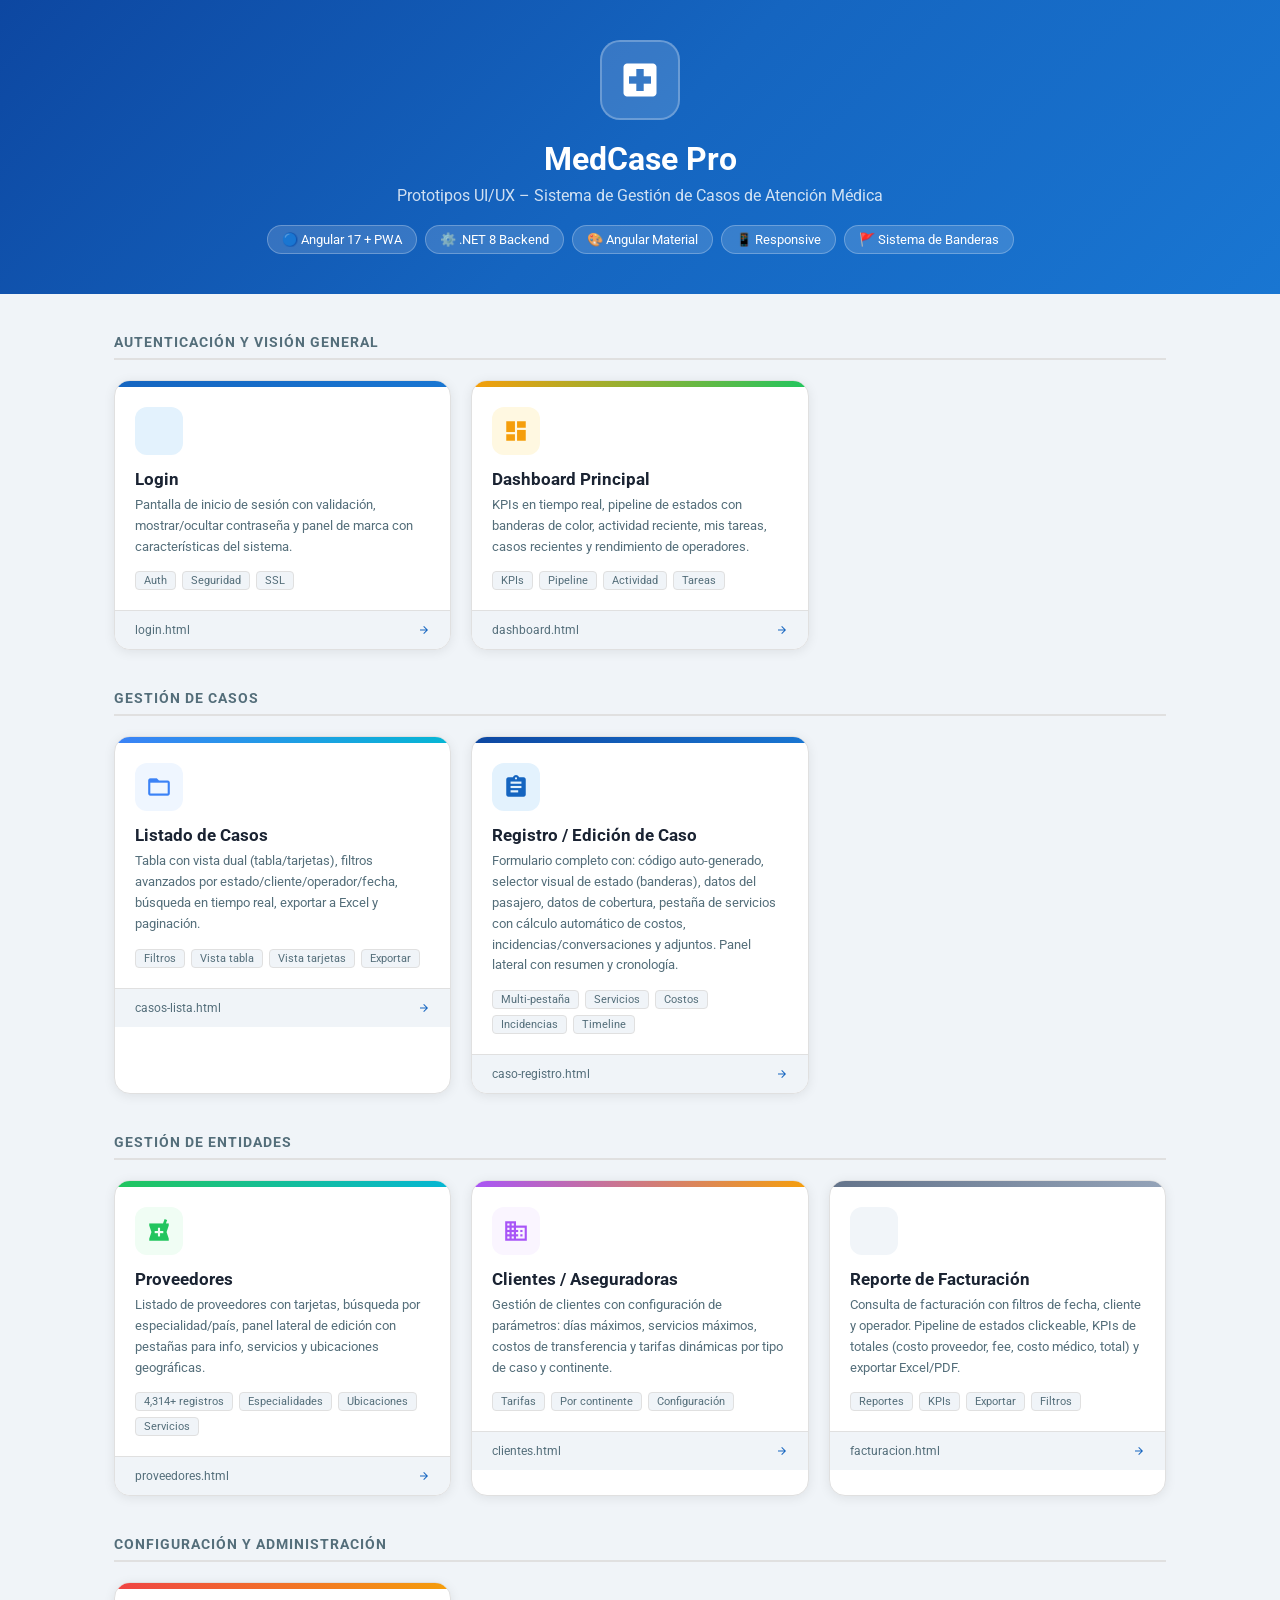
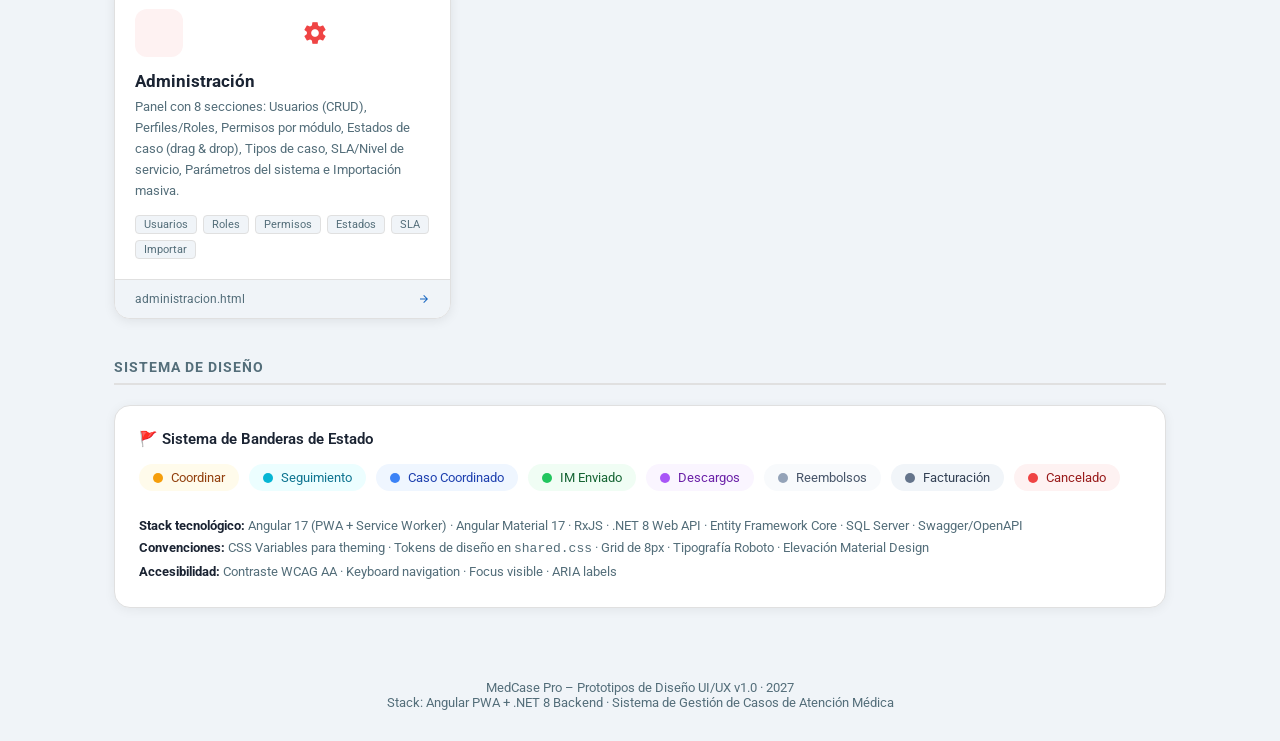
<file: Docs/index.html>
<!DOCTYPE html>
<html lang="es">
<head>
  <meta charset="UTF-8">
  <meta name="viewport" content="width=device-width, initial-scale=1.0">
  <title>MedCase Pro – Índice de Prototipos</title>
  <link rel="preconnect" href="https://fonts.googleapis.com">
  <link href="https://fonts.googleapis.com/css2?family=Roboto:wght@300;400;500;700&display=swap" rel="stylesheet">
  <link href="https://fonts.googleapis.com/icon?family=Material+Icons" rel="stylesheet">
  <style>
    :root { --primary:#1565C0; --primary-dark:#0D47A1; --primary-50:#E3F2FD; --bg:#F0F4F8; --surface:#FFFFFF; --text-primary:#1A2332; --text-secondary:#546E7A; --divider:#E0E0E0; }
    *,*::before,*::after{box-sizing:border-box;margin:0;padding:0}
    body{font-family:'Roboto',sans-serif;background:var(--bg);color:var(--text-primary);min-height:100vh}
    header{background:linear-gradient(135deg,#0D47A1,#1565C0,#1976D2);padding:40px 32px;text-align:center;color:white}
    .hero-icon{width:80px;height:80px;background:rgba(255,255,255,0.15);border-radius:20px;display:flex;align-items:center;justify-content:center;margin:0 auto 20px;border:2px solid rgba(255,255,255,0.25)}
    .hero-icon .material-icons{font-size:44px}
    h1{font-size:32px;font-weight:700;margin-bottom:8px}
    .subtitle{font-size:16px;opacity:0.8;margin-bottom:20px}
    .tech-badges{display:flex;gap:8px;justify-content:center;flex-wrap:wrap}
    .tech-badge{background:rgba(255,255,255,0.15);border:1px solid rgba(255,255,255,0.25);padding:6px 14px;border-radius:20px;font-size:13px}
    .content{max-width:1100px;margin:0 auto;padding:40px 24px}
    .grid{display:grid;grid-template-columns:repeat(auto-fill,minmax(300px,1fr));gap:20px}
    .card{background:var(--surface);border-radius:16px;overflow:hidden;box-shadow:0 2px 12px rgba(0,0,0,0.08);border:1px solid var(--divider);cursor:pointer;transition:all 0.25s;text-decoration:none;color:inherit;display:block}
    .card:hover{box-shadow:0 8px 32px rgba(21,101,192,0.2);transform:translateY(-4px);border-color:#BBDEFB}
    .card-top{height:6px}
    .card-body{padding:20px}
    .card-icon{width:48px;height:48px;border-radius:12px;display:flex;align-items:center;justify-content:center;margin-bottom:14px}
    .card-icon .material-icons{font-size:26px}
    .card-title{font-size:17px;font-weight:700;margin-bottom:6px}
    .card-desc{font-size:13px;color:var(--text-secondary);line-height:1.6;margin-bottom:14px}
    .card-tags{display:flex;gap:6px;flex-wrap:wrap}
    .tag{font-size:11px;background:var(--bg);border:1px solid var(--divider);padding:2px 8px;border-radius:4px;color:var(--text-secondary)}
    .card-footer-inner{padding:12px 20px;background:var(--bg);display:flex;align-items:center;justify-content:space-between;border-top:1px solid var(--divider)}
    .card-footer-inner span{font-size:12px;color:var(--text-secondary)}
    .card-footer-inner .material-icons{color:var(--primary)}
    .section-title{font-size:14px;font-weight:700;text-transform:uppercase;letter-spacing:1px;color:var(--text-secondary);margin-bottom:20px;margin-top:40px;padding-bottom:8px;border-bottom:2px solid var(--divider)}
    .section-title:first-child{margin-top:0}
    footer{text-align:center;padding:32px;color:var(--text-secondary);font-size:13px}
    @media(max-width:600px){.grid{grid-template-columns:1fr}.content{padding:24px 16px}}
  </style>
</head>
<body>
  <header>
    <div class="hero-icon"><span class="material-icons">local_hospital</span></div>
    <h1>MedCase Pro</h1>
    <div class="subtitle">Prototipos UI/UX – Sistema de Gestión de Casos de Atención Médica</div>
    <div class="tech-badges">
      <span class="tech-badge">🔵 Angular 17 + PWA</span>
      <span class="tech-badge">⚙️ .NET 8 Backend</span>
      <span class="tech-badge">🎨 Angular Material</span>
      <span class="tech-badge">📱 Responsive</span>
      <span class="tech-badge">🚩 Sistema de Banderas</span>
    </div>
  </header>

  <div class="content">

    <div class="section-title">Autenticación y Visión General</div>
    <div class="grid">
      <a href="login.html" class="card">
        <div class="card-top" style="background:linear-gradient(90deg,#1565C0,#1976D2)"></div>
        <div class="card-body">
          <div class="card-icon" style="background:#E3F2FD"><span class="material-icons" style="color:#1565C0">login</span></div>
          <div class="card-title">Login</div>
          <div class="card-desc">Pantalla de inicio de sesión con validación, mostrar/ocultar contraseña y panel de marca con características del sistema.</div>
          <div class="card-tags"><span class="tag">Auth</span><span class="tag">Seguridad</span><span class="tag">SSL</span></div>
        </div>
        <div class="card-footer-inner"><span>login.html</span><span class="material-icons">arrow_forward</span></div>
      </a>

      <a href="dashboard.html" class="card">
        <div class="card-top" style="background:linear-gradient(90deg,#F59E0B,#22C55E)"></div>
        <div class="card-body">
          <div class="card-icon" style="background:#FFF8E1"><span class="material-icons" style="color:#F59E0B">dashboard</span></div>
          <div class="card-title">Dashboard Principal</div>
          <div class="card-desc">KPIs en tiempo real, pipeline de estados con banderas de color, actividad reciente, mis tareas, casos recientes y rendimiento de operadores.</div>
          <div class="card-tags"><span class="tag">KPIs</span><span class="tag">Pipeline</span><span class="tag">Actividad</span><span class="tag">Tareas</span></div>
        </div>
        <div class="card-footer-inner"><span>dashboard.html</span><span class="material-icons">arrow_forward</span></div>
      </a>
    </div>

    <div class="section-title">Gestión de Casos</div>
    <div class="grid">
      <a href="casos-lista.html" class="card">
        <div class="card-top" style="background:linear-gradient(90deg,#3B82F6,#06B6D4)"></div>
        <div class="card-body">
          <div class="card-icon" style="background:#EFF6FF"><span class="material-icons" style="color:#3B82F6">folder_open</span></div>
          <div class="card-title">Listado de Casos</div>
          <div class="card-desc">Tabla con vista dual (tabla/tarjetas), filtros avanzados por estado/cliente/operador/fecha, búsqueda en tiempo real, exportar a Excel y paginación.</div>
          <div class="card-tags"><span class="tag">Filtros</span><span class="tag">Vista tabla</span><span class="tag">Vista tarjetas</span><span class="tag">Exportar</span></div>
        </div>
        <div class="card-footer-inner"><span>casos-lista.html</span><span class="material-icons">arrow_forward</span></div>
      </a>

      <a href="caso-registro.html" class="card">
        <div class="card-top" style="background:linear-gradient(90deg,#0D47A1,#1976D2)"></div>
        <div class="card-body">
          <div class="card-icon" style="background:#E3F2FD"><span class="material-icons" style="color:#1565C0">assignment</span></div>
          <div class="card-title">Registro / Edición de Caso</div>
          <div class="card-desc">Formulario completo con: código auto-generado, selector visual de estado (banderas), datos del pasajero, datos de cobertura, pestaña de servicios con cálculo automático de costos, incidencias/conversaciones y adjuntos. Panel lateral con resumen y cronología.</div>
          <div class="card-tags"><span class="tag">Multi-pestaña</span><span class="tag">Servicios</span><span class="tag">Costos</span><span class="tag">Incidencias</span><span class="tag">Timeline</span></div>
        </div>
        <div class="card-footer-inner"><span>caso-registro.html</span><span class="material-icons">arrow_forward</span></div>
      </a>
    </div>

    <div class="section-title">Gestión de Entidades</div>
    <div class="grid">
      <a href="proveedores.html" class="card">
        <div class="card-top" style="background:linear-gradient(90deg,#22C55E,#06B6D4)"></div>
        <div class="card-body">
          <div class="card-icon" style="background:#F0FDF4"><span class="material-icons" style="color:#22C55E">local_pharmacy</span></div>
          <div class="card-title">Proveedores</div>
          <div class="card-desc">Listado de proveedores con tarjetas, búsqueda por especialidad/país, panel lateral de edición con pestañas para info, servicios y ubicaciones geográficas.</div>
          <div class="card-tags"><span class="tag">4,314+ registros</span><span class="tag">Especialidades</span><span class="tag">Ubicaciones</span><span class="tag">Servicios</span></div>
        </div>
        <div class="card-footer-inner"><span>proveedores.html</span><span class="material-icons">arrow_forward</span></div>
      </a>

      <a href="clientes.html" class="card">
        <div class="card-top" style="background:linear-gradient(90deg,#A855F7,#F59E0B)"></div>
        <div class="card-body">
          <div class="card-icon" style="background:#FAF5FF"><span class="material-icons" style="color:#A855F7">business</span></div>
          <div class="card-title">Clientes / Aseguradoras</div>
          <div class="card-desc">Gestión de clientes con configuración de parámetros: días máximos, servicios máximos, costos de transferencia y tarifas dinámicas por tipo de caso y continente.</div>
          <div class="card-tags"><span class="tag">Tarifas</span><span class="tag">Por continente</span><span class="tag">Configuración</span></div>
        </div>
        <div class="card-footer-inner"><span>clientes.html</span><span class="material-icons">arrow_forward</span></div>
      </a>

      <a href="facturacion.html" class="card">
        <div class="card-top" style="background:linear-gradient(90deg,#64748B,#94A3B8)"></div>
        <div class="card-body">
          <div class="card-icon" style="background:#F1F5F9"><span class="material-icons" style="color:#64748B">receipt_long</span></div>
          <div class="card-title">Reporte de Facturación</div>
          <div class="card-desc">Consulta de facturación con filtros de fecha, cliente y operador. Pipeline de estados clickeable, KPIs de totales (costo proveedor, fee, costo médico, total) y exportar Excel/PDF.</div>
          <div class="card-tags"><span class="tag">Reportes</span><span class="tag">KPIs</span><span class="tag">Exportar</span><span class="tag">Filtros</span></div>
        </div>
        <div class="card-footer-inner"><span>facturacion.html</span><span class="material-icons">arrow_forward</span></div>
      </a>
    </div>

    <div class="section-title">Configuración y Administración</div>
    <div class="grid">
      <a href="administracion.html" class="card">
        <div class="card-top" style="background:linear-gradient(90deg,#EF4444,#F59E0B)"></div>
        <div class="card-body">
          <div class="card-icon" style="background:#FEF2F2"><span class="material-icons" style="color:#EF4444">admin_panel_settings</span></div>
          <div class="card-title">Administración</div>
          <div class="card-desc">Panel con 8 secciones: Usuarios (CRUD), Perfiles/Roles, Permisos por módulo, Estados de caso (drag & drop), Tipos de caso, SLA/Nivel de servicio, Parámetros del sistema e Importación masiva.</div>
          <div class="card-tags"><span class="tag">Usuarios</span><span class="tag">Roles</span><span class="tag">Permisos</span><span class="tag">Estados</span><span class="tag">SLA</span><span class="tag">Importar</span></div>
        </div>
        <div class="card-footer-inner"><span>administracion.html</span><span class="material-icons">arrow_forward</span></div>
      </a>
    </div>

    <!-- Design System Reference -->
    <div class="section-title">Sistema de Diseño</div>
    <div style="background:var(--surface);border-radius:16px;padding:24px;border:1px solid var(--divider);box-shadow:0 2px 12px rgba(0,0,0,0.06)">
      <div style="font-size:15px;font-weight:600;margin-bottom:16px">🚩 Sistema de Banderas de Estado</div>
      <div style="display:flex;gap:10px;flex-wrap:wrap;margin-bottom:24px">
        <span style="display:inline-flex;align-items:center;gap:8px;padding:6px 14px;border-radius:20px;font-size:13px;background:#FFFBEB;color:#92400E"><span style="width:10px;height:10px;border-radius:50%;background:#F59E0B;flex-shrink:0"></span>Coordinar</span>
        <span style="display:inline-flex;align-items:center;gap:8px;padding:6px 14px;border-radius:20px;font-size:13px;background:#ECFEFF;color:#0E7490"><span style="width:10px;height:10px;border-radius:50%;background:#06B6D4;flex-shrink:0"></span>Seguimiento</span>
        <span style="display:inline-flex;align-items:center;gap:8px;padding:6px 14px;border-radius:20px;font-size:13px;background:#EFF6FF;color:#1E40AF"><span style="width:10px;height:10px;border-radius:50%;background:#3B82F6;flex-shrink:0"></span>Caso Coordinado</span>
        <span style="display:inline-flex;align-items:center;gap:8px;padding:6px 14px;border-radius:20px;font-size:13px;background:#F0FDF4;color:#166534"><span style="width:10px;height:10px;border-radius:50%;background:#22C55E;flex-shrink:0"></span>IM Enviado</span>
        <span style="display:inline-flex;align-items:center;gap:8px;padding:6px 14px;border-radius:20px;font-size:13px;background:#FAF5FF;color:#6B21A8"><span style="width:10px;height:10px;border-radius:50%;background:#A855F7;flex-shrink:0"></span>Descargos</span>
        <span style="display:inline-flex;align-items:center;gap:8px;padding:6px 14px;border-radius:20px;font-size:13px;background:#F8FAFC;color:#475569"><span style="width:10px;height:10px;border-radius:50%;background:#94A3B8;flex-shrink:0"></span>Reembolsos</span>
        <span style="display:inline-flex;align-items:center;gap:8px;padding:6px 14px;border-radius:20px;font-size:13px;background:#F1F5F9;color:#334155"><span style="width:10px;height:10px;border-radius:50%;background:#64748B;flex-shrink:0"></span>Facturación</span>
        <span style="display:inline-flex;align-items:center;gap:8px;padding:6px 14px;border-radius:20px;font-size:13px;background:#FEF2F2;color:#991B1B"><span style="width:10px;height:10px;border-radius:50%;background:#EF4444;flex-shrink:0"></span>Cancelado</span>
      </div>
      <div style="font-size:13px;color:var(--text-secondary);line-height:1.7">
        <strong style="color:var(--text-primary)">Stack tecnológico:</strong> Angular 17 (PWA + Service Worker) · Angular Material 17 · RxJS · .NET 8 Web API · Entity Framework Core · SQL Server · Swagger/OpenAPI<br>
        <strong style="color:var(--text-primary)">Convenciones:</strong> CSS Variables para theming · Tokens de diseño en <code>shared.css</code> · Grid de 8px · Tipografía Roboto · Elevación Material Design<br>
        <strong style="color:var(--text-primary)">Accesibilidad:</strong> Contraste WCAG AA · Keyboard navigation · Focus visible · ARIA labels
      </div>
    </div>

  </div>

  <footer>
    MedCase Pro – Prototipos de Diseño UI/UX v1.0 · 2027<br>
    Stack: Angular PWA + .NET 8 Backend · Sistema de Gestión de Casos de Atención Médica
  </footer>
</body>
</html>
</file>
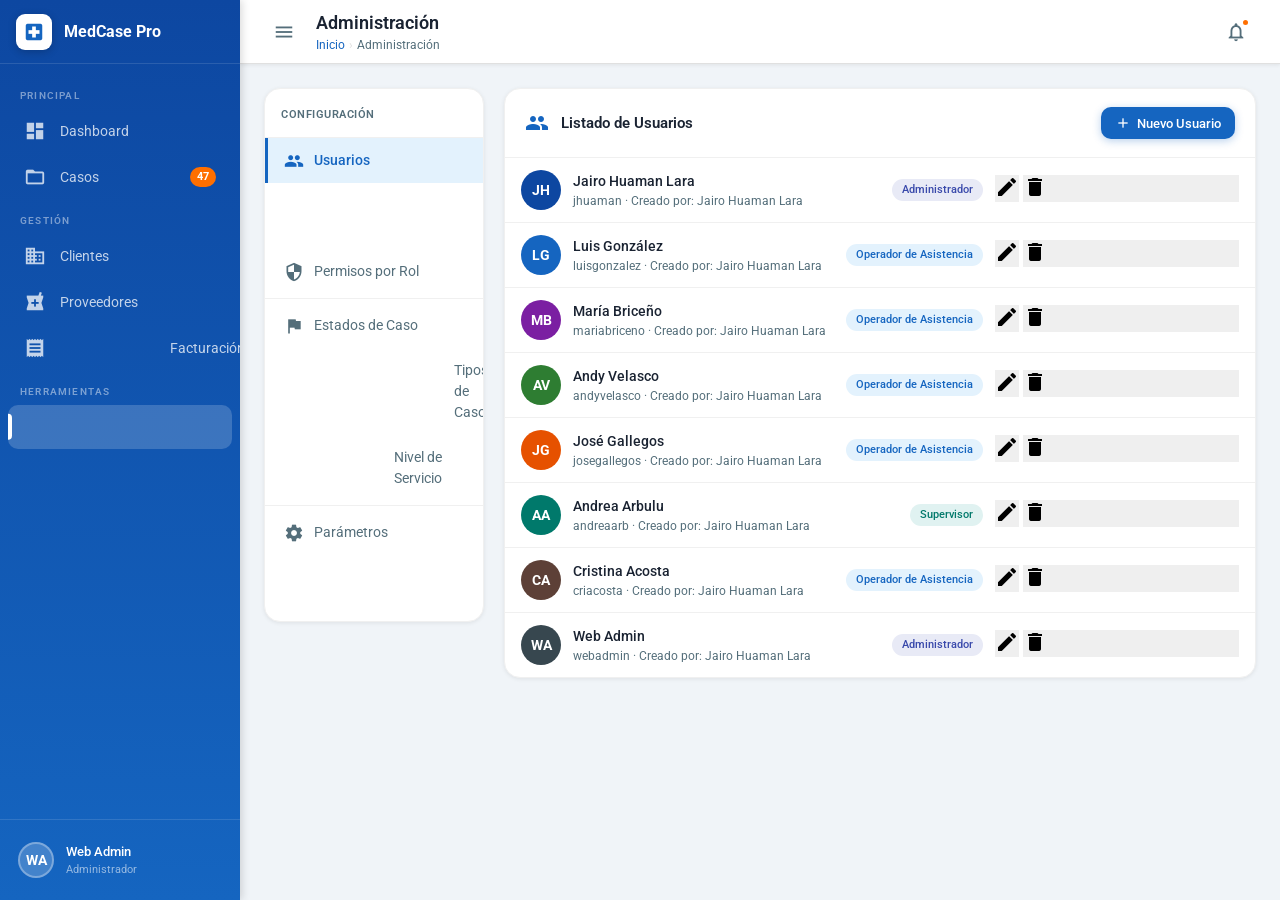
<file: Docs/administracion.html>
<!DOCTYPE html>
<html lang="es">
<head>
  <meta charset="UTF-8">
  <meta name="viewport" content="width=device-width, initial-scale=1.0">
  <title>MedCase Pro – Administración</title>
  <link rel="preconnect" href="https://fonts.googleapis.com">
  <link href="https://fonts.googleapis.com/css2?family=Roboto:wght@300;400;500;700&display=swap" rel="stylesheet">
  <link href="https://fonts.googleapis.com/icon?family=Material+Icons" rel="stylesheet">
  <link rel="stylesheet" href="shared.css">
  <style>
    .admin-layout { display: grid; grid-template-columns: 220px 1fr; gap: 20px; }
    .admin-nav { background: var(--surface); border-radius: var(--radius-lg); box-shadow: var(--shadow-sm); border: 1px solid var(--divider-light); overflow: hidden; height: fit-content; position: sticky; top: 0; }
    .admin-nav-item {
      display: flex;
      align-items: center;
      gap: 10px;
      padding: 12px 16px;
      cursor: pointer;
      font-size: 14px;
      color: var(--text-secondary);
      transition: all 0.2s;
      border-left: 3px solid transparent;
    }
    .admin-nav-item:hover { background: var(--bg); color: var(--primary); }
    .admin-nav-item.active { background: var(--primary-50); color: var(--primary); font-weight: 500; border-left-color: var(--primary); }
    .admin-nav-item .material-icons { font-size: 20px; }
    .admin-nav-divider { height: 1px; background: var(--divider-light); margin: 4px 0; }
    .admin-section { display: none; }
    .admin-section.active { display: block; }

    /* Usuarios */
    .user-list-item {
      display: flex;
      align-items: center;
      gap: 12px;
      padding: 12px 16px;
      border-bottom: 1px solid var(--divider-light);
      transition: background 0.15s;
      cursor: pointer;
    }
    .user-list-item:hover { background: var(--primary-50); }
    .user-list-item:last-child { border-bottom: none; }
    .user-av {
      width: 40px; height: 40px;
      border-radius: 50%;
      background: linear-gradient(135deg, #667eea, #764ba2);
      display: flex;
      align-items: center;
      justify-content: center;
      font-size: 14px;
      font-weight: 700;
      color: white;
      flex-shrink: 0;
    }
    .user-info-main { flex: 1; min-width: 0; }
    .user-name-main { font-size: 14px; font-weight: 500; }
    .user-role-main { font-size: 12px; color: var(--text-secondary); }
    .role-chip {
      font-size: 11px;
      padding: 3px 10px;
      border-radius: 20px;
      font-weight: 500;
    }
    .role-admin { background: #E8EAF6; color: #3949AB; }
    .role-supervisor { background: #E0F2F1; color: #00796B; }
    .role-operator { background: var(--primary-50); color: var(--primary); }

    /* Estados / situaciones */
    .estado-row {
      display: flex;
      align-items: center;
      gap: 12px;
      padding: 10px 16px;
      border-bottom: 1px solid var(--divider-light);
      cursor: grab;
    }
    .estado-row:last-child { border-bottom: none; }
    .drag-handle { color: var(--text-disabled); cursor: grab; }
    .drag-handle .material-icons { font-size: 20px; }
    .estado-flag {
      width: 24px; height: 24px;
      border-radius: 5px;
      flex-shrink: 0;
      cursor: pointer;
    }
    .estado-orden {
      width: 40px;
      height: 32px;
      border: 1.5px solid var(--divider);
      border-radius: 6px;
      text-align: center;
      font-size: 13px;
      background: var(--bg);
    }

    /* Permisos */
    .perm-table { width: 100%; border-collapse: collapse; }
    .perm-table th, .perm-table td { padding: 10px 14px; font-size: 13px; border-bottom: 1px solid var(--divider-light); text-align: left; }
    .perm-table th { background: var(--bg); font-size: 11px; text-transform: uppercase; letter-spacing: 0.4px; color: var(--text-secondary); font-weight: 600; }
    .perm-table tr:last-child td { border-bottom: none; }
    .perm-check { accent-color: var(--primary); width: 16px; height: 16px; cursor: pointer; }

    /* Nivel de servicio */
    .sla-item {
      display: flex;
      align-items: center;
      gap: 12px;
      padding: 12px 0;
      border-bottom: 1px solid var(--divider-light);
    }
    .sla-item:last-child { border-bottom: none; }
    .sla-color { width: 16px; height: 16px; border-radius: 4px; flex-shrink: 0; }
    .sla-name { font-size: 14px; font-weight: 500; flex: 1; }
    .sla-input { height: 34px; width: 80px; border: 1.5px solid var(--divider); border-radius: 6px; padding: 0 8px; font-size: 13px; text-align: center; }

    @media (max-width: 768px) { .admin-layout { grid-template-columns: 1fr; } .admin-nav { position: static; } }
  </style>
</head>
<body>
<div class="app-shell">
  <aside class="sidebar" id="sidebar">
    <div class="sidebar-brand" onclick="toggleSidebar()"><div class="brand-icon"><span class="material-icons">local_hospital</span></div><span class="brand-text">MedCase Pro</span></div>
    <nav class="sidebar-nav">
      <div class="nav-section-label">Principal</div>
      <div class="nav-item" onclick="go('dashboard.html')"><span class="material-icons">dashboard</span><span class="nav-label">Dashboard</span></div>
      <div class="nav-item" onclick="go('casos-lista.html')"><span class="material-icons">folder_open</span><span class="nav-label">Casos</span><span class="nav-badge">47</span></div>
      <div class="nav-section-label">Gestión</div>
      <div class="nav-item" onclick="go('clientes.html')"><span class="material-icons">business</span><span class="nav-label">Clientes</span></div>
      <div class="nav-item" onclick="go('proveedores.html')"><span class="material-icons">local_pharmacy</span><span class="nav-label">Proveedores</span></div>
      <div class="nav-item" onclick="go('facturacion.html')"><span class="material-icons">receipt_long</span><span class="nav-label">Facturación</span></div>
      <div class="nav-section-label">Herramientas</div>
      <div class="nav-item active"><span class="material-icons">admin_panel_settings</span><span class="nav-label">Administración</span></div>
    </nav>
    <div class="sidebar-bottom"><div class="user-card"><div class="user-avatar">WA</div><div class="user-info"><div class="user-name">Web Admin</div><div class="user-role">Administrador</div></div></div></div>
  </aside>

  <div class="main-area">
    <header class="header">
      <button class="header-toggle" onclick="toggleSidebar()"><span class="material-icons">menu</span></button>
      <div><div class="page-title">Administración</div><div class="breadcrumb"><a href="dashboard.html">Inicio</a><span class="sep">›</span><span>Administración</span></div></div>
      <div style="flex:1"></div>
      <button class="icon-btn"><span class="material-icons">notifications_none</span><span class="notif-dot"></span></button>
    </header>

    <main class="content">
      <div class="admin-layout">

        <!-- Admin Nav -->
        <div class="admin-nav">
          <div style="padding:12px 16px;border-bottom:1px solid var(--divider-light)">
            <span style="font-size:11px;font-weight:600;text-transform:uppercase;letter-spacing:0.5px;color:var(--text-secondary)">Configuración</span>
          </div>
          <div class="admin-nav-item active" onclick="switchSection('usuarios',this)"><span class="material-icons">people</span>Usuarios</div>
          <div class="admin-nav-item" onclick="switchSection('roles',this)"><span class="material-icons">manage_accounts</span>Perfiles / Roles</div>
          <div class="admin-nav-item" onclick="switchSection('permisos',this)"><span class="material-icons">security</span>Permisos por Rol</div>
          <div class="admin-nav-divider"></div>
          <div class="admin-nav-item" onclick="switchSection('estados',this)"><span class="material-icons">flag</span>Estados de Caso</div>
          <div class="admin-nav-item" onclick="switchSection('tipos',this)"><span class="material-icons">category</span>Tipos de Caso</div>
          <div class="admin-nav-item" onclick="switchSection('sla',this)"><span class="material-icons">speed</span>Nivel de Servicio</div>
          <div class="admin-nav-divider"></div>
          <div class="admin-nav-item" onclick="switchSection('parametros',this)"><span class="material-icons">settings</span>Parámetros</div>
          <div class="admin-nav-item" onclick="switchSection('importar',this)"><span class="material-icons">upload_file</span>Importar Casos</div>
        </div>

        <!-- Admin Content -->
        <div>

          <!-- USUARIOS -->
          <div class="admin-section active" id="sec-usuarios">
            <div class="card">
              <div class="card-header">
                <span class="material-icons" style="color:var(--primary)">people</span>
                <span class="card-title">Listado de Usuarios</span>
                <button class="btn btn-primary btn-sm" onclick="showUserForm()"><span class="material-icons">add</span>Nuevo Usuario</button>
              </div>
              <div id="userList">
                <!-- JS renders -->
              </div>
            </div>
            <!-- Form -->
            <div class="card mt-4" id="userForm" style="display:none">
              <div class="card-header">
                <span class="material-icons" style="color:var(--primary)">person_add</span>
                <span class="card-title">Nuevo / Editar Usuario</span>
                <button class="btn btn-outline btn-sm" onclick="document.getElementById('userForm').style.display='none'"><span class="material-icons">close</span></button>
              </div>
              <div class="card-body">
                <div class="form-grid form-grid-2">
                  <div class="form-group"><label class="form-label">Nombre Completo <span class="required">*</span></label><input type="text" class="form-control" placeholder="Nombre y apellido"></div>
                  <div class="form-group"><label class="form-label">Usuario <span class="required">*</span></label><input type="text" class="form-control" placeholder="Ej. jramos"></div>
                  <div class="form-group"><label class="form-label">Correo <span class="required">*</span></label><input type="email" class="form-control" placeholder="correo@empresa.com"></div>
                  <div class="form-group"><label class="form-label">Perfil <span class="required">*</span></label>
                    <select class="form-control">
                      <option>Administrador</option>
                      <option>Supervisor</option>
                      <option selected>Operador de Asistencia</option>
                    </select>
                  </div>
                  <div class="form-group"><label class="form-label">Contraseña</label><input type="password" class="form-control" placeholder="••••••••"></div>
                  <div class="form-group"><label class="form-label">Confirmar Contraseña</label><input type="password" class="form-control" placeholder="••••••••"></div>
                  <div class="form-group" style="flex-direction:row;align-items:center;gap:8px;padding-top:16px">
                    <input type="checkbox" checked style="accent-color:var(--primary);width:16px;height:16px"><label class="form-label" style="margin:0">Activo</label>
                  </div>
                </div>
              </div>
              <div class="card-footer" style="justify-content:flex-end;gap:8px">
                <button class="btn btn-outline btn-sm" onclick="document.getElementById('userForm').style.display='none'">Cancelar</button>
                <button class="btn btn-primary btn-sm" onclick="saveUser()"><span class="material-icons">save</span>Guardar Usuario</button>
              </div>
            </div>
          </div>

          <!-- ROLES -->
          <div class="admin-section" id="sec-roles">
            <div class="card">
              <div class="card-header">
                <span class="material-icons" style="color:var(--primary)">manage_accounts</span>
                <span class="card-title">Perfiles / Roles del Sistema</span>
                <button class="btn btn-primary btn-sm"><span class="material-icons">add</span>Nuevo Perfil</button>
              </div>
              <div class="table-container">
                <table>
                  <thead><tr><th>ID</th><th>Nombre del Perfil</th><th>Descripción</th><th>Usuarios</th><th>Activo</th><th>Acciones</th></tr></thead>
                  <tbody>
                    <tr><td>1</td><td><strong>Administrador</strong></td><td>Acceso total al sistema</td><td><span class="status-badge status-coordinado" style="font-size:11px">2 usuarios</span></td><td><span class="status-badge status-enviado" style="font-size:11px">Sí</span></td><td><div class="actions-cell"><button class="action-icon"><span class="material-icons">edit</span></button></div></td></tr>
                    <tr><td>2</td><td><strong>Supervisor</strong></td><td>Gestión de operadores y reportes</td><td><span class="status-badge status-coordinado" style="font-size:11px">3 usuarios</span></td><td><span class="status-badge status-enviado" style="font-size:11px">Sí</span></td><td><div class="actions-cell"><button class="action-icon"><span class="material-icons">edit</span></button></div></td></tr>
                    <tr><td>3</td><td><strong>Operador de Asistencia</strong></td><td>Registro y gestión de casos</td><td><span class="status-badge status-coordinado" style="font-size:11px">14 usuarios</span></td><td><span class="status-badge status-enviado" style="font-size:11px">Sí</span></td><td><div class="actions-cell"><button class="action-icon"><span class="material-icons">edit</span></button></div></td></tr>
                    <tr><td>4</td><td><strong>Solo Lectura</strong></td><td>Consulta sin modificaciones</td><td><span class="status-badge status-coordinado" style="font-size:11px">0 usuarios</span></td><td><span class="status-badge status-cancelado" style="font-size:11px">No</span></td><td><div class="actions-cell"><button class="action-icon"><span class="material-icons">edit</span></button></div></td></tr>
                  </tbody>
                </table>
              </div>
            </div>
          </div>

          <!-- PERMISOS -->
          <div class="admin-section" id="sec-permisos">
            <div class="card">
              <div class="card-header">
                <span class="material-icons" style="color:var(--primary)">security</span>
                <span class="card-title">Permisos por Rol</span>
                <select style="height:36px;border:1.5px solid var(--divider);border-radius:var(--radius-md);padding:0 12px;font-size:13px;background:white;cursor:pointer;outline:none">
                  <option>Administrador</option>
                  <option>Supervisor</option>
                  <option selected>Operador de Asistencia</option>
                </select>
              </div>
              <div class="table-container">
                <table class="perm-table">
                  <thead><tr><th>Módulo</th><th>Ver</th><th>Crear</th><th>Editar</th><th>Eliminar</th><th>Exportar</th></tr></thead>
                  <tbody>
                    <tr><td><strong>Casos</strong></td><td><input type="checkbox" class="perm-check" checked></td><td><input type="checkbox" class="perm-check" checked></td><td><input type="checkbox" class="perm-check" checked></td><td><input type="checkbox" class="perm-check"></td><td><input type="checkbox" class="perm-check" checked></td></tr>
                    <tr><td><strong>Clientes</strong></td><td><input type="checkbox" class="perm-check" checked></td><td><input type="checkbox" class="perm-check"></td><td><input type="checkbox" class="perm-check"></td><td><input type="checkbox" class="perm-check"></td><td><input type="checkbox" class="perm-check"></td></tr>
                    <tr><td><strong>Proveedores</strong></td><td><input type="checkbox" class="perm-check" checked></td><td><input type="checkbox" class="perm-check" checked></td><td><input type="checkbox" class="perm-check" checked></td><td><input type="checkbox" class="perm-check"></td><td><input type="checkbox" class="perm-check"></td></tr>
                    <tr><td><strong>Facturación</strong></td><td><input type="checkbox" class="perm-check" checked></td><td><input type="checkbox" class="perm-check"></td><td><input type="checkbox" class="perm-check"></td><td><input type="checkbox" class="perm-check"></td><td><input type="checkbox" class="perm-check" checked></td></tr>
                    <tr><td><strong>Usuarios</strong></td><td><input type="checkbox" class="perm-check"></td><td><input type="checkbox" class="perm-check"></td><td><input type="checkbox" class="perm-check"></td><td><input type="checkbox" class="perm-check"></td><td><input type="checkbox" class="perm-check"></td></tr>
                    <tr><td><strong>Administración</strong></td><td><input type="checkbox" class="perm-check"></td><td><input type="checkbox" class="perm-check"></td><td><input type="checkbox" class="perm-check"></td><td><input type="checkbox" class="perm-check"></td><td><input type="checkbox" class="perm-check"></td></tr>
                  </tbody>
                </table>
              </div>
              <div class="card-footer" style="justify-content:flex-end">
                <button class="btn btn-primary btn-sm" onclick="alert('✅ Permisos guardados')"><span class="material-icons">save</span>Guardar Permisos</button>
              </div>
            </div>
          </div>

          <!-- ESTADOS -->
          <div class="admin-section" id="sec-estados">
            <div class="card">
              <div class="card-header">
                <span class="material-icons" style="color:var(--primary)">flag</span>
                <span class="card-title">Estados de Caso (Situaciones)</span>
                <span class="text-secondary text-xs">Arrastra para reordenar</span>
              </div>
              <div id="estadosList">
                <!-- JS renders -->
              </div>
              <!-- New estado form -->
              <div style="padding:16px 20px;border-top:1px solid var(--divider-light);background:var(--bg)">
                <div style="font-size:12px;font-weight:600;text-transform:uppercase;color:var(--text-secondary);margin-bottom:12px">Crear / Actualizar Estado</div>
                <div style="display:flex;gap:12px;align-items:flex-end;flex-wrap:wrap">
                  <div class="form-group"><label class="form-label">Descripción</label><input type="text" class="form-control" placeholder="Nombre del estado…" style="width:200px"></div>
                  <div class="form-group"><label class="form-label">Icono / Color</label>
                    <div style="display:flex;gap:6px">
                      <div style="width:32px;height:32px;border-radius:6px;background:var(--s-coordinar);cursor:pointer;border:2px solid transparent" onclick="selectColor(this,'#F59E0B')"></div>
                      <div style="width:32px;height:32px;border-radius:6px;background:var(--s-seguimiento);cursor:pointer" onclick="selectColor(this,'#06B6D4')"></div>
                      <div style="width:32px;height:32px;border-radius:6px;background:var(--s-coordinado);cursor:pointer" onclick="selectColor(this,'#3B82F6')"></div>
                      <div style="width:32px;height:32px;border-radius:6px;background:var(--s-enviado);cursor:pointer" onclick="selectColor(this,'#22C55E')"></div>
                      <div style="width:32px;height:32px;border-radius:6px;background:var(--s-descargos);cursor:pointer" onclick="selectColor(this,'#A855F7')"></div>
                      <div style="width:32px;height:32px;border-radius:6px;background:var(--s-reembolsos);cursor:pointer" onclick="selectColor(this,'#94A3B8')"></div>
                      <div style="width:32px;height:32px;border-radius:6px;background:var(--s-facturacion);cursor:pointer" onclick="selectColor(this,'#64748B')"></div>
                      <div style="width:32px;height:32px;border-radius:6px;background:var(--s-cancelado);cursor:pointer" onclick="selectColor(this,'#EF4444')"></div>
                    </div>
                  </div>
                  <div class="form-group"><label class="form-label">Orden</label><input type="number" class="form-control" style="width:70px" value="9"></div>
                  <div class="form-group" style="flex-direction:row;align-items:center;gap:6px;padding-bottom:1px">
                    <input type="checkbox" checked style="accent-color:var(--primary);width:15px;height:15px"><label class="form-label" style="margin:0;white-space:nowrap">Activo</label>
                  </div>
                  <button class="btn btn-primary btn-sm" onclick="alert('✅ Estado guardado')"><span class="material-icons">save</span>Grabar Estado</button>
                </div>
              </div>
            </div>
          </div>

          <!-- TIPOS DE CASO -->
          <div class="admin-section" id="sec-tipos">
            <div class="card">
              <div class="card-header">
                <span class="material-icons" style="color:var(--primary)">category</span>
                <span class="card-title">Tipos de Caso</span>
              </div>
              <div class="table-container">
                <table>
                  <thead><tr><th>ID</th><th>Valor</th><th>Activo</th><th>Usuario</th><th>Creación</th><th>Acciones</th></tr></thead>
                  <tbody>
                    <tr><td>1</td><td><strong>Simple</strong></td><td><span class="status-badge status-enviado" style="font-size:11px">Sí</span></td><td>yeroan</td><td>25/02/2014</td><td><div class="actions-cell"><button class="action-icon"><span class="material-icons">edit</span></button><button class="action-icon danger"><span class="material-icons">delete_outline</span></button></div></td></tr>
                    <tr><td>2</td><td><strong>Medio</strong></td><td><span class="status-badge status-enviado" style="font-size:11px">Sí</span></td><td>yeroan</td><td>25/02/2014</td><td><div class="actions-cell"><button class="action-icon"><span class="material-icons">edit</span></button><button class="action-icon danger"><span class="material-icons">delete_outline</span></button></div></td></tr>
                    <tr><td>3</td><td><strong>Complejo</strong></td><td><span class="status-badge status-enviado" style="font-size:11px">Sí</span></td><td>yeroan</td><td>25/02/2014</td><td><div class="actions-cell"><button class="action-icon"><span class="material-icons">edit</span></button><button class="action-icon danger"><span class="material-icons">delete_outline</span></button></div></td></tr>
                    <tr><td>5</td><td><strong>Crítico</strong></td><td><span class="status-badge status-enviado" style="font-size:11px">Sí</span></td><td>yeroan</td><td>16/04/2026</td><td><div class="actions-cell"><button class="action-icon"><span class="material-icons">edit</span></button><button class="action-icon danger"><span class="material-icons">delete_outline</span></button></div></td></tr>
                    <tr><td>4</td><td><s style="color:var(--text-secondary)">Simple (duplicado)</s></td><td><span class="status-badge status-cancelado" style="font-size:11px">No</span></td><td>yeroan</td><td>24/03/2026</td><td><div class="actions-cell"><button class="action-icon"><span class="material-icons">edit</span></button><button class="action-icon danger"><span class="material-icons">delete_outline</span></button></div></td></tr>
                  </tbody>
                </table>
              </div>
              <div style="padding:14px 20px;border-top:1px solid var(--divider-light);background:var(--bg)">
                <div style="font-size:12px;font-weight:600;text-transform:uppercase;color:var(--text-secondary);margin-bottom:12px">Crear Tipo</div>
                <div style="display:flex;gap:12px;align-items:flex-end;flex-wrap:wrap">
                  <div class="form-group"><label class="form-label">Valor</label><input type="text" class="form-control" placeholder="Nombre del tipo…" style="width:200px"></div>
                  <div class="form-group" style="flex-direction:row;align-items:center;gap:6px;padding-bottom:1px">
                    <input type="checkbox" checked style="accent-color:var(--primary);width:15px;height:15px"><label class="form-label" style="margin:0">Activo</label>
                  </div>
                  <button class="btn btn-primary btn-sm" onclick="alert('✅ Tipo guardado')"><span class="material-icons">add</span>Crear Tipo</button>
                </div>
              </div>
            </div>
          </div>

          <!-- SLA -->
          <div class="admin-section" id="sec-sla">
            <div class="card">
              <div class="card-header">
                <span class="material-icons" style="color:var(--primary)">speed</span>
                <span class="card-title">Nivel de Servicio (SLA)</span>
              </div>
              <div class="card-body">
                <p class="text-secondary text-sm mb-4">Define los tiempos máximos de respuesta y atención por tipo de caso. El sistema generará alertas automáticas cuando se acerque al vencimiento.</p>
                <div class="sla-item"><div class="sla-color" style="background:var(--s-cancelado)"></div><span class="sla-name">Casos Críticos</span><span class="text-secondary text-sm">Respuesta inicial: </span><input type="number" class="sla-input" value="1"><span class="text-sm text-secondary">hora(s)</span><input type="number" class="sla-input" value="24" style="margin-left:12px"><span class="text-sm text-secondary">cierre</span></div>
                <div class="sla-item"><div class="sla-color" style="background:var(--s-coordinar)"></div><span class="sla-name">Casos Complejos</span><span class="text-secondary text-sm">Respuesta inicial: </span><input type="number" class="sla-input" value="4"><span class="text-sm text-secondary">hora(s)</span><input type="number" class="sla-input" value="72" style="margin-left:12px"><span class="text-sm text-secondary">cierre</span></div>
                <div class="sla-item"><div class="sla-color" style="background:var(--s-seguimiento)"></div><span class="sla-name">Casos Medios</span><span class="text-secondary text-sm">Respuesta inicial: </span><input type="number" class="sla-input" value="8"><span class="text-sm text-secondary">hora(s)</span><input type="number" class="sla-input" value="120" style="margin-left:12px"><span class="text-sm text-secondary">cierre</span></div>
                <div class="sla-item"><div class="sla-color" style="background:var(--s-enviado)"></div><span class="sla-name">Casos Simples</span><span class="text-secondary text-sm">Respuesta inicial: </span><input type="number" class="sla-input" value="24"><span class="text-sm text-secondary">hora(s)</span><input type="number" class="sla-input" value="168" style="margin-left:12px"><span class="text-sm text-secondary">cierre</span></div>
              </div>
              <div class="card-footer" style="justify-content:flex-end">
                <button class="btn btn-primary btn-sm" onclick="alert('✅ SLA guardado')"><span class="material-icons">save</span>Guardar SLA</button>
              </div>
            </div>
          </div>

          <!-- PARÁMETROS -->
          <div class="admin-section" id="sec-parametros">
            <div class="card">
              <div class="card-header"><span class="material-icons" style="color:var(--primary)">settings</span><span class="card-title">Parámetros del Sistema</span></div>
              <div class="card-body">
                <div class="form-grid form-grid-2" style="gap:16px">
                  <div class="form-group"><label class="form-label">Nombre del Sistema</label><input type="text" class="form-control" value="MedCase Pro"></div>
                  <div class="form-group"><label class="form-label">Empresa Principal</label><select class="form-control"><option selected>UNIVERSAL MED ASSIST</option><option>VENEZERV ASSISTANCE</option></select></div>
                  <div class="form-group"><label class="form-label">Prefijo de Casos</label><input type="text" class="form-control" value="UMA"></div>
                  <div class="form-group"><label class="form-label">Moneda Base</label><select class="form-control"><option>USD</option><option>EUR</option><option>ARS</option></select></div>
                  <div class="form-group"><label class="form-label">Zona Horaria</label><select class="form-control"><option>America/Lima (UTC-5)</option><option>America/Caracas (UTC-4)</option></select></div>
                  <div class="form-group"><label class="form-label">Idioma del Sistema</label><select class="form-control"><option>Español</option><option>Inglés</option><option>Portugués</option></select></div>
                  <div class="form-group form-col-2"><label class="form-label">Mensaje de Aviso (Dashboard)</label><textarea class="form-control" rows="2">Por favor no dejar casos pendientes</textarea></div>
                </div>
              </div>
              <div class="card-footer" style="justify-content:flex-end">
                <button class="btn btn-primary btn-sm" onclick="alert('✅ Parámetros guardados')"><span class="material-icons">save</span>Guardar</button>
              </div>
            </div>
          </div>

          <!-- IMPORTAR -->
          <div class="admin-section" id="sec-importar">
            <div class="card">
              <div class="card-header"><span class="material-icons" style="color:var(--primary)">upload_file</span><span class="card-title">Importar Casos desde Excel</span></div>
              <div class="card-body">
                <div class="alert alert-info"><span class="material-icons">info</span>Descarga la plantilla Excel, complétala con los datos de los casos y súbela aquí para importación masiva.</div>
                <div style="display:flex;gap:12px;margin-top:16px;flex-wrap:wrap">
                  <button class="btn btn-outline"><span class="material-icons">download</span>Descargar Plantilla</button>
                  <button class="btn btn-primary"><span class="material-icons">upload</span>Seleccionar Archivo</button>
                </div>
                <div style="margin-top:20px;background:var(--bg);border-radius:var(--radius-md);padding:16px">
                  <div style="font-size:13px;font-weight:600;margin-bottom:8px">Última importación</div>
                  <div style="font-size:13px;color:var(--text-secondary)">Fecha: 05/08/2026 · Archivo: casos_agosto_2026.xlsx · 48 casos importados · 2 errores</div>
                </div>
              </div>
            </div>
          </div>

        </div>
      </div>
    </main>
  </div>
</div>

<script>
const USUARIOS = [
  { name:'Jairo Huaman Lara',   user:'jhuaman',      role:'Administrador',         color:'#0D47A1', roleClass:'role-admin'     },
  { name:'Luis González',        user:'luisgonzalez', role:'Operador de Asistencia', color:'#1565C0', roleClass:'role-operator'  },
  { name:'María Briceño',        user:'mariabriceno', role:'Operador de Asistencia', color:'#7B1FA2', roleClass:'role-operator'  },
  { name:'Andy Velasco',         user:'andyvelasco',  role:'Operador de Asistencia', color:'#2E7D32', roleClass:'role-operator'  },
  { name:'José Gallegos',        user:'josegallegos', role:'Operador de Asistencia', color:'#E65100', roleClass:'role-operator'  },
  { name:'Andrea Arbulu',        user:'andreaarb',    role:'Supervisor',            color:'#00796B', roleClass:'role-supervisor' },
  { name:'Cristina Acosta',      user:'criacosta',    role:'Operador de Asistencia', color:'#5D4037', roleClass:'role-operator'  },
  { name:'Web Admin',            user:'webadmin',     role:'Administrador',         color:'#37474F', roleClass:'role-admin'     },
];

const ESTADOS = [
  { id:1,  label:'COORDINAR',           color:'#F59E0B', orden:1, activo:true  },
  { id:20, label:'SEGUIMIENTO/PENDIENTE',color:'#06B6D4', orden:2, activo:true  },
  { id:11, label:'CASO COORDINADO',     color:'#3B82F6', orden:4, activo:true  },
  { id:2,  label:'IM ENVIADO',          color:'#22C55E', orden:5, activo:true  },
  { id:5,  label:'DESCARGOS',           color:'#A855F7', orden:6, activo:true  },
  { id:12, label:'REEMBOLSOS',          color:'#94A3B8', orden:7, activo:true  },
  { id:4,  label:'FACTURACIÓN',         color:'#64748B', orden:8, activo:true  },
  { id:7,  label:'CANCELADO',           color:'#EF4444', orden:9, activo:true  },
];

function renderUsers() {
  document.getElementById('userList').innerHTML = USUARIOS.map(u => `
    <div class="user-list-item">
      <div class="user-av" style="background:${u.color}">${u.name.split(' ').slice(0,2).map(w=>w[0]).join('').toUpperCase()}</div>
      <div class="user-info-main">
        <div class="user-name-main">${u.name}</div>
        <div class="user-role-main">${u.user} · Creado por: Jairo Huaman Lara</div>
      </div>
      <span class="role-chip ${u.roleClass}">${u.role}</span>
      <div class="actions-cell">
        <button class="action-icon" onclick=""><span class="material-icons">edit</span></button>
        <button class="action-icon danger" onclick=""><span class="material-icons">delete_outline</span></button>
      </div>
    </div>
  `).join('');
}

function renderEstados() {
  document.getElementById('estadosList').innerHTML = ESTADOS.map(e => `
    <div class="estado-row">
      <div class="drag-handle"><span class="material-icons">drag_indicator</span></div>
      <div class="estado-flag" style="background:${e.color}"></div>
      <span style="flex:1;font-size:14px;font-weight:500">${e.label}</span>
      <span class="text-secondary text-sm">ID: ${e.id}</span>
      <input type="number" class="estado-orden" value="${e.orden}" min="1">
      <span class="status-badge ${e.activo ? 'status-enviado' : 'status-cancelado'}" style="font-size:11px">${e.activo ? 'Activo' : 'Inactivo'}</span>
      <div class="actions-cell">
        <button class="action-icon"><span class="material-icons">edit</span></button>
        <button class="action-icon danger"><span class="material-icons">delete_outline</span></button>
      </div>
    </div>
  `).join('');
}

function switchSection(id, el) {
  document.querySelectorAll('.admin-section').forEach(s => s.classList.remove('active'));
  document.querySelectorAll('.admin-nav-item').forEach(n => n.classList.remove('active'));
  document.getElementById('sec-'+id).classList.add('active');
  el.classList.add('active');
}

function showUserForm() {
  const f = document.getElementById('userForm');
  f.style.display = f.style.display === 'none' ? 'block' : 'none';
  if(f.style.display==='block') f.scrollIntoView({behavior:'smooth'});
}
function saveUser() { alert('✅ Usuario guardado'); document.getElementById('userForm').style.display='none'; }
function selectColor(el, c) { document.querySelectorAll('.sla-color-btn').forEach(b=>b.style.outline='none'); el.style.outline = '3px solid #1565C0'; }
function go(url) { window.location.href = url; }
function toggleSidebar() { document.getElementById('sidebar').classList.toggle('collapsed'); }

renderUsers();
renderEstados();
</script>
</body>
</html>
</file>
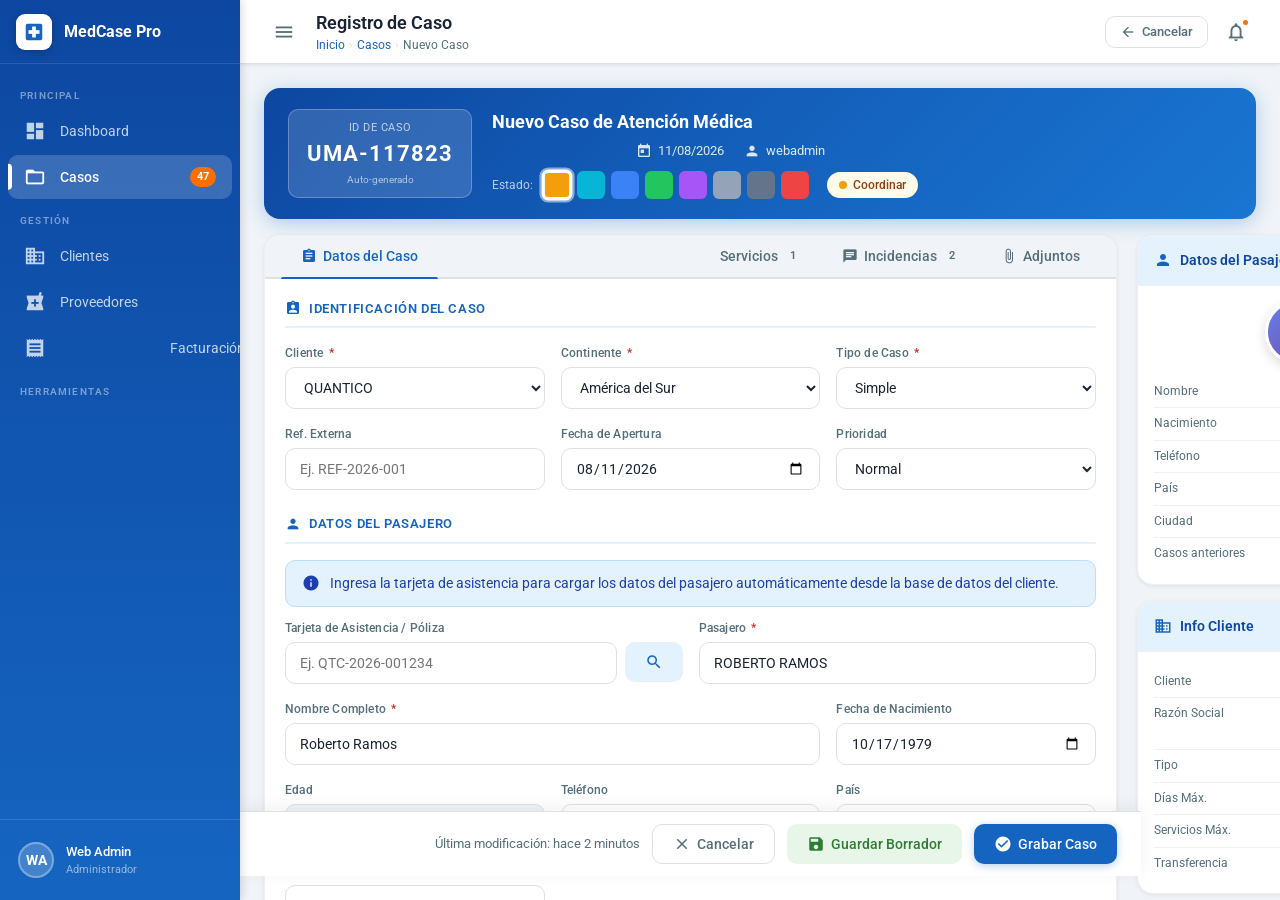
<file: Docs/caso-registro.html>
<!DOCTYPE html>
<html lang="es">
<head>
  <meta charset="UTF-8">
  <meta name="viewport" content="width=device-width, initial-scale=1.0">
  <title>MedCase Pro – Registro de Caso</title>
  <link rel="preconnect" href="https://fonts.googleapis.com">
  <link href="https://fonts.googleapis.com/css2?family=Roboto:wght@300;400;500;700&display=swap" rel="stylesheet">
  <link href="https://fonts.googleapis.com/icon?family=Material+Icons" rel="stylesheet">
  <link rel="stylesheet" href="shared.css">
  <style>
    .caso-layout {
      display: grid;
      grid-template-columns: 1fr 320px;
      gap: 20px;
      align-items: start;
    }
    .main-form { display: flex; flex-direction: column; gap: 16px; }

    /* Header de caso */
    .caso-header-card {
      background: linear-gradient(135deg, #0D47A1 0%, #1565C0 60%, #1976D2 100%);
      border-radius: var(--radius-lg);
      padding: 20px 24px;
      color: white;
      display: flex;
      align-items: center;
      gap: 20px;
      box-shadow: 0 4px 20px rgba(21,101,192,0.3);
    }
    .caso-id-box {
      background: rgba(255,255,255,0.15);
      border: 1px solid rgba(255,255,255,0.25);
      border-radius: 10px;
      padding: 10px 18px;
      text-align: center;
      backdrop-filter: blur(10px);
    }
    .caso-id-label { font-size: 11px; opacity: 0.7; letter-spacing: 0.5px; }
    .caso-id-value { font-size: 22px; font-weight: 700; letter-spacing: 1px; }
    .caso-header-main { flex: 1; }
    .caso-status-row { display: flex; align-items: center; gap: 10px; margin-top: 10px; flex-wrap: wrap; }
    .status-flag-selector {
      display: flex;
      gap: 6px;
      flex-wrap: wrap;
    }
    .flag-btn {
      width: 28px; height: 28px;
      border-radius: 6px;
      cursor: pointer;
      border: 3px solid transparent;
      transition: all 0.2s;
      flex-shrink: 0;
    }
    .flag-btn:hover { transform: scale(1.15); }
    .flag-btn.selected { border-color: white; box-shadow: 0 0 0 2px rgba(255,255,255,0.5); transform: scale(1.1); }
    .header-meta {
      display: flex;
      gap: 20px;
      font-size: 13px;
      opacity: 0.85;
      flex-wrap: wrap;
    }
    .header-meta-item { display: flex; align-items: center; gap: 6px; }
    .header-meta-item .material-icons { font-size: 16px; }

    /* Tabs */
    .form-tabs {
      background: var(--surface);
      border-radius: var(--radius-lg);
      box-shadow: var(--shadow-sm);
      border: 1px solid var(--divider-light);
      overflow: hidden;
    }
    .form-tabs .tabs {
      margin: 0;
      padding: 0 16px;
      background: var(--bg);
      border-bottom: 2px solid var(--divider);
    }
    .form-tabs .tab-content { padding: 20px; }

    /* Servicios table */
    .service-row { display: grid; grid-template-columns: 80px 1fr 1fr 100px 100px 100px 40px; gap: 8px; align-items: center; padding: 8px 0; border-bottom: 1px solid var(--divider-light); }
    .service-row:last-child { border-bottom: none; }
    .service-row-header { font-size: 11px; font-weight: 600; text-transform: uppercase; color: var(--text-secondary); letter-spacing: 0.3px; }
    .service-input { height: 34px; border: 1.5px solid var(--divider); border-radius: 6px; padding: 0 8px; font-size: 13px; font-family: 'Roboto', sans-serif; outline: none; transition: border-color 0.2s; }
    .service-input:focus { border-color: var(--primary); }

    /* Incidencias */
    .incidencia-item {
      background: var(--bg);
      border-radius: var(--radius-md);
      padding: 12px 14px;
      margin-bottom: 10px;
      border-left: 3px solid var(--primary);
    }
    .incidencia-header { display: flex; align-items: center; gap: 8px; margin-bottom: 6px; }
    .incidencia-user { font-size: 12px; font-weight: 600; color: var(--primary); }
    .incidencia-date { font-size: 11px; color: var(--text-secondary); }
    .incidencia-badge {
      font-size: 10px;
      padding: 2px 7px;
      border-radius: 10px;
      font-weight: 500;
    }
    .incidencia-badge.whatsapp { background: #E8F5E9; color: #2E7D32; }
    .incidencia-badge.nota { background: var(--primary-50); color: var(--primary); }
    .incidencia-text { font-size: 13px; color: var(--text-primary); line-height: 1.5; }
    .incidencia-compose {
      display: flex;
      flex-direction: column;
      gap: 8px;
      background: var(--bg);
      border-radius: var(--radius-md);
      padding: 12px;
      border: 1px dashed var(--divider);
    }
    .incidencia-type-selector { display: flex; gap: 8px; }

    /* Side panel */
    .side-panel { display: flex; flex-direction: column; gap: 16px; }
    .info-card { background: var(--surface); border-radius: var(--radius-lg); box-shadow: var(--shadow-sm); border: 1px solid var(--divider-light); overflow: hidden; }
    .info-card-header { padding: 14px 16px; background: var(--primary-50); border-bottom: 1px solid var(--divider-light); display: flex; align-items: center; gap: 8px; }
    .info-card-header .material-icons { font-size: 18px; color: var(--primary); }
    .info-card-title { font-size: 14px; font-weight: 600; color: var(--primary-dark); }
    .info-card-body { padding: 14px 16px; }
    .info-row { display: flex; justify-content: space-between; align-items: flex-start; padding: 6px 0; border-bottom: 1px solid var(--divider-light); gap: 8px; }
    .info-row:last-child { border-bottom: none; }
    .info-key { font-size: 12px; color: var(--text-secondary); flex-shrink: 0; }
    .info-val { font-size: 13px; font-weight: 500; color: var(--text-primary); text-align: right; }
    .passenger-avatar-big {
      width: 64px; height: 64px;
      border-radius: 50%;
      background: linear-gradient(135deg, #667eea, #764ba2);
      display: flex;
      align-items: center;
      justify-content: center;
      font-size: 24px;
      font-weight: 700;
      color: white;
      margin: 0 auto 12px;
      border: 3px solid white;
      box-shadow: 0 4px 12px rgba(0,0,0,0.15);
    }
    .timeline-item {
      display: flex;
      gap: 10px;
      padding: 8px 0;
      font-size: 12px;
      position: relative;
    }
    .timeline-item::before {
      content: '';
      position: absolute;
      left: 11px;
      top: 28px;
      bottom: -4px;
      width: 1px;
      background: var(--divider);
    }
    .timeline-item:last-child::before { display: none; }
    .timeline-dot {
      width: 24px; height: 24px;
      border-radius: 50%;
      background: var(--primary-50);
      border: 2px solid var(--primary-100);
      display: flex;
      align-items: center;
      justify-content: center;
      flex-shrink: 0;
    }
    .timeline-dot .material-icons { font-size: 13px; color: var(--primary); }
    .timeline-text { color: var(--text-primary); line-height: 1.4; }
    .timeline-time { font-size: 11px; color: var(--text-secondary); margin-top: 1px; }

    /* Float save bar */
    .float-save {
      position: sticky;
      bottom: 0;
      background: white;
      border-top: 1px solid var(--divider);
      padding: 12px 24px;
      display: flex;
      align-items: center;
      gap: 12px;
      justify-content: flex-end;
      z-index: 40;
      margin: 0 -24px -24px;
      box-shadow: 0 -4px 16px rgba(0,0,0,0.06);
    }

    @media (max-width: 900px) {
      .caso-layout { grid-template-columns: 1fr; }
      .service-row { grid-template-columns: 60px 1fr 1fr 80px; }
    }
  </style>
</head>
<body>
<div class="app-shell">
  <!-- SIDEBAR -->
  <aside class="sidebar" id="sidebar">
    <div class="sidebar-brand" onclick="toggleSidebar()">
      <div class="brand-icon"><span class="material-icons">local_hospital</span></div>
      <span class="brand-text">MedCase Pro</span>
    </div>
    <nav class="sidebar-nav">
      <div class="nav-section-label">Principal</div>
      <div class="nav-item" onclick="go('dashboard.html')"><span class="material-icons">dashboard</span><span class="nav-label">Dashboard</span></div>
      <div class="nav-item active" onclick="go('casos-lista.html')"><span class="material-icons">folder_open</span><span class="nav-label">Casos</span><span class="nav-badge">47</span></div>
      <div class="nav-section-label">Gestión</div>
      <div class="nav-item" onclick="go('clientes.html')"><span class="material-icons">business</span><span class="nav-label">Clientes</span></div>
      <div class="nav-item" onclick="go('proveedores.html')"><span class="material-icons">local_pharmacy</span><span class="nav-label">Proveedores</span></div>
      <div class="nav-item" onclick="go('facturacion.html')"><span class="material-icons">receipt_long</span><span class="nav-label">Facturación</span></div>
      <div class="nav-section-label">Herramientas</div>
      <div class="nav-item" onclick="go('administracion.html')"><span class="material-icons">admin_panel_settings</span><span class="nav-label">Administración</span></div>
    </nav>
    <div class="sidebar-bottom">
      <div class="user-card">
        <div class="user-avatar">WA</div>
        <div class="user-info"><div class="user-name">Web Admin</div><div class="user-role">Administrador</div></div>
      </div>
    </div>
  </aside>

  <div class="main-area">
    <header class="header">
      <button class="header-toggle" onclick="toggleSidebar()"><span class="material-icons">menu</span></button>
      <div>
        <div class="page-title">Registro de Caso</div>
        <div class="breadcrumb"><a href="dashboard.html">Inicio</a><span class="sep">›</span><a href="casos-lista.html">Casos</a><span class="sep">›</span><span>Nuevo Caso</span></div>
      </div>
      <div style="flex:1"></div>
      <div class="header-actions">
        <button class="btn btn-outline btn-sm" onclick="go('casos-lista.html')"><span class="material-icons">arrow_back</span> Cancelar</button>
        <button class="icon-btn"><span class="material-icons">notifications_none</span><span class="notif-dot"></span></button>
      </div>
    </header>

    <main class="content">
      <!-- Caso Header Card -->
      <div class="caso-header-card mb-4">
        <div class="caso-id-box">
          <div class="caso-id-label">ID DE CASO</div>
          <div class="caso-id-value">UMA-117823</div>
          <div style="font-size:10px;opacity:0.6;margin-top:2px">Auto-generado</div>
        </div>
        <div class="caso-header-main">
          <div style="font-size:18px;font-weight:700;margin-bottom:6px">Nuevo Caso de Atención Médica</div>
          <div class="header-meta">
            <div class="header-meta-item"><span class="material-icons">calendar_today</span>11/08/2026</div>
            <div class="header-meta-item"><span class="material-icons">person</span>webadmin</div>
          </div>
          <div class="caso-status-row">
            <span style="font-size:12px;opacity:0.7">Estado:</span>
            <div class="status-flag-selector" id="flagSelector">
              <div class="flag-btn selected" style="background:var(--s-coordinar)" data-status="coordinar" data-tooltip="Coordinar" onclick="selectStatus(this)"></div>
              <div class="flag-btn" style="background:var(--s-seguimiento)" data-status="seguimiento" data-tooltip="Seguimiento" onclick="selectStatus(this)"></div>
              <div class="flag-btn" style="background:var(--s-coordinado)" data-status="coordinado" data-tooltip="Caso Coordinado" onclick="selectStatus(this)"></div>
              <div class="flag-btn" style="background:var(--s-enviado)" data-status="enviado" data-tooltip="IM Enviado" onclick="selectStatus(this)"></div>
              <div class="flag-btn" style="background:var(--s-descargos)" data-status="descargos" data-tooltip="Descargos" onclick="selectStatus(this)"></div>
              <div class="flag-btn" style="background:var(--s-reembolsos)" data-status="reembolsos" data-tooltip="Reembolsos" onclick="selectStatus(this)"></div>
              <div class="flag-btn" style="background:var(--s-facturacion)" data-status="facturacion" data-tooltip="Facturación" onclick="selectStatus(this)"></div>
              <div class="flag-btn" style="background:var(--s-cancelado)" data-status="cancelado" data-tooltip="Cancelado" onclick="selectStatus(this)"></div>
            </div>
            <span id="currentStatusLabel" class="status-badge status-coordinar" style="margin-left:8px">
              <span class="flag-dot"></span>Coordinar
            </span>
          </div>
        </div>
      </div>

      <div class="caso-layout">
        <!-- Main Form -->
        <div class="main-form">

          <!-- Tabs -->
          <div class="form-tabs">
            <div class="tabs">
              <div class="tab-item active" onclick="switchTab('datos')"><span class="material-icons">assignment</span>Datos del Caso</div>
              <div class="tab-item" onclick="switchTab('servicios')"><span class="material-icons">medical_services</span>Servicios<span class="tab-count" id="servCount">1</span></div>
              <div class="tab-item" onclick="switchTab('incidencias')"><span class="material-icons">chat</span>Incidencias<span class="tab-count" id="incCount">2</span></div>
              <div class="tab-item" onclick="switchTab('adjuntos')"><span class="material-icons">attach_file</span>Adjuntos</div>
            </div>

            <!-- Tab: Datos del Caso -->
            <div class="form-tabs-content tab-panel active" id="tab-datos">
              <div class="tab-content">

                <!-- Sección 1: Identificación -->
                <div class="form-section">
                  <div class="form-section-title"><span class="material-icons">assignment_ind</span>Identificación del Caso</div>
                  <div class="form-grid form-grid-3">
                    <div class="form-group">
                      <label class="form-label">Cliente <span class="required">*</span></label>
                      <select class="form-control" onchange="updateCasoCosts()">
                        <option value="">Seleccionar cliente…</option>
                        <option selected>QUANTICO</option>
                        <option>WMC</option>
                        <option>GO ASSISTANCE</option>
                        <option>WTA</option>
                        <option>PASSPORT CARD</option>
                        <option>INTERMAC ASSISTANCE</option>
                      </select>
                    </div>
                    <div class="form-group">
                      <label class="form-label">Continente <span class="required">*</span></label>
                      <select class="form-control">
                        <option>América del Sur</option>
                        <option>América del Norte</option>
                        <option>Europa</option>
                        <option>Asia</option>
                        <option>África</option>
                        <option>Oceanía</option>
                      </select>
                    </div>
                    <div class="form-group">
                      <label class="form-label">Tipo de Caso <span class="required">*</span></label>
                      <select class="form-control" onchange="updateCasoCosts()">
                        <option>Simple</option>
                        <option>Medio</option>
                        <option>Complejo</option>
                        <option>Crítico</option>
                      </select>
                    </div>
                    <div class="form-group">
                      <label class="form-label">Ref. Externa</label>
                      <input type="text" class="form-control" placeholder="Ej. REF-2026-001">
                    </div>
                    <div class="form-group">
                      <label class="form-label">Fecha de Apertura</label>
                      <input type="date" class="form-control" value="2026-08-11">
                    </div>
                    <div class="form-group">
                      <label class="form-label">Prioridad</label>
                      <select class="form-control">
                        <option>Normal</option>
                        <option>Alta</option>
                        <option>Urgente</option>
                      </select>
                    </div>
                  </div>
                </div>

                <!-- Sección 2: Pasajero -->
                <div class="form-section">
                  <div class="form-section-title"><span class="material-icons">person</span>Datos del Pasajero</div>
                  <div class="alert alert-info mb-3">
                    <span class="material-icons">info</span>
                    Ingresa la tarjeta de asistencia para cargar los datos del pasajero automáticamente desde la base de datos del cliente.
                  </div>
                  <div class="form-grid form-grid-2" style="margin-bottom:16px">
                    <div class="form-group">
                      <label class="form-label">Tarjeta de Asistencia / Póliza</label>
                      <div style="display:flex;gap:8px">
                        <input type="text" class="form-control" placeholder="Ej. QTC-2026-001234" id="polizaInput">
                        <button class="btn btn-secondary" onclick="searchPoliza()"><span class="material-icons">search</span></button>
                      </div>
                    </div>
                    <div class="form-group">
                      <label class="form-label">Pasajero <span class="required">*</span></label>
                      <input type="text" class="form-control" placeholder="Buscar o ingresar nombre…" id="pasajeroInput" value="ROBERTO RAMOS">
                    </div>
                  </div>
                  <div class="form-grid form-grid-3">
                    <div class="form-group form-col-2">
                      <label class="form-label">Nombre Completo <span class="required">*</span></label>
                      <input type="text" class="form-control" value="Roberto Ramos">
                    </div>
                    <div class="form-group">
                      <label class="form-label">Fecha de Nacimiento</label>
                      <input type="date" class="form-control" value="1979-10-17">
                    </div>
                    <div class="form-group">
                      <label class="form-label">Edad</label>
                      <input type="text" class="form-control" value="46" disabled>
                    </div>
                    <div class="form-group">
                      <label class="form-label">Teléfono</label>
                      <input type="text" class="form-control" value="4545454654">
                    </div>
                    <div class="form-group">
                      <label class="form-label">País</label>
                      <select class="form-control">
                        <option selected>PERÚ</option>
                        <option>ARGENTINA</option>
                        <option>BRASIL</option>
                        <option>COLOMBIA</option>
                        <option>MÉXICO</option>
                        <option>CHILE</option>
                      </select>
                    </div>
                    <div class="form-group">
                      <label class="form-label">Ciudad</label>
                      <input type="text" class="form-control" value="Lima">
                    </div>
                    <div class="form-group form-col-3">
                      <label class="form-label">Dirección</label>
                      <input type="text" class="form-control" value="Jr lima 123">
                    </div>
                    <div class="form-group form-col-3">
                      <label class="form-label">Síntomas / Motivo de Consulta</label>
                      <textarea class="form-control" rows="3" maxlength="300" placeholder="Describe los síntomas o motivo del caso…">Es una prueba</textarea>
                      <div class="form-hint">13/300 caracteres</div>
                    </div>
                  </div>
                </div>

                <!-- Vigencia de póliza -->
                <div class="form-section">
                  <div class="form-section-title"><span class="material-icons">verified_user</span>Cobertura del Seguro</div>
                  <div class="form-grid form-grid-4">
                    <div class="form-group">
                      <label class="form-label">Marca</label>
                      <select class="form-control">
                        <option value="">--</option>
                        <option>QUANTICO BASIC</option>
                        <option>QUANTICO PLUS</option>
                        <option>QUANTICO PREMIUM</option>
                      </select>
                    </div>
                    <div class="form-group">
                      <label class="form-label">Producto</label>
                      <select class="form-control"><option>--</option></select>
                    </div>
                    <div class="form-group">
                      <label class="form-label">Inicio Vigencia</label>
                      <input type="date" class="form-control" value="2026-07-01">
                    </div>
                    <div class="form-group">
                      <label class="form-label">Fin Vigencia</label>
                      <input type="date" class="form-control" value="2026-09-01">
                    </div>
                  </div>
                </div>

              </div>
            </div>

            <!-- Tab: Servicios -->
            <div class="form-tabs-content tab-panel" id="tab-servicios">
              <div class="tab-content">
                <!-- Formulario nuevo servicio -->
                <div class="form-section">
                  <div class="form-section-title"><span class="material-icons">add_circle</span>Agregar Servicio Médico</div>
                  <div class="form-grid form-grid-3">
                    <div class="form-group form-col-2">
                      <label class="form-label">Proveedor <span class="required">*</span></label>
                      <div style="display:flex;gap:8px">
                        <input type="text" class="form-control" placeholder="Buscar proveedor…" id="proveedorInput">
                        <button class="btn btn-secondary btn-icon" onclick="searchProveedor()"><span class="material-icons">search</span></button>
                      </div>
                    </div>
                    <div class="form-group">
                      <label class="form-label">Contacto</label>
                      <input type="text" class="form-control" placeholder="Nombre del contacto">
                    </div>
                    <div class="form-group">
                      <label class="form-label">Servicio Solicitado <span class="required">*</span></label>
                      <input type="text" class="form-control" placeholder="Ej. Consulta médica general">
                    </div>
                    <div class="form-group">
                      <label class="form-label">Servicio Recibido</label>
                      <input type="text" class="form-control" placeholder="Descripción del servicio brindado">
                    </div>
                    <div class="form-group">
                      <label class="form-label">Fecha de Atención <span class="required">*</span></label>
                      <input type="date" class="form-control" value="2026-08-11">
                    </div>
                    <div class="form-group">
                      <label class="form-label">Deducible (USD)</label>
                      <input type="number" class="form-control" value="0" min="0">
                    </div>
                    <div class="form-group">
                      <label class="form-label">Garantía (USD)</label>
                      <input type="number" class="form-control" value="0" min="0">
                    </div>
                    <div class="form-group">
                      <label class="form-label">Costo Proveedor (USD)</label>
                      <input type="number" class="form-control" id="costoProv" value="0" oninput="calcCosts()">
                    </div>
                    <div class="form-group">
                      <label class="form-label">Fee (%)</label>
                      <input type="number" class="form-control" id="feePct" value="0" oninput="calcCosts()">
                    </div>
                    <div class="form-group">
                      <label class="form-label">Costo Cliente (USD) <span style="color:var(--success);font-size:10px">auto</span></label>
                      <input type="text" class="form-control" id="costoCliente" value="0" disabled style="background:#F0FDF4;color:var(--success);font-weight:600">
                    </div>
                    <div class="form-group">
                      <label class="form-label">Informe Médico</label>
                      <input type="date" class="form-control">
                    </div>
                    <div class="form-group">
                      <label class="form-label">Recepción Factura</label>
                      <input type="date" class="form-control">
                    </div>
                    <div class="form-group form-col-3">
                      <label class="form-label">Observación Costo Proveedor</label>
                      <textarea class="form-control" rows="2" maxlength="400" placeholder="Detalles del costo del proveedor…"></textarea>
                    </div>
                    <div class="form-group form-col-3">
                      <label class="form-label">Observación Costo Cliente</label>
                      <textarea class="form-control" rows="2" maxlength="400" placeholder="Detalles del costo al cliente…"></textarea>
                    </div>
                  </div>
                  <div style="display:flex;justify-content:flex-end;gap:8px;margin-top:12px">
                    <button class="btn btn-outline"><span class="material-icons">close</span>Limpiar</button>
                    <button class="btn btn-primary" onclick="addServicio()"><span class="material-icons">save</span>Grabar Servicio</button>
                  </div>
                </div>

                <!-- Lista servicios -->
                <div class="form-section">
                  <div class="form-section-title"><span class="material-icons">list</span>Servicios Registrados</div>
                  <div class="table-container">
                    <table>
                      <thead>
                        <tr>
                          <th>ID Servicio</th>
                          <th>F. Atención</th>
                          <th>Proveedor</th>
                          <th>Servicio</th>
                          <th>Deducible</th>
                          <th>C. Proveedor</th>
                          <th>Fee</th>
                          <th>C. Cliente</th>
                          <th>Inf. Médico</th>
                          <th>Factura</th>
                          <th></th>
                        </tr>
                      </thead>
                      <tbody id="serviciosTable">
                        <tr>
                          <td><span style="color:var(--primary);font-weight:500;font-size:13px">144584-26</span></td>
                          <td class="date-cell">11/08/2026</td>
                          <td>MEDIC SERVICE S.A.</td>
                          <td>PRUEBA</td>
                          <td>USD 100.00</td>
                          <td>USD 50.00</td>
                          <td>0%</td>
                          <td style="color:var(--success);font-weight:600">USD 50.00</td>
                          <td class="date-cell">11/08/2026</td>
                          <td class="date-cell">11/08/2026</td>
                          <td><div class="actions-cell"><button class="action-icon" onclick=""><span class="material-icons">edit</span></button><button class="action-icon danger"><span class="material-icons">delete_outline</span></button></div></td>
                        </tr>
                      </tbody>
                    </table>
                  </div>
                  <div style="display:flex;justify-content:flex-end;gap:20px;padding:12px 0;font-size:13px;font-weight:600;border-top:1px solid var(--divider-light);margin-top:8px">
                    <span>Total Proveedor: <span style="color:var(--error)">USD 50.00</span></span>
                    <span>Total Fee: <span style="color:var(--primary)">USD 0.00</span></span>
                    <span>Total Cliente: <span style="color:var(--success)">USD 50.00</span></span>
                  </div>
                </div>
              </div>
            </div>

            <!-- Tab: Incidencias -->
            <div class="form-tabs-content tab-panel" id="tab-incidencias">
              <div class="tab-content">
                <div class="form-section">
                  <div class="form-section-title"><span class="material-icons">chat_bubble</span>Historial de Incidencias</div>

                  <div class="incidencia-item">
                    <div class="incidencia-header">
                      <span class="incidencia-user">webadmin</span>
                      <span class="incidencia-date">11/08/2026 10:48</span>
                      <span class="incidencia-badge nota">Nota Interna</span>
                    </div>
                    <div class="incidencia-text">El pasajero llama para coordinar atención médica. Se contacta con MEDIC SERVICE S.A. para agendar consulta para hoy a las 3pm.</div>
                  </div>
                  <div class="incidencia-item" style="border-color:var(--s-enviado)">
                    <div class="incidencia-header">
                      <span class="incidencia-user">luisgonzalez</span>
                      <span class="incidencia-date">10/08/2026 17:30</span>
                      <span class="incidencia-badge whatsapp">WhatsApp</span>
                    </div>
                    <div class="incidencia-text">Confirmación recibida por WhatsApp: el pasajero fue atendido sin problemas. Se solicita informe médico al proveedor.</div>
                  </div>

                  <!-- Compose -->
                  <div class="incidencia-compose" style="margin-top:16px">
                    <div class="incidencia-type-selector">
                      <span class="chip active" onclick="setIncType(this,'nota')"><span class="material-icons">note</span>Nota Interna</span>
                      <span class="chip" onclick="setIncType(this,'whatsapp')"><span class="material-icons">chat</span>WhatsApp</span>
                      <span class="chip" onclick="setIncType(this,'email')"><span class="material-icons">email</span>Email</span>
                      <span class="chip" onclick="setIncType(this,'llamada')"><span class="material-icons">call</span>Llamada</span>
                    </div>
                    <textarea class="form-control" rows="3" placeholder="Escribe la incidencia o novedad del caso…"></textarea>
                    <div style="display:flex;justify-content:flex-end;gap:8px">
                      <button class="btn btn-primary btn-sm" onclick="addIncidencia()"><span class="material-icons">send</span>Registrar</button>
                    </div>
                  </div>
                </div>
              </div>
            </div>

            <!-- Tab: Adjuntos -->
            <div class="form-tabs-content tab-panel" id="tab-adjuntos">
              <div class="tab-content">
                <div class="form-section">
                  <div class="form-section-title"><span class="material-icons">cloud_upload</span>Documentos Adjuntos</div>
                  <div style="border:2px dashed var(--divider);border-radius:var(--radius-lg);padding:40px;text-align:center;cursor:pointer;transition:all 0.2s;background:var(--bg)" onclick="this.style.borderColor='var(--primary)'" ondragover="event.preventDefault()">
                    <span class="material-icons" style="font-size:48px;color:var(--text-disabled)">cloud_upload</span>
                    <p style="font-size:15px;color:var(--text-secondary);margin-top:12px">Arrastra archivos aquí o <span style="color:var(--primary);font-weight:500">haz clic para seleccionar</span></p>
                    <p class="text-xs text-secondary mt-2">PDF, PNG, JPG, DOCX · Máx. 10MB por archivo</p>
                  </div>
                  <div style="margin-top:16px">
                    <div style="display:flex;align-items:center;gap:10px;padding:10px 12px;background:var(--bg);border-radius:var(--radius-md);margin-bottom:8px">
                      <span class="material-icons" style="color:#EF4444">picture_as_pdf</span>
                      <span style="flex:1;font-size:13px">Informe_medico_117822.pdf</span>
                      <span class="text-xs text-secondary">1.2 MB</span>
                      <button class="action-icon"><span class="material-icons">download</span></button>
                      <button class="action-icon danger"><span class="material-icons">delete_outline</span></button>
                    </div>
                    <div style="display:flex;align-items:center;gap:10px;padding:10px 12px;background:var(--bg);border-radius:var(--radius-md)">
                      <span class="material-icons" style="color:#1565C0">image</span>
                      <span style="flex:1;font-size:13px">Factura_proveedor.jpg</span>
                      <span class="text-xs text-secondary">843 KB</span>
                      <button class="action-icon"><span class="material-icons">download</span></button>
                      <button class="action-icon danger"><span class="material-icons">delete_outline</span></button>
                    </div>
                  </div>
                </div>
              </div>
            </div>
          </div>

          <!-- Float Save -->
          <div class="float-save">
            <span class="text-sm text-secondary">Última modificación: hace 2 minutos</span>
            <button class="btn btn-outline" onclick="go('casos-lista.html')"><span class="material-icons">close</span>Cancelar</button>
            <button class="btn btn-success" onclick="saveDraft()"><span class="material-icons">save</span>Guardar Borrador</button>
            <button class="btn btn-primary" onclick="saveCase()"><span class="material-icons">check_circle</span>Grabar Caso</button>
          </div>

        </div><!-- /main-form -->

        <!-- Side Panel -->
        <div class="side-panel">

          <!-- Datos pasajero resumen -->
          <div class="info-card">
            <div class="info-card-header">
              <span class="material-icons">person</span>
              <span class="info-card-title">Datos del Pasajero</span>
            </div>
            <div class="info-card-body">
              <div class="passenger-avatar-big">RR</div>
              <div class="info-row"><span class="info-key">Nombre</span><span class="info-val">Roberto Ramos</span></div>
              <div class="info-row"><span class="info-key">Nacimiento</span><span class="info-val">17/10/1979 (46 años)</span></div>
              <div class="info-row"><span class="info-key">Teléfono</span><span class="info-val">4545454654</span></div>
              <div class="info-row"><span class="info-key">País</span><span class="info-val">🇵🇪 Perú</span></div>
              <div class="info-row"><span class="info-key">Ciudad</span><span class="info-val">Lima</span></div>
              <div class="info-row"><span class="info-key">Casos anteriores</span><span class="info-val" style="color:var(--primary);cursor:pointer">3 casos</span></div>
            </div>
          </div>

          <!-- Info del cliente -->
          <div class="info-card">
            <div class="info-card-header">
              <span class="material-icons">business</span>
              <span class="info-card-title">Info Cliente</span>
            </div>
            <div class="info-card-body">
              <div class="info-row"><span class="info-key">Cliente</span><span class="info-val">QUANTICO</span></div>
              <div class="info-row"><span class="info-key">Razón Social</span><span class="info-val">QUANTICO SERVICIOS DE ASISTENCIAS</span></div>
              <div class="info-row"><span class="info-key">Tipo</span><span class="info-val">Simple → USD 40</span></div>
              <div class="info-row"><span class="info-key">Días Máx.</span><span class="info-val">45 días</span></div>
              <div class="info-row"><span class="info-key">Servicios Máx.</span><span class="info-val">100 servicios</span></div>
              <div class="info-row"><span class="info-key">Transferencia</span><span class="info-val">USD 0</span></div>
            </div>
          </div>

          <!-- Costos resumen -->
          <div class="info-card">
            <div class="info-card-header">
              <span class="material-icons">monetization_on</span>
              <span class="info-card-title">Resumen de Costos</span>
            </div>
            <div class="info-card-body">
              <div class="info-row"><span class="info-key">Costo Proveedor</span><span class="info-val" style="color:var(--error)">USD 50.00</span></div>
              <div class="info-row"><span class="info-key">Fee</span><span class="info-val">USD 0.00</span></div>
              <div class="info-row"><span class="info-key">Deducible</span><span class="info-val">USD 100.00</span></div>
              <div class="info-row"><span class="info-key">Garantías</span><span class="info-val">USD 0.00</span></div>
              <div style="padding:12px 0 0;border-top:2px solid var(--primary-50);margin-top:8px">
                <div style="display:flex;justify-content:space-between;align-items:center">
                  <span style="font-size:14px;font-weight:600">Total Cliente</span>
                  <span style="font-size:18px;font-weight:700;color:var(--success)">USD 50.00</span>
                </div>
              </div>
            </div>
          </div>

          <!-- Timeline -->
          <div class="info-card">
            <div class="info-card-header">
              <span class="material-icons">timeline</span>
              <span class="info-card-title">Historial de Estados</span>
            </div>
            <div class="info-card-body">
              <div class="timeline-item">
                <div class="timeline-dot"><span class="material-icons">add_circle</span></div>
                <div><div class="timeline-text">Caso creado por <strong>webadmin</strong></div><div class="timeline-time">11/08/2026 09:00</div></div>
              </div>
              <div class="timeline-item">
                <div class="timeline-dot" style="background:var(--s-coordinar-bg);border-color:var(--s-coordinar)"><span class="material-icons" style="color:var(--s-coordinar)">flag</span></div>
                <div><div class="timeline-text">Estado: <strong>Coordinar</strong></div><div class="timeline-time">11/08/2026 09:00</div></div>
              </div>
              <div class="timeline-item">
                <div class="timeline-dot"><span class="material-icons">medical_services</span></div>
                <div><div class="timeline-text">Servicio agregado: MEDIC SERVICE S.A.</div><div class="timeline-time">11/08/2026 10:30</div></div>
              </div>
            </div>
          </div>

        </div><!-- /side-panel -->
      </div><!-- /caso-layout -->
    </main>
  </div>
</div>

<script>
function toggleSidebar() { document.getElementById('sidebar').classList.toggle('collapsed'); }
function go(url) { window.location.href = url; }

function selectStatus(btn) {
  document.querySelectorAll('.flag-btn').forEach(b => b.classList.remove('selected'));
  btn.classList.add('selected');
  const status = btn.dataset.status;
  const labels = {
    coordinar:'Coordinar',seguimiento:'Seguimiento/Pendiente',coordinado:'Caso Coordinado',
    enviado:'IM Enviado',descargos:'Descargos',reembolsos:'Reembolsos',
    facturacion:'Facturación',cancelado:'Cancelado'
  };
  const label = document.getElementById('currentStatusLabel');
  label.className = `status-badge status-${status}`;
  label.innerHTML = `<span class="flag-dot"></span>${labels[status]}`;
}

function switchTab(id) {
  document.querySelectorAll('.tab-item').forEach(t => t.classList.remove('active'));
  document.querySelectorAll('.tab-panel').forEach(p => p.classList.remove('active'));
  event.currentTarget.classList.add('active');
  document.getElementById('tab-' + id).classList.add('active');
}

function calcCosts() {
  const cp = parseFloat(document.getElementById('costoProv').value) || 0;
  const fee = parseFloat(document.getElementById('feePct').value) || 0;
  document.getElementById('costoCliente').value = (cp + cp * fee / 100).toFixed(2);
}

function addServicio() {
  alert('✅ Servicio guardado correctamente');
  const count = document.getElementById('servCount');
  count.textContent = parseInt(count.textContent) + 1;
}

function addIncidencia() {
  alert('✅ Incidencia registrada');
  const count = document.getElementById('incCount');
  count.textContent = parseInt(count.textContent) + 1;
}

function setIncType(el, type) {
  document.querySelectorAll('.incidencia-type-selector .chip').forEach(c => c.classList.remove('active'));
  el.classList.add('active');
}

function searchPoliza() { alert('Buscando póliza en base de datos del cliente…'); }
function searchProveedor() { alert('Abriendo buscador de proveedores…'); }
function updateCasoCosts() {}
function saveDraft() { alert('💾 Borrador guardado'); }
function saveCase() { alert('✅ Caso UMA-117823 guardado correctamente'); window.location.href = 'casos-lista.html'; }
</script>
</body>
</html>
</file>
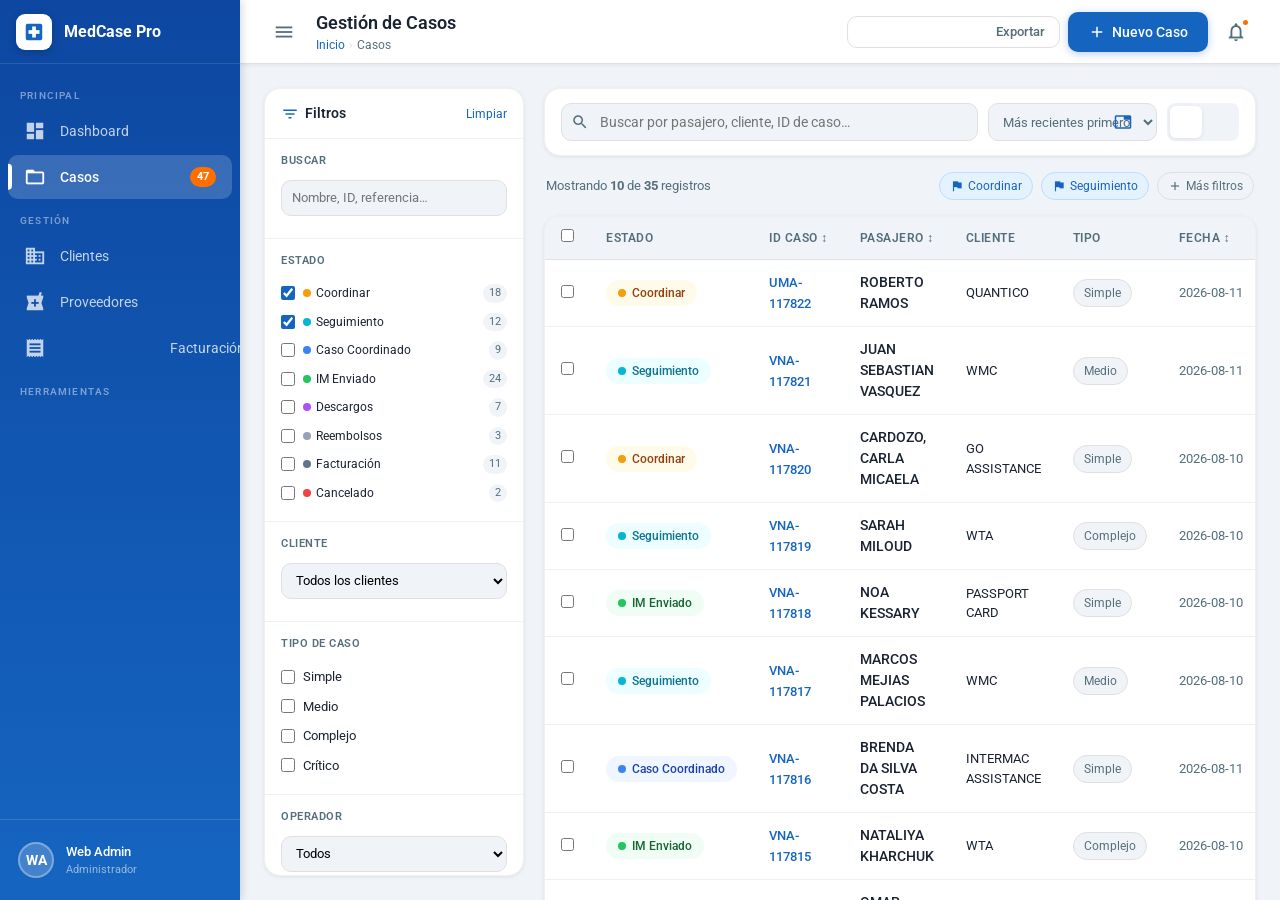
<file: Docs/casos-lista.html>
<!DOCTYPE html>
<html lang="es">
<head>
  <meta charset="UTF-8">
  <meta name="viewport" content="width=device-width, initial-scale=1.0">
  <title>MedCase Pro – Listado de Casos</title>
  <link rel="preconnect" href="https://fonts.googleapis.com">
  <link href="https://fonts.googleapis.com/css2?family=Roboto:wght@300;400;500;700&display=swap" rel="stylesheet">
  <link href="https://fonts.googleapis.com/icon?family=Material+Icons" rel="stylesheet">
  <link rel="stylesheet" href="shared.css">
  <style>
    .page-layout { display: flex; gap: 20px; height: 100%; }
    /* Filter Panel */
    .filter-panel {
      width: 260px;
      flex-shrink: 0;
      display: flex;
      flex-direction: column;
      gap: 0;
    }
    .filter-card {
      background: var(--surface);
      border-radius: var(--radius-lg);
      box-shadow: var(--shadow-sm);
      border: 1px solid var(--divider-light);
      overflow: hidden;
    }
    .filter-header {
      padding: 14px 16px;
      border-bottom: 1px solid var(--divider-light);
      display: flex;
      align-items: center;
      justify-content: space-between;
    }
    .filter-title { font-size: 14px; font-weight: 600; display: flex; align-items: center; gap: 6px; }
    .filter-title .material-icons { font-size: 18px; color: var(--primary); }
    .filter-clear { font-size: 12px; color: var(--primary); cursor: pointer; }
    .filter-clear:hover { text-decoration: underline; }
    .filter-section { padding: 14px 16px; border-bottom: 1px solid var(--divider-light); }
    .filter-section:last-child { border-bottom: none; }
    .filter-section-label {
      font-size: 11px;
      font-weight: 600;
      text-transform: uppercase;
      letter-spacing: 0.5px;
      color: var(--text-secondary);
      margin-bottom: 10px;
    }
    .filter-input {
      width: 100%;
      height: 36px;
      border: 1.5px solid var(--divider);
      border-radius: var(--radius-md);
      padding: 0 10px;
      font-size: 13px;
      font-family: 'Roboto', sans-serif;
      outline: none;
      background: var(--bg);
      margin-bottom: 8px;
      transition: all 0.2s;
    }
    .filter-input:focus { border-color: var(--primary); background: white; }
    .filter-checkbox {
      display: flex;
      align-items: center;
      gap: 8px;
      padding: 5px 0;
      cursor: pointer;
      font-size: 13px;
      color: var(--text-primary);
    }
    .filter-checkbox input { accent-color: var(--primary); width: 14px; height: 14px; cursor: pointer; }
    .filter-checkbox .flag-pill {
      display: inline-flex;
      align-items: center;
      gap: 5px;
      font-size: 12px;
    }
    .filter-checkbox .dot { width: 8px; height: 8px; border-radius: 50%; flex-shrink: 0; }
    .filter-count { margin-left: auto; font-size: 11px; color: var(--text-secondary); background: var(--bg); padding: 1px 6px; border-radius: 10px; }

    /* Cases Area */
    .cases-area { flex: 1; display: flex; flex-direction: column; gap: 16px; min-width: 0; }

    /* Toolbar */
    .cases-toolbar {
      background: var(--surface);
      border-radius: var(--radius-lg);
      padding: 14px 16px;
      box-shadow: var(--shadow-sm);
      border: 1px solid var(--divider-light);
      display: flex;
      align-items: center;
      gap: 10px;
      flex-wrap: wrap;
    }
    .search-box {
      flex: 1;
      min-width: 200px;
      position: relative;
    }
    .search-box input {
      width: 100%;
      height: 38px;
      border: 1.5px solid var(--divider);
      border-radius: var(--radius-md);
      padding: 0 12px 0 38px;
      font-size: 14px;
      font-family: 'Roboto', sans-serif;
      outline: none;
      background: var(--bg);
      transition: all 0.2s;
    }
    .search-box input:focus { border-color: var(--primary); background: white; box-shadow: 0 0 0 3px rgba(21,101,192,0.1); }
    .search-box .material-icons { position: absolute; left: 10px; top: 50%; transform: translateY(-50%); font-size: 18px; color: var(--text-secondary); }
    .sort-select {
      height: 38px;
      border: 1.5px solid var(--divider);
      border-radius: var(--radius-md);
      padding: 0 10px;
      font-size: 13px;
      font-family: 'Roboto', sans-serif;
      color: var(--text-secondary);
      background: var(--bg);
      cursor: pointer;
      outline: none;
    }
    .view-toggle { display: flex; gap: 2px; background: var(--bg); border-radius: 8px; padding: 3px; }
    .view-btn {
      width: 32px; height: 32px;
      border-radius: 6px;
      display: flex;
      align-items: center;
      justify-content: center;
      cursor: pointer;
      color: var(--text-secondary);
      transition: all 0.2s;
      background: transparent;
      border: none;
    }
    .view-btn.active { background: white; color: var(--primary); box-shadow: var(--shadow-sm); }
    .view-btn .material-icons { font-size: 18px; }

    /* Info bar */
    .cases-info {
      display: flex;
      align-items: center;
      justify-content: space-between;
      font-size: 13px;
      color: var(--text-secondary);
      padding: 0 2px;
    }

    /* Case Table View */
    .cases-table-wrap {
      background: var(--surface);
      border-radius: var(--radius-lg);
      box-shadow: var(--shadow-sm);
      border: 1px solid var(--divider-light);
      overflow: hidden;
    }
    .cases-table-wrap table tbody tr { cursor: pointer; }
    .case-id-link { color: var(--primary); font-weight: 500; font-size: 13px; }
    .case-passenger { font-weight: 500; }
    .case-client { font-size: 13px; }
    .date-cell { font-size: 13px; color: var(--text-secondary); white-space: nowrap; }
    .operator-cell { font-size: 13px; }
    .actions-cell { display: flex; gap: 4px; }
    .action-icon {
      width: 32px; height: 32px;
      border-radius: 6px;
      display: flex;
      align-items: center;
      justify-content: center;
      cursor: pointer;
      transition: background 0.15s;
      color: var(--text-secondary);
      border: none;
      background: transparent;
    }
    .action-icon:hover { background: var(--bg); color: var(--primary); }
    .action-icon.danger:hover { background: var(--error-light); color: var(--error); }
    .action-icon .material-icons { font-size: 18px; }

    /* Case Card View */
    .cases-card-grid {
      display: grid;
      grid-template-columns: repeat(auto-fill, minmax(340px, 1fr));
      gap: 14px;
    }
    .case-card {
      background: var(--surface);
      border-radius: var(--radius-lg);
      box-shadow: var(--shadow-sm);
      border: 1px solid var(--divider-light);
      padding: 16px;
      cursor: pointer;
      transition: all 0.2s;
    }
    .case-card:hover { box-shadow: var(--shadow-md); transform: translateY(-2px); border-color: var(--primary-100); }
    .case-card-header { display: flex; align-items: flex-start; gap: 12px; margin-bottom: 12px; }
    .case-card-avatar {
      width: 42px; height: 42px;
      border-radius: 50%;
      display: flex;
      align-items: center;
      justify-content: center;
      font-size: 15px;
      font-weight: 700;
      color: white;
      flex-shrink: 0;
    }
    .case-card-meta { flex: 1; min-width: 0; }
    .case-card-name { font-size: 14px; font-weight: 600; color: var(--text-primary); overflow: hidden; text-overflow: ellipsis; white-space: nowrap; }
    .case-card-id { font-size: 12px; color: var(--primary); margin-top: 2px; }
    .case-card-body { display: grid; grid-template-columns: 1fr 1fr; gap: 8px; margin-bottom: 12px; }
    .case-card-field { }
    .case-card-field-label { font-size: 10px; text-transform: uppercase; letter-spacing: 0.4px; color: var(--text-secondary); margin-bottom: 2px; }
    .case-card-field-value { font-size: 13px; color: var(--text-primary); overflow: hidden; text-overflow: ellipsis; white-space: nowrap; }
    .case-card-footer { display: flex; align-items: center; justify-content: space-between; padding-top: 12px; border-top: 1px solid var(--divider-light); }

    .priority-badge {
      display: inline-flex;
      align-items: center;
      gap: 4px;
      font-size: 11px;
      font-weight: 500;
      padding: 2px 8px;
      border-radius: 20px;
    }
    .priority-high   { background: var(--error-light); color: var(--error); }
    .priority-normal { background: #E3F2FD; color: #1565C0; }
    .priority-low    { background: var(--success-light); color: var(--success); }

    @media (max-width: 900px) {
      .filter-panel { display: none; }
    }
  </style>
</head>
<body>
<div class="app-shell">

  <!-- SIDEBAR -->
  <aside class="sidebar" id="sidebar">
    <div class="sidebar-brand" onclick="toggleSidebar()">
      <div class="brand-icon"><span class="material-icons">local_hospital</span></div>
      <span class="brand-text">MedCase Pro</span>
    </div>
    <nav class="sidebar-nav">
      <div class="nav-section-label">Principal</div>
      <div class="nav-item" onclick="go('dashboard.html')"><span class="material-icons">dashboard</span><span class="nav-label">Dashboard</span></div>
      <div class="nav-item active" onclick="go('casos-lista.html')"><span class="material-icons">folder_open</span><span class="nav-label">Casos</span><span class="nav-badge">47</span></div>
      <div class="nav-section-label">Gestión</div>
      <div class="nav-item" onclick="go('clientes.html')"><span class="material-icons">business</span><span class="nav-label">Clientes</span></div>
      <div class="nav-item" onclick="go('proveedores.html')"><span class="material-icons">local_pharmacy</span><span class="nav-label">Proveedores</span></div>
      <div class="nav-item" onclick="go('facturacion.html')"><span class="material-icons">receipt_long</span><span class="nav-label">Facturación</span></div>
      <div class="nav-section-label">Herramientas</div>
      <div class="nav-item" onclick="go('administracion.html')"><span class="material-icons">admin_panel_settings</span><span class="nav-label">Administración</span></div>
    </nav>
    <div class="sidebar-bottom">
      <div class="user-card">
        <div class="user-avatar">WA</div>
        <div class="user-info"><div class="user-name">Web Admin</div><div class="user-role">Administrador</div></div>
      </div>
    </div>
  </aside>

  <div class="main-area">
    <header class="header">
      <button class="header-toggle" onclick="toggleSidebar()"><span class="material-icons">menu</span></button>
      <div>
        <div class="page-title">Gestión de Casos</div>
        <div class="breadcrumb"><a href="dashboard.html">Inicio</a><span class="sep">›</span><span>Casos</span></div>
      </div>
      <div style="flex:1"></div>
      <div class="header-actions">
        <button class="btn btn-outline btn-sm" onclick="exportExcel()"><span class="material-icons">download</span> Exportar</button>
        <button class="btn btn-primary" onclick="go('caso-registro.html')"><span class="material-icons">add</span> Nuevo Caso</button>
        <button class="icon-btn"><span class="material-icons">notifications_none</span><span class="notif-dot"></span></button>
      </div>
    </header>

    <main class="content">
      <div class="page-layout">

        <!-- Filter Panel -->
        <div class="filter-panel">
          <div class="filter-card">
            <div class="filter-header">
              <div class="filter-title"><span class="material-icons">filter_list</span>Filtros</div>
              <span class="filter-clear" onclick="clearFilters()">Limpiar</span>
            </div>
            <div class="filter-section">
              <div class="filter-section-label">Buscar</div>
              <input class="filter-input" type="text" placeholder="Nombre, ID, referencia…" oninput="applyFilters()">
            </div>
            <div class="filter-section">
              <div class="filter-section-label">Estado</div>
              <label class="filter-checkbox"><input type="checkbox" checked onchange="applyFilters()"><span class="flag-pill"><span class="dot" style="background:var(--s-coordinar)"></span>Coordinar</span><span class="filter-count">18</span></label>
              <label class="filter-checkbox"><input type="checkbox" checked onchange="applyFilters()"><span class="flag-pill"><span class="dot" style="background:var(--s-seguimiento)"></span>Seguimiento</span><span class="filter-count">12</span></label>
              <label class="filter-checkbox"><input type="checkbox" onchange="applyFilters()"><span class="flag-pill"><span class="dot" style="background:var(--s-coordinado)"></span>Caso Coordinado</span><span class="filter-count">9</span></label>
              <label class="filter-checkbox"><input type="checkbox" onchange="applyFilters()"><span class="flag-pill"><span class="dot" style="background:var(--s-enviado)"></span>IM Enviado</span><span class="filter-count">24</span></label>
              <label class="filter-checkbox"><input type="checkbox" onchange="applyFilters()"><span class="flag-pill"><span class="dot" style="background:var(--s-descargos)"></span>Descargos</span><span class="filter-count">7</span></label>
              <label class="filter-checkbox"><input type="checkbox" onchange="applyFilters()"><span class="flag-pill"><span class="dot" style="background:var(--s-reembolsos)"></span>Reembolsos</span><span class="filter-count">3</span></label>
              <label class="filter-checkbox"><input type="checkbox" onchange="applyFilters()"><span class="flag-pill"><span class="dot" style="background:var(--s-facturacion)"></span>Facturación</span><span class="filter-count">11</span></label>
              <label class="filter-checkbox"><input type="checkbox" onchange="applyFilters()"><span class="flag-pill"><span class="dot" style="background:var(--s-cancelado)"></span>Cancelado</span><span class="filter-count">2</span></label>
            </div>
            <div class="filter-section">
              <div class="filter-section-label">Cliente</div>
              <select class="filter-input" onchange="applyFilters()" style="height:36px">
                <option value="">Todos los clientes</option>
                <option>QUANTICO</option>
                <option>WMC</option>
                <option>GO ASSISTANCE</option>
                <option>WTA</option>
                <option>PASSPORT CARD</option>
                <option>INTERMAC ASSISTANCE</option>
              </select>
            </div>
            <div class="filter-section">
              <div class="filter-section-label">Tipo de Caso</div>
              <label class="filter-checkbox"><input type="checkbox" onchange="applyFilters()">Simple</label>
              <label class="filter-checkbox"><input type="checkbox" onchange="applyFilters()">Medio</label>
              <label class="filter-checkbox"><input type="checkbox" onchange="applyFilters()">Complejo</label>
              <label class="filter-checkbox"><input type="checkbox" onchange="applyFilters()">Crítico</label>
            </div>
            <div class="filter-section">
              <div class="filter-section-label">Operador</div>
              <select class="filter-input" onchange="applyFilters()" style="height:36px">
                <option value="">Todos</option>
                <option>webadmin</option>
                <option>luisgonzalez</option>
                <option>mariabriceno</option>
                <option>andyvelasco</option>
                <option>josegallegos</option>
              </select>
            </div>
            <div class="filter-section">
              <div class="filter-section-label">Fecha de Creación</div>
              <input class="filter-input" type="date" value="2026-08-01" onchange="applyFilters()">
              <input class="filter-input" type="date" value="2026-08-11" onchange="applyFilters()">
            </div>
            <div class="filter-section">
              <div class="filter-section-label">Continente</div>
              <label class="filter-checkbox"><input type="checkbox" onchange="applyFilters()">América del Sur</label>
              <label class="filter-checkbox"><input type="checkbox" onchange="applyFilters()">América del Norte</label>
              <label class="filter-checkbox"><input type="checkbox" onchange="applyFilters()">Europa</label>
              <label class="filter-checkbox"><input type="checkbox" onchange="applyFilters()">Asia</label>
              <label class="filter-checkbox"><input type="checkbox" onchange="applyFilters()">África</label>
            </div>
          </div>
        </div>

        <!-- Cases Area -->
        <div class="cases-area">
          <!-- Toolbar -->
          <div class="cases-toolbar">
            <div class="search-box">
              <span class="material-icons">search</span>
              <input type="text" placeholder="Buscar por pasajero, cliente, ID de caso…" id="mainSearch" oninput="filterTable(this.value)">
            </div>
            <select class="sort-select" onchange="sortTable(this.value)">
              <option value="date-desc">Más recientes primero</option>
              <option value="date-asc">Más antiguos primero</option>
              <option value="name">Por pasajero</option>
              <option value="client">Por cliente</option>
              <option value="status">Por estado</option>
            </select>
            <div class="view-toggle">
              <button class="view-btn active" id="viewTable" onclick="setView('table')" data-tooltip="Vista tabla"><span class="material-icons">table_rows</span></button>
              <button class="view-btn" id="viewCards" onclick="setView('cards')" data-tooltip="Vista tarjetas"><span class="material-icons">grid_view</span></button>
            </div>
          </div>

          <!-- Info bar -->
          <div class="cases-info">
            <span>Mostrando <strong id="countShown">10</strong> de <strong>35</strong> registros</span>
            <div class="flex gap-2 items-center">
              <span class="chip active"><span class="material-icons">flag</span> Coordinar</span>
              <span class="chip active"><span class="material-icons">flag</span> Seguimiento</span>
              <span class="chip" onclick="this.classList.toggle('active')"><span class="material-icons">add</span> Más filtros</span>
            </div>
          </div>

          <!-- TABLE VIEW -->
          <div id="tableView">
            <div class="cases-table-wrap">
              <div class="table-container">
                <table>
                  <thead>
                    <tr>
                      <th><input type="checkbox" onclick="selectAll(this)" style="accent-color:var(--primary)"></th>
                      <th>Estado</th>
                      <th onclick="sortTable('id')" style="cursor:pointer">ID Caso ↕</th>
                      <th onclick="sortTable('name')" style="cursor:pointer">Pasajero ↕</th>
                      <th>Cliente</th>
                      <th>Tipo</th>
                      <th onclick="sortTable('date')" style="cursor:pointer">Fecha ↕</th>
                      <th>Operador</th>
                      <th>Acciones</th>
                    </tr>
                  </thead>
                  <tbody id="casosTableBody">
                    <!-- JS renders rows -->
                  </tbody>
                </table>
              </div>
              <div class="card-footer" style="justify-content:space-between;padding:12px 16px">
                <span class="text-sm text-secondary"># Registros: <strong>35</strong></span>
                <div class="pagination" id="paginacion"></div>
              </div>
            </div>
          </div>

          <!-- CARDS VIEW (hidden) -->
          <div id="cardsView" style="display:none">
            <div class="cases-card-grid" id="casosCardGrid"></div>
            <div style="display:flex;justify-content:center;margin-top:16px">
              <div class="pagination" id="paginacionCards"></div>
            </div>
          </div>

        </div>
      </div>
    </main>
  </div>
</div>

<script>
const CASOS = [
  { id:'UMA-117822', name:'ROBERTO RAMOS',         client:'QUANTICO',          type:'Simple',  date:'2026-08-11', op:'webadmin',     status:'coordinar',   continent:'América Sur' },
  { id:'VNA-117821', name:'JUAN SEBASTIAN VASQUEZ', client:'WMC',               type:'Medio',   date:'2026-08-11', op:'luisgonzalez', status:'seguimiento', continent:'América Sur' },
  { id:'VNA-117820', name:'CARDOZO, CARLA MICAELA', client:'GO ASSISTANCE',     type:'Simple',  date:'2026-08-10', op:'luisgonzalez', status:'coordinar',   continent:'Europa' },
  { id:'VNA-117819', name:'SARAH MILOUD',           client:'WTA',               type:'Complejo',date:'2026-08-10', op:'luisgonzalez', status:'seguimiento', continent:'Europa' },
  { id:'VNA-117818', name:'NOA KESSARY',            client:'PASSPORT CARD',     type:'Simple',  date:'2026-08-10', op:'mariabriceno', status:'enviado',     continent:'América Norte' },
  { id:'VNA-117817', name:'MARCOS MEJIAS PALACIOS', client:'WMC',               type:'Medio',   date:'2026-08-10', op:'andyvelasco',  status:'seguimiento', continent:'Europa' },
  { id:'VNA-117816', name:'BRENDA DA SILVA COSTA',  client:'INTERMAC ASSISTANCE',type:'Simple', date:'2026-08-11', op:'josegallegos', status:'coordinado',  continent:'América Sur' },
  { id:'VNA-117815', name:'NATALIYA KHARCHUK',      client:'WTA',               type:'Complejo',date:'2026-08-10', op:'angelvamonde', status:'enviado',     continent:'Europa' },
  { id:'VNA-117814', name:'OMAR ANTONIO CACERES',   client:'PASSPORT CARD',     type:'Simple',  date:'2026-08-09', op:'luisgonzalez', status:'facturacion', continent:'América Norte' },
  { id:'VNA-117813', name:'EDITH PAULINA GARCIA',   client:'GO ASSISTANCE',     type:'Medio',   date:'2026-08-09', op:'andyvelasco',  status:'descargos',   continent:'Europa' },
];

const statusConfig = {
  coordinar:   { label:'Coordinar',        cls:'status-coordinar'   },
  seguimiento: { label:'Seguimiento',      cls:'status-seguimiento' },
  coordinado:  { label:'Caso Coordinado',  cls:'status-coordinado'  },
  enviado:     { label:'IM Enviado',       cls:'status-enviado'     },
  descargos:   { label:'Descargos',        cls:'status-descargos'   },
  reembolsos:  { label:'Reembolsos',       cls:'status-reembolsos'  },
  facturacion: { label:'Facturación',      cls:'status-facturacion' },
  cancelado:   { label:'Cancelado',        cls:'status-cancelado'   },
};

const avatarColors = ['#667eea','#f093fb','#4facfe','#11998e','#F59E0B','#EF4444','#A855F7','#06B6D4','#22C55E','#64748B'];

function initials(name) {
  return name.split(/[ ,]+/).slice(0,2).map(w=>w[0]).join('').toUpperCase();
}

function renderTable(casos) {
  const tbody = document.getElementById('casosTableBody');
  tbody.innerHTML = casos.map((c,i) => {
    const s = statusConfig[c.status];
    const color = avatarColors[i % avatarColors.length];
    return `<tr onclick="go('caso-detalle.html')">
      <td><input type="checkbox" onclick="e=>e.stopPropagation()" style="accent-color:var(--primary)"></td>
      <td><span class="status-badge ${s.cls}"><span class="flag-dot"></span>${s.label}</span></td>
      <td><span class="case-id-link">${c.id}</span></td>
      <td><span class="case-passenger">${c.name}</span></td>
      <td class="case-client">${c.client}</td>
      <td><span class="chip" style="font-size:12px">${c.type}</span></td>
      <td class="date-cell">${c.date}</td>
      <td class="operator-cell">${c.op}</td>
      <td><div class="actions-cell">
        <button class="action-icon" onclick="event.stopPropagation();go('caso-detalle.html')" data-tooltip="Editar"><span class="material-icons">edit</span></button>
        <button class="action-icon" onclick="event.stopPropagation()" data-tooltip="Ver historial"><span class="material-icons">history</span></button>
        <button class="action-icon danger" onclick="event.stopPropagation()" data-tooltip="Eliminar"><span class="material-icons">delete_outline</span></button>
      </div></td>
    </tr>`;
  }).join('');
  renderPagination('paginacion');
}

function renderCards(casos) {
  const grid = document.getElementById('casosCardGrid');
  grid.innerHTML = casos.map((c,i) => {
    const s = statusConfig[c.status];
    const color = avatarColors[i % avatarColors.length];
    return `<div class="case-card" onclick="go('caso-detalle.html')">
      <div class="case-card-header">
        <div class="case-card-avatar" style="background:${color}">${initials(c.name)}</div>
        <div class="case-card-meta">
          <div class="case-card-name">${c.name}</div>
          <div class="case-card-id">${c.id}</div>
        </div>
        <span class="status-badge ${s.cls}" style="align-self:flex-start"><span class="flag-dot"></span>${s.label}</span>
      </div>
      <div class="case-card-body">
        <div class="case-card-field"><div class="case-card-field-label">Cliente</div><div class="case-card-field-value">${c.client}</div></div>
        <div class="case-card-field"><div class="case-card-field-label">Tipo</div><div class="case-card-field-value">${c.type}</div></div>
        <div class="case-card-field"><div class="case-card-field-label">Continente</div><div class="case-card-field-value">${c.continent}</div></div>
        <div class="case-card-field"><div class="case-card-field-label">Fecha</div><div class="case-card-field-value">${c.date}</div></div>
      </div>
      <div class="case-card-footer">
        <span class="text-xs text-secondary">Op: ${c.op}</span>
        <div class="flex gap-2">
          <button class="action-icon" onclick="event.stopPropagation()" data-tooltip="Historial"><span class="material-icons">history</span></button>
          <button class="action-icon" onclick="event.stopPropagation();go('caso-detalle.html')" data-tooltip="Editar"><span class="material-icons">edit</span></button>
        </div>
      </div>
    </div>`;
  }).join('');
  renderPagination('paginacionCards');
}

function renderPagination(id) {
  const el = document.getElementById(id);
  const pages = [1,2,3,4];
  el.innerHTML = `<button class="page-btn"><span class="material-icons">chevron_left</span></button>` +
    pages.map(p=>`<button class="page-btn ${p===1?'active':''}" onclick="this.parentElement.querySelectorAll('.page-btn').forEach(b=>b.classList.remove('active'));this.classList.add('active')">${p}</button>`).join('') +
    `<button class="page-btn"><span class="material-icons">chevron_right</span></button>`;
}

function setView(v) {
  const tableView = document.getElementById('tableView');
  const cardsView = document.getElementById('cardsView');
  document.getElementById('viewTable').classList.toggle('active', v==='table');
  document.getElementById('viewCards').classList.toggle('active', v==='cards');
  tableView.style.display = v==='table' ? 'block' : 'none';
  cardsView.style.display = v==='cards' ? 'block' : 'none';
}

function filterTable(q) {
  const filtered = CASOS.filter(c => !q || c.name.toLowerCase().includes(q.toLowerCase()) || c.id.toLowerCase().includes(q.toLowerCase()) || c.client.toLowerCase().includes(q.toLowerCase()));
  renderTable(filtered);
  renderCards(filtered);
  document.getElementById('countShown').textContent = filtered.length;
}

function applyFilters() { filterTable(document.getElementById('mainSearch').value); }
function sortTable(v) { applyFilters(); }
function clearFilters() { applyFilters(); }
function selectAll(cb) { document.querySelectorAll('#casosTableBody input[type=checkbox]').forEach(c=>c.checked=cb.checked); }
function exportExcel() { alert('Exportando a Excel…'); }
function go(url) { window.location.href = url; }
function toggleSidebar() { document.getElementById('sidebar').classList.toggle('collapsed'); }

renderTable(CASOS);
renderCards(CASOS);
</script>
</body>
</html>
</file>
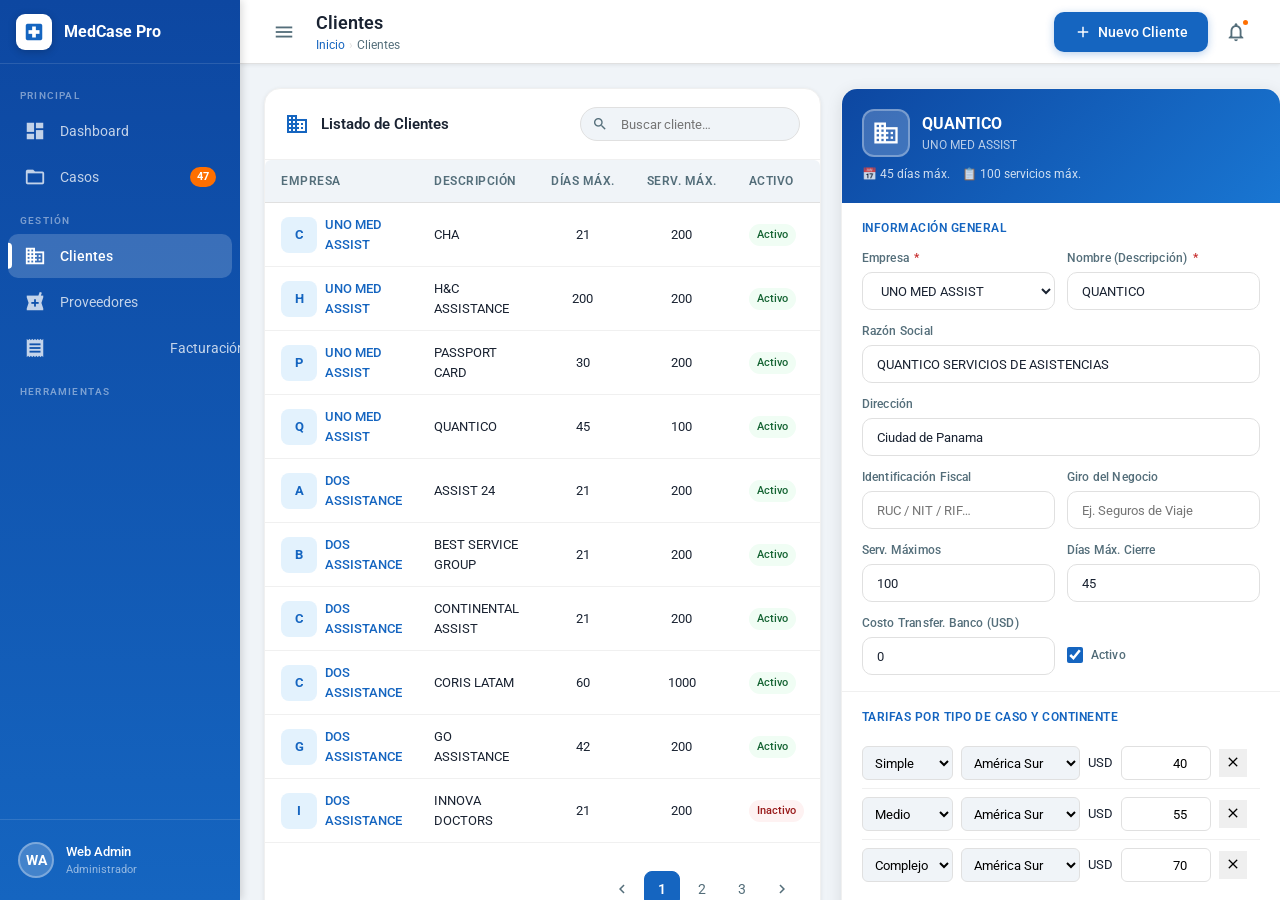
<file: Docs/clientes.html>
<!DOCTYPE html>
<html lang="es">
<head>
  <meta charset="UTF-8">
  <meta name="viewport" content="width=device-width, initial-scale=1.0">
  <title>MedCase Pro – Clientes</title>
  <link rel="preconnect" href="https://fonts.googleapis.com">
  <link href="https://fonts.googleapis.com/css2?family=Roboto:wght@300;400;500;700&display=swap" rel="stylesheet">
  <link href="https://fonts.googleapis.com/icon?family=Material+Icons" rel="stylesheet">
  <link rel="stylesheet" href="shared.css">
  <style>
    .split-layout { display: grid; grid-template-columns: 1fr 440px; gap: 20px; align-items: start; }
    .client-row { cursor: pointer; }
    .client-logo {
      width: 36px; height: 36px;
      border-radius: 8px;
      background: var(--primary-50);
      display: flex;
      align-items: center;
      justify-content: center;
      font-size: 13px;
      font-weight: 700;
      color: var(--primary);
      flex-shrink: 0;
    }
    .cost-tag-row {
      display: flex;
      align-items: center;
      gap: 8px;
      padding: 8px 0;
      border-bottom: 1px solid var(--divider-light);
    }
    .cost-tag-row:last-child { border-bottom: none; }
    .cost-tag-select { height: 34px; border: 1.5px solid var(--divider); border-radius: 6px; padding: 0 8px; font-size: 13px; font-family: Roboto, sans-serif; outline: none; background: var(--bg); transition: border-color 0.2s; }
    .cost-tag-select:focus { border-color: var(--primary); background: white; }
    .cost-input { height: 34px; width: 90px; border: 1.5px solid var(--divider); border-radius: 6px; padding: 0 8px; font-size: 13px; font-family: Roboto, sans-serif; outline: none; text-align: right; }
    .cost-input:focus { border-color: var(--primary); }
    .detail-panel {
      background: var(--surface);
      border-radius: var(--radius-lg);
      box-shadow: var(--shadow-md);
      border: 1px solid var(--divider-light);
      position: sticky;
      top: 0;
      overflow: hidden;
    }
    .detail-header {
      background: linear-gradient(135deg, #0D47A1, #1976D2);
      padding: 20px;
      color: white;
    }
    .section-inner { padding: 16px 20px; border-bottom: 1px solid var(--divider-light); }
    .section-inner:last-child { border-bottom: none; }
    @media (max-width: 1000px) { .split-layout { grid-template-columns: 1fr; } }
  </style>
</head>
<body>
<div class="app-shell">
  <aside class="sidebar" id="sidebar">
    <div class="sidebar-brand" onclick="toggleSidebar()"><div class="brand-icon"><span class="material-icons">local_hospital</span></div><span class="brand-text">MedCase Pro</span></div>
    <nav class="sidebar-nav">
      <div class="nav-section-label">Principal</div>
      <div class="nav-item" onclick="go('dashboard.html')"><span class="material-icons">dashboard</span><span class="nav-label">Dashboard</span></div>
      <div class="nav-item" onclick="go('casos-lista.html')"><span class="material-icons">folder_open</span><span class="nav-label">Casos</span><span class="nav-badge">47</span></div>
      <div class="nav-section-label">Gestión</div>
      <div class="nav-item active"><span class="material-icons">business</span><span class="nav-label">Clientes</span></div>
      <div class="nav-item" onclick="go('proveedores.html')"><span class="material-icons">local_pharmacy</span><span class="nav-label">Proveedores</span></div>
      <div class="nav-item" onclick="go('facturacion.html')"><span class="material-icons">receipt_long</span><span class="nav-label">Facturación</span></div>
      <div class="nav-section-label">Herramientas</div>
      <div class="nav-item" onclick="go('administracion.html')"><span class="material-icons">admin_panel_settings</span><span class="nav-label">Administración</span></div>
    </nav>
    <div class="sidebar-bottom"><div class="user-card"><div class="user-avatar">WA</div><div class="user-info"><div class="user-name">Web Admin</div><div class="user-role">Administrador</div></div></div></div>
  </aside>

  <div class="main-area">
    <header class="header">
      <button class="header-toggle" onclick="toggleSidebar()"><span class="material-icons">menu</span></button>
      <div><div class="page-title">Clientes</div><div class="breadcrumb"><a href="dashboard.html">Inicio</a><span class="sep">›</span><span>Clientes</span></div></div>
      <div style="flex:1"></div>
      <div class="header-actions">
        <button class="btn btn-primary" onclick="newClient()"><span class="material-icons">add</span>Nuevo Cliente</button>
        <button class="icon-btn"><span class="material-icons">notifications_none</span><span class="notif-dot"></span></button>
      </div>
    </header>

    <main class="content">
      <div class="split-layout">
        <!-- Clients Table -->
        <div class="card">
          <div class="card-header">
            <span class="material-icons" style="color:var(--primary)">business</span>
            <span class="card-title">Listado de Clientes</span>
            <div class="header-search" style="max-width:220px">
              <span class="material-icons search-icon" style="font-size:16px">search</span>
              <input type="text" placeholder="Buscar cliente…" oninput="filterClients(this.value)" style="height:34px;font-size:13px">
            </div>
          </div>
          <div class="table-container">
            <table>
              <thead>
                <tr>
                  <th>Empresa</th>
                  <th>Descripción</th>
                  <th>Días Máx.</th>
                  <th>Serv. Máx.</th>
                  <th>Activo</th>
                </tr>
              </thead>
              <tbody id="clientTable">
              </tbody>
            </table>
          </div>
          <div class="card-footer" style="justify-content:flex-end">
            <div class="pagination">
              <button class="page-btn"><span class="material-icons">chevron_left</span></button>
              <button class="page-btn active">1</button>
              <button class="page-btn">2</button>
              <button class="page-btn">3</button>
              <button class="page-btn"><span class="material-icons">chevron_right</span></button>
            </div>
          </div>
        </div>

        <!-- Client Detail Form -->
        <div class="detail-panel" id="detailPanel">
          <div class="detail-header">
            <div style="display:flex;align-items:center;gap:12px;margin-bottom:8px">
              <div style="width:48px;height:48px;border-radius:12px;background:rgba(255,255,255,0.2);display:flex;align-items:center;justify-content:center;border:2px solid rgba(255,255,255,0.3)">
                <span class="material-icons" style="font-size:28px">business</span>
              </div>
              <div>
                <div style="font-size:16px;font-weight:700" id="clientDetailName">QUANTICO</div>
                <div style="font-size:12px;opacity:0.7">UNO MED ASSIST</div>
              </div>
            </div>
            <div style="display:flex;gap:12px;font-size:12px;opacity:0.8">
              <span>📅 45 días máx.</span>
              <span>📋 100 servicios máx.</span>
            </div>
          </div>

          <div class="section-inner">
            <div style="font-size:12px;font-weight:600;text-transform:uppercase;letter-spacing:0.5px;color:var(--primary);margin-bottom:12px">Información General</div>
            <div class="form-grid form-grid-2" style="gap:12px">
              <div class="form-group">
                <label class="form-label">Empresa <span class="required">*</span></label>
                <select class="form-control" style="height:38px;font-size:13px">
                  <option selected>UNO MED ASSIST</option>
                  <option>DOS ASSISTANCE</option>
                </select>
              </div>
              <div class="form-group">
                <label class="form-label">Nombre (Descripción) <span class="required">*</span></label>
                <input type="text" class="form-control" style="height:38px;font-size:13px" value="QUANTICO">
              </div>
              <div class="form-group form-col-2">
                <label class="form-label">Razón Social</label>
                <input type="text" class="form-control" style="height:38px;font-size:13px" value="QUANTICO SERVICIOS DE ASISTENCIAS">
              </div>
              <div class="form-group form-col-2">
                <label class="form-label">Dirección</label>
                <input type="text" class="form-control" style="height:38px;font-size:13px" value="Ciudad de Panama">
              </div>
              <div class="form-group">
                <label class="form-label">Identificación Fiscal</label>
                <input type="text" class="form-control" style="height:38px;font-size:13px" placeholder="RUC / NIT / RIF…">
              </div>
              <div class="form-group">
                <label class="form-label">Giro del Negocio</label>
                <input type="text" class="form-control" style="height:38px;font-size:13px" placeholder="Ej. Seguros de Viaje">
              </div>
              <div class="form-group">
                <label class="form-label">Serv. Máximos</label>
                <input type="number" class="form-control" style="height:38px;font-size:13px" value="100">
              </div>
              <div class="form-group">
                <label class="form-label">Días Máx. Cierre</label>
                <input type="number" class="form-control" style="height:38px;font-size:13px" value="45">
              </div>
              <div class="form-group">
                <label class="form-label">Costo Transfer. Banco (USD)</label>
                <input type="number" class="form-control" style="height:38px;font-size:13px" value="0">
              </div>
              <div class="form-group" style="flex-direction:row;align-items:center;gap:8px;padding-top:20px">
                <input type="checkbox" checked style="accent-color:var(--primary);width:16px;height:16px">
                <label class="form-label" style="margin:0">Activo</label>
              </div>
            </div>
          </div>

          <!-- Costos por tipo/continente -->
          <div class="section-inner">
            <div style="font-size:12px;font-weight:600;text-transform:uppercase;letter-spacing:0.5px;color:var(--primary);margin-bottom:12px">Tarifas por Tipo de Caso y Continente</div>
            <div id="costRows">
              <div class="cost-tag-row">
                <select class="cost-tag-select"><option>Complejo</option><option>Medio</option><option selected>Simple</option></select>
                <select class="cost-tag-select"><option selected>América Sur</option><option>Europa</option><option>América Norte</option><option>Asia</option></select>
                <span style="font-size:13px">USD</span>
                <input type="number" class="cost-input" value="40">
                <button class="action-icon danger" style="width:28px;height:28px" onclick="this.parentElement.remove()"><span class="material-icons" style="font-size:16px">close</span></button>
              </div>
              <div class="cost-tag-row">
                <select class="cost-tag-select"><option>Complejo</option><option selected>Medio</option><option>Simple</option></select>
                <select class="cost-tag-select"><option selected>América Sur</option><option>Europa</option><option>América Norte</option></select>
                <span style="font-size:13px">USD</span>
                <input type="number" class="cost-input" value="55">
                <button class="action-icon danger" style="width:28px;height:28px" onclick="this.parentElement.remove()"><span class="material-icons" style="font-size:16px">close</span></button>
              </div>
              <div class="cost-tag-row">
                <select class="cost-tag-select"><option selected>Complejo</option><option>Medio</option><option>Simple</option></select>
                <select class="cost-tag-select"><option selected>América Sur</option><option>Europa</option><option>América Norte</option></select>
                <span style="font-size:13px">USD</span>
                <input type="number" class="cost-input" value="70">
                <button class="action-icon danger" style="width:28px;height:28px" onclick="this.parentElement.remove()"><span class="material-icons" style="font-size:16px">close</span></button>
              </div>
            </div>
            <button class="btn btn-secondary btn-sm mt-3" onclick="addCostRow()"><span class="material-icons">add</span>Agregar Tarifa</button>
          </div>

          <div class="section-inner" style="display:flex;justify-content:flex-end;gap:8px">
            <button class="btn btn-outline btn-sm"><span class="material-icons">clear</span>Limpiar</button>
            <button class="btn btn-primary btn-sm" onclick="saveClient()"><span class="material-icons">save</span>Grabar Cliente</button>
          </div>
        </div>

      </div>
    </main>
  </div>
</div>

<script>
const CLIENTS = [
  { empresa:'UNO MED ASSIST', desc:'CHA',              dias:21, serv:200, activo:true  },
  { empresa:'UNO MED ASSIST', desc:'H&C ASSISTANCE',   dias:200,serv:200, activo:true  },
  { empresa:'UNO MED ASSIST', desc:'PASSPORT CARD',    dias:30, serv:200, activo:true  },
  { empresa:'UNO MED ASSIST', desc:'QUANTICO',         dias:45, serv:100, activo:true  },
  { empresa:'DOS ASSISTANCE',  desc:'ASSIST 24',        dias:21, serv:200, activo:true  },
  { empresa:'DOS ASSISTANCE',  desc:'BEST SERVICE GROUP',dias:21,serv:200, activo:true  },
  { empresa:'DOS ASSISTANCE',  desc:'CONTINENTAL ASSIST',dias:21,serv:200, activo:true  },
  { empresa:'DOS ASSISTANCE',  desc:'CORIS LATAM',      dias:60, serv:1000,activo:true  },
  { empresa:'DOS ASSISTANCE',  desc:'GO ASSISTANCE',    dias:42, serv:200, activo:true  },
  { empresa:'DOS ASSISTANCE',  desc:'INNOVA DOCTORS',   dias:21, serv:200, activo:false },
];

function renderClients(list) {
  document.getElementById('clientTable').innerHTML = list.map((c,i) => `
    <tr class="client-row" onclick="selectClient('${c.desc}','${c.empresa}',${c.dias},${c.serv})">
      <td><div style="display:flex;align-items:center;gap:8px">
        <div class="client-logo">${c.desc[0]}</div>
        <span style="font-size:13px;color:var(--primary);font-weight:500">${c.empresa}</span>
      </div></td>
      <td style="font-size:13px">${c.desc}</td>
      <td style="font-size:13px;text-align:center">${c.dias}</td>
      <td style="font-size:13px;text-align:center">${c.serv}</td>
      <td><span class="status-badge ${c.activo ? 'status-enviado' : 'status-cancelado'}" style="font-size:11px;padding:3px 8px">${c.activo ? 'Activo' : 'Inactivo'}</span></td>
    </tr>
  `).join('');
}

function filterClients(q) {
  const filtered = CLIENTS.filter(c => !q || c.desc.toLowerCase().includes(q.toLowerCase()) || c.empresa.toLowerCase().includes(q.toLowerCase()));
  renderClients(filtered);
}

function selectClient(name, empresa, dias, serv) {
  document.getElementById('clientDetailName').textContent = name;
  document.querySelector('.detail-header div div div:first-child').textContent = name;
  document.querySelector('.detail-header div div div:last-child').textContent = empresa;
  document.querySelector('.detail-header div:nth-child(2)').innerHTML = `<span>📅 ${dias} días máx.</span><span>📋 ${serv} servicios máx.</span>`;
}

function addCostRow() {
  const row = document.createElement('div');
  row.className = 'cost-tag-row';
  row.innerHTML = `
    <select class="cost-tag-select"><option>Complejo</option><option>Medio</option><option>Simple</option></select>
    <select class="cost-tag-select"><option>América Sur</option><option>Europa</option><option>América Norte</option><option>Asia</option></select>
    <span style="font-size:13px">USD</span>
    <input type="number" class="cost-input" value="0">
    <button class="action-icon danger" style="width:28px;height:28px" onclick="this.parentElement.remove()"><span class="material-icons" style="font-size:16px">close</span></button>
  `;
  document.getElementById('costRows').appendChild(row);
}

function newClient() {
  document.getElementById('clientDetailName').textContent = 'Nuevo Cliente';
}

function saveClient() { alert('✅ Cliente guardado correctamente'); }
function go(url) { window.location.href = url; }
function toggleSidebar() { document.getElementById('sidebar').classList.toggle('collapsed'); }

renderClients(CLIENTS);
</script>
</body>
</html>
</file>
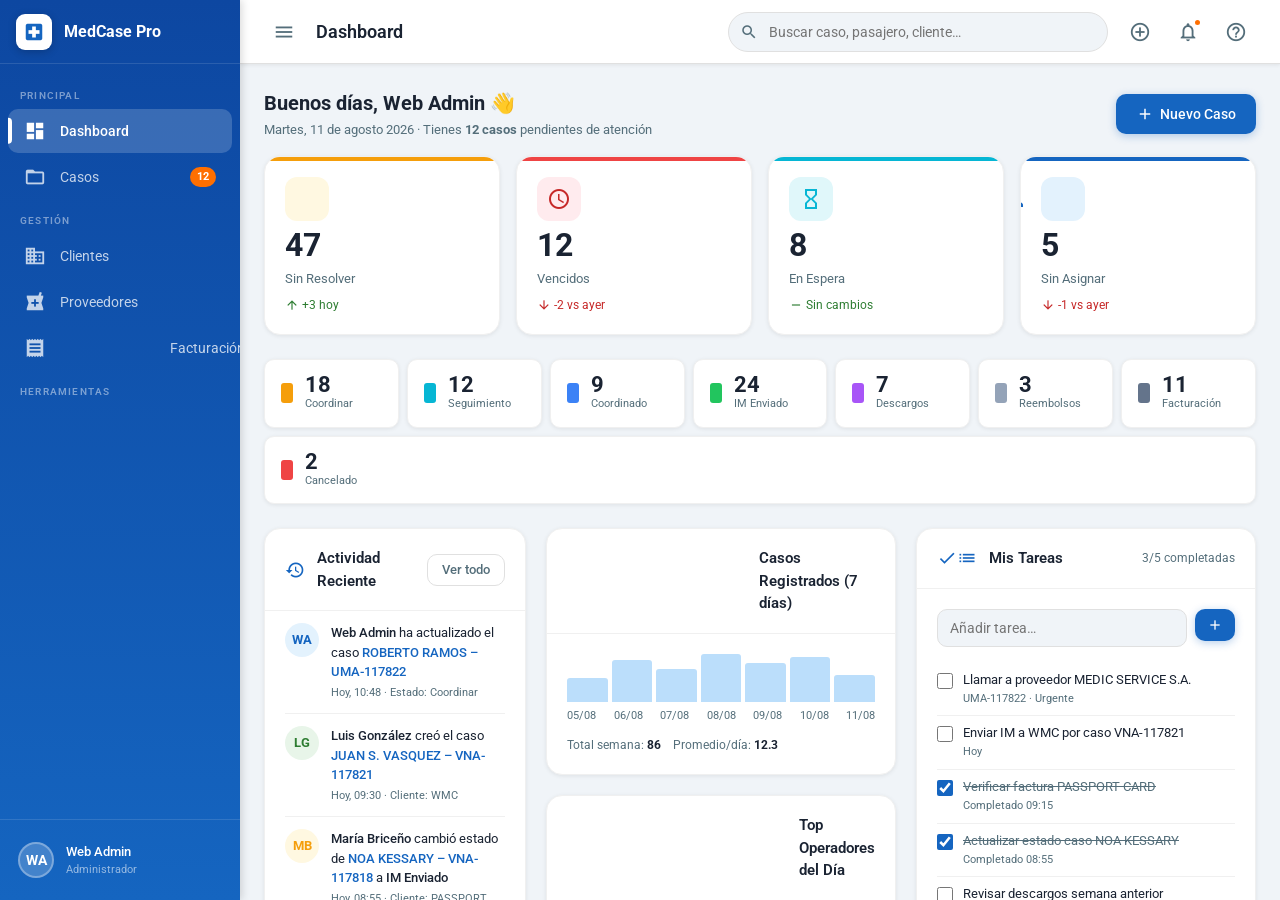
<file: Docs/dashboard.html>
<!DOCTYPE html>
<html lang="es">
<head>
  <meta charset="UTF-8">
  <meta name="viewport" content="width=device-width, initial-scale=1.0">
  <title>MedCase Pro – Dashboard</title>
  <link rel="preconnect" href="https://fonts.googleapis.com">
  <link href="https://fonts.googleapis.com/css2?family=Roboto:wght@300;400;500;700&display=swap" rel="stylesheet">
  <link href="https://fonts.googleapis.com/icon?family=Material+Icons" rel="stylesheet">
  <link rel="stylesheet" href="shared.css">
  <style>
    .status-pipeline {
      display: flex;
      gap: 8px;
      flex-wrap: wrap;
      margin-bottom: 24px;
    }
    .pipeline-item {
      flex: 1;
      min-width: 120px;
      background: var(--surface);
      border-radius: var(--radius-md);
      padding: 14px 16px;
      display: flex;
      align-items: center;
      gap: 12px;
      box-shadow: var(--shadow-sm);
      border: 1px solid var(--divider-light);
      cursor: pointer;
      transition: all 0.2s;
      text-decoration: none;
    }
    .pipeline-item:hover { box-shadow: var(--shadow-md); transform: translateY(-1px); }
    .pipe-flag {
      width: 12px; height: 20px;
      border-radius: 3px;
      flex-shrink: 0;
    }
    .pipe-info { min-width: 0; }
    .pipe-count { font-size: 22px; font-weight: 700; color: var(--text-primary); line-height: 1; }
    .pipe-label { font-size: 11px; color: var(--text-secondary); white-space: nowrap; overflow: hidden; text-overflow: ellipsis; }

    .dashboard-grid {
      display: grid;
      grid-template-columns: 1fr 1fr 340px;
      gap: 20px;
    }
    .activity-item {
      display: flex;
      gap: 12px;
      padding: 12px 0;
      border-bottom: 1px solid var(--divider-light);
    }
    .activity-item:last-child { border-bottom: none; }
    .activity-avatar {
      width: 34px; height: 34px;
      border-radius: 50%;
      background: var(--primary-50);
      display: flex;
      align-items: center;
      justify-content: center;
      font-size: 13px;
      font-weight: 700;
      color: var(--primary);
      flex-shrink: 0;
    }
    .activity-text { font-size: 13px; line-height: 1.5; }
    .activity-text strong { font-weight: 500; color: var(--text-primary); }
    .activity-text a { color: var(--primary); font-weight: 500; }
    .activity-time { font-size: 11px; color: var(--text-secondary); margin-top: 3px; }

    .task-input {
      display: flex;
      gap: 8px;
      margin-bottom: 16px;
    }
    .task-input input {
      flex: 1;
      height: 38px;
      border: 1.5px solid var(--divider);
      border-radius: var(--radius-md);
      padding: 0 12px;
      font-size: 14px;
      font-family: 'Roboto', sans-serif;
      outline: none;
      background: var(--bg);
    }
    .task-input input:focus { border-color: var(--primary); background: white; }
    .task-item {
      display: flex;
      align-items: flex-start;
      gap: 10px;
      padding: 8px 0;
      border-bottom: 1px solid var(--divider-light);
    }
    .task-item:last-child { border-bottom: none; }
    .task-item input[type="checkbox"] { accent-color: var(--primary); width: 16px; height: 16px; flex-shrink: 0; margin-top: 2px; cursor: pointer; }
    .task-text { font-size: 13px; color: var(--text-primary); line-height: 1.4; }
    .task-text.done { text-decoration: line-through; color: var(--text-secondary); }
    .task-meta { font-size: 11px; color: var(--text-secondary); margin-top: 2px; }

    .recent-case {
      display: flex;
      align-items: center;
      gap: 12px;
      padding: 10px 0;
      border-bottom: 1px solid var(--divider-light);
      cursor: pointer;
      transition: background 0.15s;
      border-radius: var(--radius-sm);
      padding: 10px 8px;
      margin: 0 -8px;
    }
    .recent-case:hover { background: var(--primary-50); }
    .recent-case:last-child { border-bottom: none; }
    .rc-avatar {
      width: 36px; height: 36px;
      border-radius: 50%;
      background: linear-gradient(135deg, #667eea, #764ba2);
      display: flex;
      align-items: center;
      justify-content: center;
      font-size: 14px;
      font-weight: 600;
      color: white;
      flex-shrink: 0;
    }
    .rc-info { flex: 1; min-width: 0; }
    .rc-name { font-size: 13px; font-weight: 500; color: var(--text-primary); overflow: hidden; text-overflow: ellipsis; white-space: nowrap; }
    .rc-id { font-size: 11px; color: var(--text-secondary); }
    .rc-time { font-size: 11px; color: var(--text-secondary); white-space: nowrap; }

    .mini-chart {
      display: flex;
      align-items: flex-end;
      gap: 4px;
      height: 48px;
    }
    .mini-bar {
      flex: 1;
      background: var(--primary-100);
      border-radius: 3px 3px 0 0;
      transition: background 0.2s;
      cursor: pointer;
      position: relative;
    }
    .mini-bar:hover { background: var(--primary); }
    .mini-bar span {
      position: absolute;
      bottom: calc(100% + 4px);
      left: 50%;
      transform: translateX(-50%);
      font-size: 10px;
      color: var(--text-secondary);
      white-space: nowrap;
      opacity: 0;
      transition: opacity 0.2s;
    }
    .mini-bar:hover span { opacity: 1; }

    .perf-item {
      display: flex;
      align-items: center;
      gap: 10px;
      padding: 8px 0;
      border-bottom: 1px solid var(--divider-light);
    }
    .perf-item:last-child { border-bottom: none; }
    .perf-name { font-size: 13px; color: var(--text-primary); width: 120px; flex-shrink: 0; overflow: hidden; text-overflow: ellipsis; white-space: nowrap; }
    .perf-bar-wrap { flex: 1; height: 6px; background: var(--bg); border-radius: 3px; overflow: hidden; }
    .perf-bar { height: 100%; background: var(--primary); border-radius: 3px; transition: width 0.6s; }
    .perf-val { font-size: 12px; font-weight: 600; color: var(--text-secondary); width: 30px; text-align: right; }

    @media (max-width: 1200px) {
      .dashboard-grid { grid-template-columns: 1fr 1fr; }
      .dashboard-grid > *:last-child { grid-column: span 2; }
    }
    @media (max-width: 768px) {
      .dashboard-grid { grid-template-columns: 1fr; }
      .dashboard-grid > *:last-child { grid-column: span 1; }
      .status-pipeline { gap: 6px; }
      .pipeline-item { min-width: 100px; padding: 10px 12px; }
    }
  </style>
</head>
<body>
<div class="app-shell">

  <!-- SIDEBAR -->
  <aside class="sidebar" id="sidebar">
    <div class="sidebar-brand" onclick="toggleSidebar()">
      <div class="brand-icon"><span class="material-icons">local_hospital</span></div>
      <span class="brand-text">MedCase Pro</span>
    </div>
    <nav class="sidebar-nav">
      <div class="nav-section-label">Principal</div>
      <div class="nav-item active" onclick="go('dashboard.html')">
        <span class="material-icons">dashboard</span>
        <span class="nav-label">Dashboard</span>
      </div>
      <div class="nav-item" onclick="go('casos-lista.html')">
        <span class="material-icons">folder_open</span>
        <span class="nav-label">Casos</span>
        <span class="nav-badge">12</span>
      </div>
      <div class="nav-section-label">Gestión</div>
      <div class="nav-item" onclick="go('clientes.html')">
        <span class="material-icons">business</span>
        <span class="nav-label">Clientes</span>
      </div>
      <div class="nav-item" onclick="go('proveedores.html')">
        <span class="material-icons">local_pharmacy</span>
        <span class="nav-label">Proveedores</span>
      </div>
      <div class="nav-item" onclick="go('facturacion.html')">
        <span class="material-icons">receipt_long</span>
        <span class="nav-label">Facturación</span>
      </div>
      <div class="nav-section-label">Herramientas</div>
      <div class="nav-item" onclick="go('administracion.html')">
        <span class="material-icons">admin_panel_settings</span>
        <span class="nav-label">Administración</span>
      </div>
    </nav>
    <div class="sidebar-bottom">
      <div class="user-card">
        <div class="user-avatar">WA</div>
        <div class="user-info">
          <div class="user-name">Web Admin</div>
          <div class="user-role">Administrador</div>
        </div>
      </div>
    </div>
  </aside>

  <!-- MAIN -->
  <div class="main-area">
    <!-- Header -->
    <header class="header">
      <button class="header-toggle" onclick="toggleSidebar()">
        <span class="material-icons">menu</span>
      </button>
      <div class="page-title">Dashboard</div>
      <div class="header-search">
        <span class="material-icons search-icon">search</span>
        <input type="text" placeholder="Buscar caso, pasajero, cliente…" oninput="quickSearch(this.value)">
      </div>
      <div class="header-actions">
        <button class="icon-btn" onclick="go('caso-registro.html')" data-tooltip="Nuevo Caso">
          <span class="material-icons">add_circle_outline</span>
        </button>
        <button class="icon-btn" data-tooltip="Notificaciones">
          <span class="material-icons">notifications_none</span>
          <span class="notif-dot"></span>
        </button>
        <button class="icon-btn" data-tooltip="Ayuda">
          <span class="material-icons">help_outline</span>
        </button>
      </div>
    </header>

    <!-- Content -->
    <main class="content">
      <!-- Greeting -->
      <div class="flex items-center justify-between mb-4">
        <div>
          <h2 style="font-size:20px;font-weight:700;color:var(--text-primary)">Buenos días, Web Admin 👋</h2>
          <p class="text-secondary text-sm" style="margin-top:2px">Martes, 11 de agosto 2026 · Tienes <strong>12 casos</strong> pendientes de atención</p>
        </div>
        <button class="btn btn-primary" onclick="go('caso-registro.html')">
          <span class="material-icons">add</span> Nuevo Caso
        </button>
      </div>

      <!-- KPIs -->
      <div class="kpi-grid">
        <div class="kpi-card c-amber" onclick="go('casos-lista.html')">
          <div class="kpi-icon amber"><span class="material-icons">pending_actions</span></div>
          <div class="kpi-value">47</div>
          <div class="kpi-label">Sin Resolver</div>
          <div class="kpi-delta up"><span class="material-icons">arrow_upward</span>+3 hoy</div>
        </div>
        <div class="kpi-card c-red" onclick="go('casos-lista.html')">
          <div class="kpi-icon red"><span class="material-icons">schedule</span></div>
          <div class="kpi-value">12</div>
          <div class="kpi-label">Vencidos</div>
          <div class="kpi-delta down"><span class="material-icons">arrow_downward</span>-2 vs ayer</div>
        </div>
        <div class="kpi-card c-cyan" onclick="go('casos-lista.html')">
          <div class="kpi-icon cyan"><span class="material-icons">hourglass_empty</span></div>
          <div class="kpi-value">8</div>
          <div class="kpi-label">En Espera</div>
          <div class="kpi-delta up"><span class="material-icons">remove</span>Sin cambios</div>
        </div>
        <div class="kpi-card c-blue" onclick="go('casos-lista.html')">
          <div class="kpi-icon blue"><span class="material-icons">person_off</span></div>
          <div class="kpi-value">5</div>
          <div class="kpi-label">Sin Asignar</div>
          <div class="kpi-delta down"><span class="material-icons">arrow_downward</span>-1 vs ayer</div>
        </div>
      </div>

      <!-- Pipeline de estados -->
      <div class="status-pipeline">
        <div class="pipeline-item" onclick="filterCasos('coordinar')">
          <div class="pipe-flag" style="background:var(--s-coordinar)"></div>
          <div class="pipe-info"><div class="pipe-count">18</div><div class="pipe-label">Coordinar</div></div>
        </div>
        <div class="pipeline-item" onclick="filterCasos('seguimiento')">
          <div class="pipe-flag" style="background:var(--s-seguimiento)"></div>
          <div class="pipe-info"><div class="pipe-count">12</div><div class="pipe-label">Seguimiento</div></div>
        </div>
        <div class="pipeline-item" onclick="filterCasos('coordinado')">
          <div class="pipe-flag" style="background:var(--s-coordinado)"></div>
          <div class="pipe-info"><div class="pipe-count">9</div><div class="pipe-label">Coordinado</div></div>
        </div>
        <div class="pipeline-item" onclick="filterCasos('enviado')">
          <div class="pipe-flag" style="background:var(--s-enviado)"></div>
          <div class="pipe-info"><div class="pipe-count">24</div><div class="pipe-label">IM Enviado</div></div>
        </div>
        <div class="pipeline-item" onclick="filterCasos('descargos')">
          <div class="pipe-flag" style="background:var(--s-descargos)"></div>
          <div class="pipe-info"><div class="pipe-count">7</div><div class="pipe-label">Descargos</div></div>
        </div>
        <div class="pipeline-item" onclick="filterCasos('reembolsos')">
          <div class="pipe-flag" style="background:var(--s-reembolsos)"></div>
          <div class="pipe-info"><div class="pipe-count">3</div><div class="pipe-label">Reembolsos</div></div>
        </div>
        <div class="pipeline-item" onclick="filterCasos('facturacion')">
          <div class="pipe-flag" style="background:var(--s-facturacion)"></div>
          <div class="pipe-info"><div class="pipe-count">11</div><div class="pipe-label">Facturación</div></div>
        </div>
        <div class="pipeline-item" onclick="filterCasos('cancelado')">
          <div class="pipe-flag" style="background:var(--s-cancelado)"></div>
          <div class="pipe-info"><div class="pipe-count">2</div><div class="pipe-label">Cancelado</div></div>
        </div>
      </div>

      <!-- Main dashboard grid -->
      <div class="dashboard-grid">

        <!-- Actividad Reciente -->
        <div class="card">
          <div class="card-header">
            <span class="material-icons" style="color:var(--primary);font-size:20px">history</span>
            <span class="card-title">Actividad Reciente</span>
            <button class="btn btn-sm btn-outline">Ver todo</button>
          </div>
          <div class="card-body" style="padding:0 20px">
            <div class="activity-item">
              <div class="activity-avatar">WA</div>
              <div>
                <div class="activity-text"><strong>Web Admin</strong> ha actualizado el caso <a href="caso-detalle.html">ROBERTO RAMOS – UMA-117822</a></div>
                <div class="activity-time">Hoy, 10:48 · Estado: Coordinar</div>
              </div>
            </div>
            <div class="activity-item">
              <div class="activity-avatar" style="background:#E8F5E9;color:#2E7D32">LG</div>
              <div>
                <div class="activity-text"><strong>Luis González</strong> creó el caso <a href="caso-detalle.html">JUAN S. VASQUEZ – VNA-117821</a></div>
                <div class="activity-time">Hoy, 09:30 · Cliente: WMC</div>
              </div>
            </div>
            <div class="activity-item">
              <div class="activity-avatar" style="background:#FFF8E1;color:#F59E0B">MB</div>
              <div>
                <div class="activity-text"><strong>María Briceño</strong> cambió estado de <a href="caso-detalle.html">NOA KESSARY – VNA-117818</a> a <strong>IM Enviado</strong></div>
                <div class="activity-time">Hoy, 08:55 · Cliente: PASSPORT CARD</div>
              </div>
            </div>
            <div class="activity-item">
              <div class="activity-avatar" style="background:#F3E5F5;color:#7B1FA2">AV</div>
              <div>
                <div class="activity-text"><strong>Andy Velasco</strong> añadió servicio a <a href="caso-detalle.html">MARCOS MEJIAS – VNA-117817</a></div>
                <div class="activity-time">Ayer, 17:20 · Proveedor: Centro Médico Valencia</div>
              </div>
            </div>
            <div class="activity-item">
              <div class="activity-avatar" style="background:#E3F2FD;color:#1565C0">JG</div>
              <div>
                <div class="activity-text"><strong>José Gallegos</strong> envió factura de <a href="caso-detalle.html">BRENDA DA SILVA – VNA-117816</a> a INTERMAC ASSISTANCE</div>
                <div class="activity-time">Ayer, 16:40</div>
              </div>
            </div>
            <div class="activity-item">
              <div class="activity-avatar" style="background:#FCE4EC;color:#C62828">AM</div>
              <div>
                <div class="activity-text"><strong>Ángel Amonde</strong> canceló el caso <a href="caso-detalle.html">DUARTE SILVA – VNA-117810</a></div>
                <div class="activity-time">Ayer, 14:10 · Motivo: Duplicado</div>
              </div>
            </div>
          </div>
        </div>

        <!-- Casos por día + performance operadores -->
        <div style="display:flex;flex-direction:column;gap:20px">
          <!-- Casos por día -->
          <div class="card">
            <div class="card-header">
              <span class="material-icons" style="color:var(--primary);font-size:20px">bar_chart</span>
              <span class="card-title">Casos Registrados (7 días)</span>
            </div>
            <div class="card-body">
              <div class="mini-chart" id="miniChart"></div>
              <div style="display:flex;justify-content:space-between;margin-top:6px;font-size:11px;color:var(--text-secondary)">
                <span>05/08</span><span>06/08</span><span>07/08</span><span>08/08</span><span>09/08</span><span>10/08</span><span>11/08</span>
              </div>
              <div class="flex gap-3 mt-3" style="font-size:12px;color:var(--text-secondary)">
                <span>Total semana: <strong style="color:var(--text-primary)">86</strong></span>
                <span>Promedio/día: <strong style="color:var(--text-primary)">12.3</strong></span>
              </div>
            </div>
          </div>

          <!-- Rendimiento operadores -->
          <div class="card">
            <div class="card-header">
              <span class="material-icons" style="color:var(--primary);font-size:20px">leaderboard</span>
              <span class="card-title">Top Operadores del Día</span>
            </div>
            <div class="card-body">
              <div class="perf-item"><span class="perf-name">Luis González</span><div class="perf-bar-wrap"><div class="perf-bar" style="width:90%"></div></div><span class="perf-val">18</span></div>
              <div class="perf-item"><span class="perf-name">María Briceño</span><div class="perf-bar-wrap"><div class="perf-bar" style="width:75%"></div></div><span class="perf-val">15</span></div>
              <div class="perf-item"><span class="perf-name">José Gallegos</span><div class="perf-bar-wrap"><div class="perf-bar" style="width:60%"></div></div><span class="perf-val">12</span></div>
              <div class="perf-item"><span class="perf-name">Andy Velasco</span><div class="perf-bar-wrap"><div class="perf-bar" style="width:45%"></div></div><span class="perf-val">9</span></div>
              <div class="perf-item"><span class="perf-name">Ángel Amonde</span><div class="perf-bar-wrap"><div class="perf-bar" style="width:35%"></div></div><span class="perf-val">7</span></div>
            </div>
          </div>
        </div>

        <!-- Panel lateral: Mis Tareas + Casos Recientes -->
        <div style="display:flex;flex-direction:column;gap:20px">
          <!-- Mis Tareas -->
          <div class="card">
            <div class="card-header">
              <span class="material-icons" style="color:var(--primary);font-size:20px">checklist</span>
              <span class="card-title">Mis Tareas</span>
              <span class="text-secondary text-xs">3/5 completadas</span>
            </div>
            <div class="card-body">
              <div class="task-input">
                <input type="text" placeholder="Añadir tarea…" id="newTask">
                <button class="btn btn-primary btn-sm btn-icon" onclick="addTask()"><span class="material-icons">add</span></button>
              </div>
              <div id="taskList">
                <div class="task-item"><input type="checkbox" onchange="toggleTask(this)"><div><div class="task-text">Llamar a proveedor MEDIC SERVICE S.A.</div><div class="task-meta">UMA-117822 · Urgente</div></div></div>
                <div class="task-item"><input type="checkbox" onchange="toggleTask(this)"><div><div class="task-text">Enviar IM a WMC por caso VNA-117821</div><div class="task-meta">Hoy</div></div></div>
                <div class="task-item"><input type="checkbox" checked onchange="toggleTask(this)"><div><div class="task-text done">Verificar factura PASSPORT CARD</div><div class="task-meta">Completado 09:15</div></div></div>
                <div class="task-item"><input type="checkbox" checked onchange="toggleTask(this)"><div><div class="task-text done">Actualizar estado caso NOA KESSARY</div><div class="task-meta">Completado 08:55</div></div></div>
                <div class="task-item"><input type="checkbox" onchange="toggleTask(this)"><div><div class="task-text">Revisar descargos semana anterior</div><div class="task-meta">Antes de las 5pm</div></div></div>
              </div>
            </div>
          </div>

          <!-- Casos Recientes -->
          <div class="card">
            <div class="card-header">
              <span class="material-icons" style="color:var(--primary);font-size:20px">folder_open</span>
              <span class="card-title">Casos Recientes</span>
              <a href="casos-lista.html" style="font-size:12px;color:var(--primary)">Ver todos</a>
            </div>
            <div class="card-body" style="padding:8px 16px">
              <div class="recent-case" onclick="go('caso-detalle.html')">
                <div class="rc-avatar">RR</div>
                <div class="rc-info">
                  <div class="rc-name">ROBERTO RAMOS</div>
                  <div class="rc-id">UMA-117822 · QUANTICO</div>
                </div>
                <div><span class="status-badge status-coordinar"><span class="flag-dot"></span></span></div>
              </div>
              <div class="recent-case" onclick="go('caso-detalle.html')">
                <div class="rc-avatar" style="background:linear-gradient(135deg,#11998e,#38ef7d)">JV</div>
                <div class="rc-info">
                  <div class="rc-name">JUAN S. VASQUEZ</div>
                  <div class="rc-id">VNA-117821 · WMC</div>
                </div>
                <div><span class="status-badge status-seguimiento"><span class="flag-dot"></span></span></div>
              </div>
              <div class="recent-case" onclick="go('caso-detalle.html')">
                <div class="rc-avatar" style="background:linear-gradient(135deg,#f093fb,#f5576c)">CM</div>
                <div class="rc-info">
                  <div class="rc-name">CARLA MICAELA CARDOZO</div>
                  <div class="rc-id">VNA-117820 · GO ASSIST</div>
                </div>
                <div><span class="status-badge status-coordinar"><span class="flag-dot"></span></span></div>
              </div>
              <div class="recent-case" onclick="go('caso-detalle.html')">
                <div class="rc-avatar" style="background:linear-gradient(135deg,#4facfe,#00f2fe)">NK</div>
                <div class="rc-info">
                  <div class="rc-name">NOA KESSARY</div>
                  <div class="rc-id">VNA-117818 · PASSPORT CARD</div>
                </div>
                <div><span class="status-badge status-enviado"><span class="flag-dot"></span></span></div>
              </div>
            </div>
          </div>
        </div>

      </div><!-- /dashboard-grid -->
    </main>
  </div>
</div>

<script>
  function toggleSidebar() {
    document.getElementById('sidebar').classList.toggle('collapsed');
  }
  function go(url) { window.location.href = url; }
  function filterCasos(estado) { window.location.href = 'casos-lista.html?estado=' + estado; }
  function quickSearch(val) { if (val.length > 2) { /* live search */ } }
  function addTask() {
    const input = document.getElementById('newTask');
    if (!input.value.trim()) return;
    const list = document.getElementById('taskList');
    const div = document.createElement('div');
    div.className = 'task-item';
    div.innerHTML = `<input type="checkbox" onchange="toggleTask(this)"><div><div class="task-text">${input.value}</div><div class="task-meta">Recién añadida</div></div>`;
    list.prepend(div);
    input.value = '';
  }
  function toggleTask(cb) {
    const text = cb.parentElement.querySelector('.task-text');
    text.classList.toggle('done', cb.checked);
  }

  // Mini chart bars
  const data = [8, 14, 11, 16, 13, 15, 9];
  const max = Math.max(...data);
  const chart = document.getElementById('miniChart');
  data.forEach(v => {
    const bar = document.createElement('div');
    bar.className = 'mini-bar';
    bar.style.height = (v / max * 100) + '%';
    bar.innerHTML = `<span>${v}</span>`;
    chart.appendChild(bar);
  });
</script>
</body>
</html>
</file>
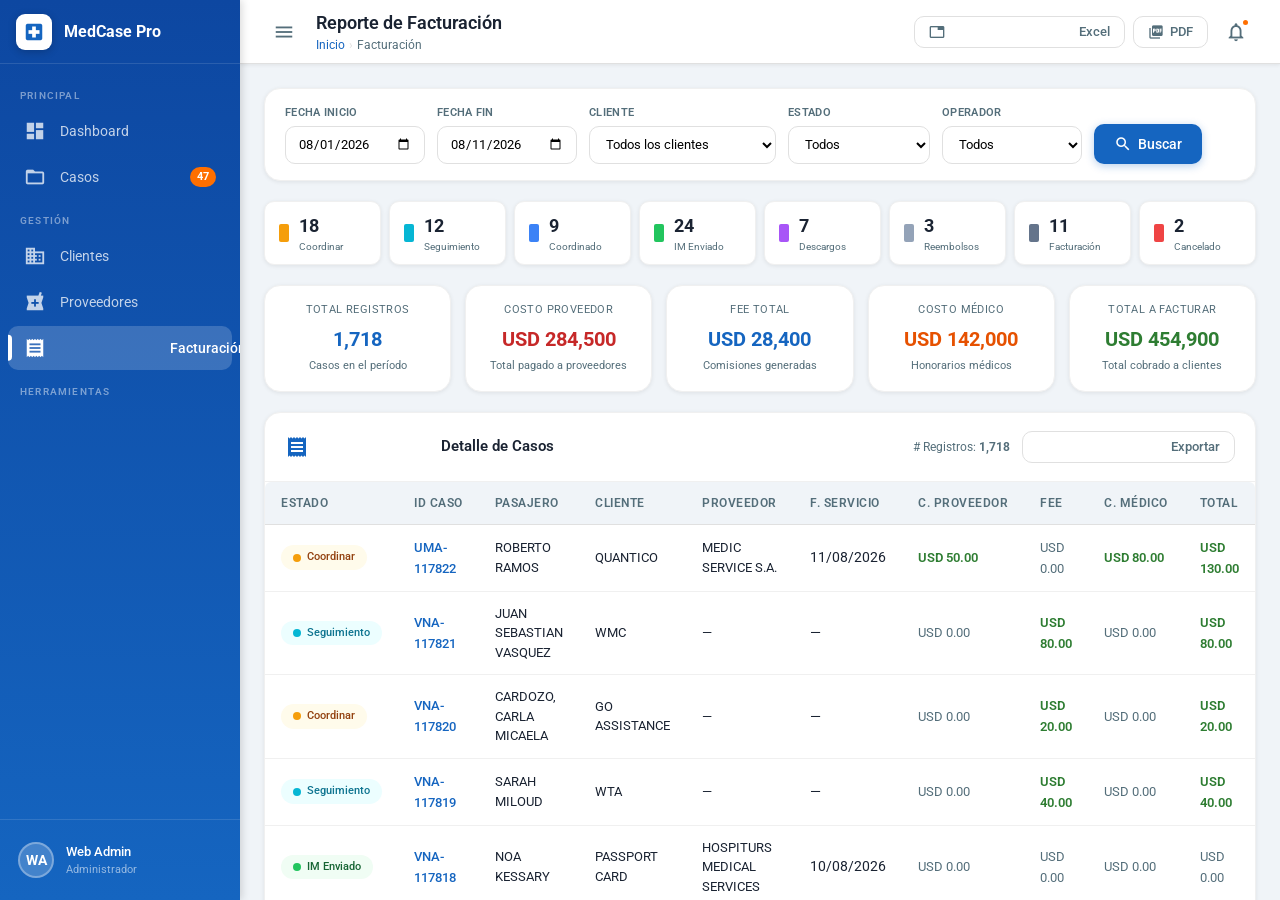
<file: Docs/facturacion.html>
<!DOCTYPE html>
<html lang="es">
<head>
  <meta charset="UTF-8">
  <meta name="viewport" content="width=device-width, initial-scale=1.0">
  <title>MedCase Pro – Facturación</title>
  <link rel="preconnect" href="https://fonts.googleapis.com">
  <link href="https://fonts.googleapis.com/css2?family=Roboto:wght@300;400;500;700&display=swap" rel="stylesheet">
  <link href="https://fonts.googleapis.com/icon?family=Material+Icons" rel="stylesheet">
  <link rel="stylesheet" href="shared.css">
  <style>
    .summary-grid { display: grid; grid-template-columns: repeat(5, 1fr); gap: 14px; margin-bottom: 20px; }
    .sum-card {
      background: var(--surface);
      border-radius: var(--radius-lg);
      padding: 16px;
      box-shadow: var(--shadow-sm);
      border: 1px solid var(--divider-light);
      text-align: center;
    }
    .sum-label { font-size: 11px; color: var(--text-secondary); text-transform: uppercase; letter-spacing: 0.4px; margin-bottom: 6px; }
    .sum-value { font-size: 20px; font-weight: 700; }
    .sum-sub { font-size: 11px; color: var(--text-secondary); margin-top: 4px; }
    .filter-bar {
      background: var(--surface);
      border-radius: var(--radius-lg);
      padding: 16px 20px;
      box-shadow: var(--shadow-sm);
      border: 1px solid var(--divider-light);
      display: flex;
      gap: 12px;
      align-items: flex-end;
      flex-wrap: wrap;
      margin-bottom: 20px;
    }
    .filter-group { display: flex; flex-direction: column; gap: 4px; }
    .filter-group label { font-size: 11px; font-weight: 600; text-transform: uppercase; letter-spacing: 0.3px; color: var(--text-secondary); }
    .filter-control {
      height: 38px;
      border: 1.5px solid var(--divider);
      border-radius: var(--radius-md);
      padding: 0 12px;
      font-size: 13px;
      font-family: Roboto, sans-serif;
      background: white;
      outline: none;
      transition: border-color 0.2s;
      min-width: 140px;
    }
    .filter-control:focus { border-color: var(--primary); }
    .amount-positive { color: var(--success); font-weight: 600; }
    .amount-zero { color: var(--text-secondary); }
    .amount-negative { color: var(--error); font-weight: 600; }
    .total-row td { font-weight: 700; background: var(--primary-50); font-size: 13px; }
    @media (max-width: 900px) { .summary-grid { grid-template-columns: repeat(3, 1fr); } }
    @media (max-width: 600px) { .summary-grid { grid-template-columns: repeat(2, 1fr); } }
  </style>
</head>
<body>
<div class="app-shell">
  <aside class="sidebar" id="sidebar">
    <div class="sidebar-brand" onclick="toggleSidebar()"><div class="brand-icon"><span class="material-icons">local_hospital</span></div><span class="brand-text">MedCase Pro</span></div>
    <nav class="sidebar-nav">
      <div class="nav-section-label">Principal</div>
      <div class="nav-item" onclick="go('dashboard.html')"><span class="material-icons">dashboard</span><span class="nav-label">Dashboard</span></div>
      <div class="nav-item" onclick="go('casos-lista.html')"><span class="material-icons">folder_open</span><span class="nav-label">Casos</span><span class="nav-badge">47</span></div>
      <div class="nav-section-label">Gestión</div>
      <div class="nav-item" onclick="go('clientes.html')"><span class="material-icons">business</span><span class="nav-label">Clientes</span></div>
      <div class="nav-item" onclick="go('proveedores.html')"><span class="material-icons">local_pharmacy</span><span class="nav-label">Proveedores</span></div>
      <div class="nav-item active"><span class="material-icons">receipt_long</span><span class="nav-label">Facturación</span></div>
      <div class="nav-section-label">Herramientas</div>
      <div class="nav-item" onclick="go('administracion.html')"><span class="material-icons">admin_panel_settings</span><span class="nav-label">Administración</span></div>
    </nav>
    <div class="sidebar-bottom"><div class="user-card"><div class="user-avatar">WA</div><div class="user-info"><div class="user-name">Web Admin</div><div class="user-role">Administrador</div></div></div></div>
  </aside>

  <div class="main-area">
    <header class="header">
      <button class="header-toggle" onclick="toggleSidebar()"><span class="material-icons">menu</span></button>
      <div><div class="page-title">Reporte de Facturación</div><div class="breadcrumb"><a href="dashboard.html">Inicio</a><span class="sep">›</span><span>Facturación</span></div></div>
      <div style="flex:1"></div>
      <div class="header-actions">
        <button class="btn btn-outline btn-sm" onclick="exportExcel()"><span class="material-icons">table_chart</span>Excel</button>
        <button class="btn btn-outline btn-sm" onclick="exportPDF()"><span class="material-icons">picture_as_pdf</span>PDF</button>
        <button class="icon-btn"><span class="material-icons">notifications_none</span><span class="notif-dot"></span></button>
      </div>
    </header>

    <main class="content">
      <!-- Filtros -->
      <div class="filter-bar">
        <div class="filter-group">
          <label>Fecha Inicio</label>
          <input type="date" class="filter-control" value="2026-08-01" onchange="applyFilters()">
        </div>
        <div class="filter-group">
          <label>Fecha Fin</label>
          <input type="date" class="filter-control" value="2026-08-11" onchange="applyFilters()">
        </div>
        <div class="filter-group">
          <label>Cliente</label>
          <select class="filter-control" onchange="applyFilters()">
            <option value="">Todos los clientes</option>
            <option>QUANTICO</option>
            <option>WMC</option>
            <option>GO ASSISTANCE</option>
            <option>WTA</option>
            <option>PASSPORT CARD</option>
            <option>INTERMAC ASSISTANCE</option>
          </select>
        </div>
        <div class="filter-group">
          <label>Estado</label>
          <select class="filter-control" onchange="applyFilters()">
            <option value="">Todos</option>
            <option>Coordinar</option>
            <option>Seguimiento</option>
            <option>Caso Coordinado</option>
            <option>IM Enviado</option>
            <option>Descargos</option>
            <option>Reembolsos</option>
            <option>Facturación</option>
            <option>Cancelado</option>
          </select>
        </div>
        <div class="filter-group">
          <label>Operador</label>
          <select class="filter-control" onchange="applyFilters()">
            <option value="">Todos</option>
            <option>webadmin</option>
            <option>luisgonzalez</option>
            <option>mariabriceno</option>
          </select>
        </div>
        <button class="btn btn-primary" onclick="applyFilters()"><span class="material-icons">search</span>Buscar</button>
      </div>

      <!-- Estado pipeline (clickable) -->
      <div style="display:flex;gap:8px;margin-bottom:20px;flex-wrap:wrap">
        <div class="pipeline-item" style="flex:1;min-width:100px;background:var(--surface);border-radius:var(--radius-md);padding:10px 14px;display:flex;align-items:center;gap:10px;box-shadow:var(--shadow-sm);border:1px solid var(--divider-light);cursor:pointer" onclick="">
          <div style="width:10px;height:18px;border-radius:2px;background:var(--s-coordinar);flex-shrink:0"></div>
          <div><div style="font-size:18px;font-weight:700">18</div><div style="font-size:10px;color:var(--text-secondary)">Coordinar</div></div>
        </div>
        <div class="pipeline-item" style="flex:1;min-width:100px;background:var(--surface);border-radius:var(--radius-md);padding:10px 14px;display:flex;align-items:center;gap:10px;box-shadow:var(--shadow-sm);border:1px solid var(--divider-light);cursor:pointer">
          <div style="width:10px;height:18px;border-radius:2px;background:var(--s-seguimiento);flex-shrink:0"></div>
          <div><div style="font-size:18px;font-weight:700">12</div><div style="font-size:10px;color:var(--text-secondary)">Seguimiento</div></div>
        </div>
        <div class="pipeline-item" style="flex:1;min-width:100px;background:var(--surface);border-radius:var(--radius-md);padding:10px 14px;display:flex;align-items:center;gap:10px;box-shadow:var(--shadow-sm);border:1px solid var(--divider-light);cursor:pointer">
          <div style="width:10px;height:18px;border-radius:2px;background:var(--s-coordinado);flex-shrink:0"></div>
          <div><div style="font-size:18px;font-weight:700">9</div><div style="font-size:10px;color:var(--text-secondary)">Coordinado</div></div>
        </div>
        <div class="pipeline-item" style="flex:1;min-width:100px;background:var(--surface);border-radius:var(--radius-md);padding:10px 14px;display:flex;align-items:center;gap:10px;box-shadow:var(--shadow-sm);border:1px solid var(--divider-light);cursor:pointer">
          <div style="width:10px;height:18px;border-radius:2px;background:var(--s-enviado);flex-shrink:0"></div>
          <div><div style="font-size:18px;font-weight:700">24</div><div style="font-size:10px;color:var(--text-secondary)">IM Enviado</div></div>
        </div>
        <div class="pipeline-item" style="flex:1;min-width:100px;background:var(--surface);border-radius:var(--radius-md);padding:10px 14px;display:flex;align-items:center;gap:10px;box-shadow:var(--shadow-sm);border:1px solid var(--divider-light);cursor:pointer">
          <div style="width:10px;height:18px;border-radius:2px;background:var(--s-descargos);flex-shrink:0"></div>
          <div><div style="font-size:18px;font-weight:700">7</div><div style="font-size:10px;color:var(--text-secondary)">Descargos</div></div>
        </div>
        <div class="pipeline-item" style="flex:1;min-width:100px;background:var(--surface);border-radius:var(--radius-md);padding:10px 14px;display:flex;align-items:center;gap:10px;box-shadow:var(--shadow-sm);border:1px solid var(--divider-light);cursor:pointer">
          <div style="width:10px;height:18px;border-radius:2px;background:var(--s-reembolsos);flex-shrink:0"></div>
          <div><div style="font-size:18px;font-weight:700">3</div><div style="font-size:10px;color:var(--text-secondary)">Reembolsos</div></div>
        </div>
        <div class="pipeline-item" style="flex:1;min-width:100px;background:var(--surface);border-radius:var(--radius-md);padding:10px 14px;display:flex;align-items:center;gap:10px;box-shadow:var(--shadow-sm);border:1px solid var(--divider-light);cursor:pointer">
          <div style="width:10px;height:18px;border-radius:2px;background:var(--s-facturacion);flex-shrink:0"></div>
          <div><div style="font-size:18px;font-weight:700">11</div><div style="font-size:10px;color:var(--text-secondary)">Facturación</div></div>
        </div>
        <div class="pipeline-item" style="flex:1;min-width:100px;background:var(--surface);border-radius:var(--radius-md);padding:10px 14px;display:flex;align-items:center;gap:10px;box-shadow:var(--shadow-sm);border:1px solid var(--divider-light);cursor:pointer">
          <div style="width:10px;height:18px;border-radius:2px;background:var(--s-cancelado);flex-shrink:0"></div>
          <div><div style="font-size:18px;font-weight:700">2</div><div style="font-size:10px;color:var(--text-secondary)">Cancelado</div></div>
        </div>
      </div>

      <!-- Summary KPIs -->
      <div class="summary-grid">
        <div class="sum-card">
          <div class="sum-label">Total Registros</div>
          <div class="sum-value" style="color:var(--primary)" id="sumTotal">1,718</div>
          <div class="sum-sub">Casos en el período</div>
        </div>
        <div class="sum-card">
          <div class="sum-label">Costo Proveedor</div>
          <div class="sum-value" style="color:var(--error)" id="sumCostoProv">USD 284,500</div>
          <div class="sum-sub">Total pagado a proveedores</div>
        </div>
        <div class="sum-card">
          <div class="sum-label">Fee Total</div>
          <div class="sum-value" style="color:var(--primary)" id="sumFee">USD 28,400</div>
          <div class="sum-sub">Comisiones generadas</div>
        </div>
        <div class="sum-card">
          <div class="sum-label">Costo Médico</div>
          <div class="sum-value" style="color:var(--warning)" id="sumMedico">USD 142,000</div>
          <div class="sum-sub">Honorarios médicos</div>
        </div>
        <div class="sum-card">
          <div class="sum-label">Total a Facturar</div>
          <div class="sum-value" style="color:var(--success)" id="sumTotal2">USD 454,900</div>
          <div class="sum-sub">Total cobrado a clientes</div>
        </div>
      </div>

      <!-- Table -->
      <div class="card">
        <div class="card-header">
          <span class="material-icons" style="color:var(--primary)">receipt_long</span>
          <span class="card-title">Detalle de Casos</span>
          <span class="text-secondary text-xs"># Registros: <strong id="totalReg">1,718</strong></span>
          <button class="btn btn-sm btn-outline" onclick="exportExcel()"><span class="material-icons">download</span>Exportar</button>
        </div>
        <div class="table-container">
          <table>
            <thead>
              <tr>
                <th>Estado</th>
                <th>ID Caso</th>
                <th>Pasajero</th>
                <th>Cliente</th>
                <th>Proveedor</th>
                <th>F. Servicio</th>
                <th>C. Proveedor</th>
                <th>Fee</th>
                <th>C. Médico</th>
                <th>Total</th>
              </tr>
            </thead>
            <tbody id="billingTable">
            </tbody>
            <tfoot>
              <tr class="total-row" id="totalRow">
                <td colspan="6" style="text-align:right;padding-right:20px">TOTALES:</td>
                <td>USD 284,500</td>
                <td>USD 28,400</td>
                <td>USD 142,000</td>
                <td style="color:var(--success)">USD 454,900</td>
              </tr>
            </tfoot>
          </table>
        </div>
        <div class="card-footer" style="justify-content:space-between">
          <span class="text-sm text-secondary">Mostrando 10 de 1,718 registros</span>
          <div class="pagination">
            <button class="page-btn"><span class="material-icons">chevron_left</span></button>
            <button class="page-btn active">1</button>
            <button class="page-btn">2</button>
            <button class="page-btn">3</button>
            <span style="align-self:center;color:var(--text-secondary)">…</span>
            <button class="page-btn">172</button>
            <button class="page-btn"><span class="material-icons">chevron_right</span></button>
          </div>
        </div>
      </div>

    </main>
  </div>
</div>

<script>
const BILLING = [
  { status:'coordinar',   id:'UMA-117822', name:'ROBERTO RAMOS',         client:'QUANTICO',           prov:'MEDIC SERVICE S.A.',           fecha:'11/08/2026', cp:'50.00',   fee:'0.00', cm:'80.00', total:'130.00' },
  { status:'seguimiento', id:'VNA-117821', name:'JUAN SEBASTIAN VASQUEZ', client:'WMC',                prov:'—',                            fecha:'—',          cp:'0.00',    fee:'80.00',cm:'0.00',  total:'80.00'  },
  { status:'coordinar',   id:'VNA-117820', name:'CARDOZO, CARLA MICAELA', client:'GO ASSISTANCE',      prov:'—',                            fecha:'—',          cp:'0.00',    fee:'20.00',cm:'0.00',  total:'20.00'  },
  { status:'seguimiento', id:'VNA-117819', name:'SARAH MILOUD',           client:'WTA',                prov:'—',                            fecha:'—',          cp:'0.00',    fee:'40.00',cm:'0.00',  total:'40.00'  },
  { status:'enviado',     id:'VNA-117818', name:'NOA KESSARY',            client:'PASSPORT CARD',      prov:'HOSPITURS MEDICAL SERVICES',   fecha:'10/08/2026', cp:'0.00',    fee:'0.00', cm:'0.00',  total:'0.00'   },
  { status:'seguimiento', id:'VNA-117817', name:'MARCOS MEJIAS PALACIOS', client:'WMC',                prov:'CENTRO MÉDICO INTEGRAL VALE.', fecha:'10/08/2026', cp:'0.00',    fee:'60.00',cm:'0.00',  total:'60.00'  },
  { status:'coordinado',  id:'VNA-117816', name:'BRENDA DA SILVA COSTA',  client:'INTERMAC ASSISTANCE',prov:'GORAL ASSISTANCE USA',         fecha:'11/08/2026', cp:'0.00',    fee:'40.00',cm:'0.00',  total:'40.00'  },
  { status:'enviado',     id:'VNA-117815', name:'NATALIYA KHARCHUK',      client:'WTA',                prov:'SANATORIO CENTRO MÉDICO',      fecha:'10/08/2026', cp:'ARS 15000',fee:'60.00',cm:'120.00',total:'180.00'},
  { status:'facturacion', id:'VNA-117814', name:'OMAR ANTONIO CACERES',   client:'PASSPORT CARD',      prov:'HOSPITAL GENERAL NORTE',       fecha:'09/08/2026', cp:'250.00',  fee:'25.00',cm:'0.00',  total:'275.00' },
  { status:'descargos',   id:'VNA-117813', name:'EDITH PAULINA GARCIA',   client:'GO ASSISTANCE',      prov:'CLÍNICA SAN BORJA',            fecha:'09/08/2026', cp:'180.00',  fee:'18.00',cm:'50.00', total:'248.00' },
];

const statusMap = {
  coordinar:'status-coordinar',seguimiento:'status-seguimiento',coordinado:'status-coordinado',
  enviado:'status-enviado',descargos:'status-descargos',reembolsos:'status-reembolsos',
  facturacion:'status-facturacion',cancelado:'status-cancelado'
};
const statusLabel = {
  coordinar:'Coordinar',seguimiento:'Seguimiento',coordinado:'Coordinado',
  enviado:'IM Enviado',descargos:'Descargos',reembolsos:'Reembolsos',
  facturacion:'Facturación',cancelado:'Cancelado'
};

function renderBilling(data) {
  document.getElementById('billingTable').innerHTML = data.map(r => `
    <tr style="cursor:pointer" onclick="go('caso-detalle.html')">
      <td><span class="status-badge ${statusMap[r.status]}" style="font-size:11px"><span class="flag-dot"></span>${statusLabel[r.status]}</span></td>
      <td><span style="color:var(--primary);font-weight:500;font-size:13px">${r.id}</span></td>
      <td style="font-size:13px">${r.name}</td>
      <td style="font-size:13px">${r.client}</td>
      <td style="font-size:13px">${r.prov}</td>
      <td class="date-cell">${r.fecha}</td>
      <td><span class="${parseFloat(r.cp)>0?'amount-positive':'amount-zero'} text-sm">USD ${r.cp}</span></td>
      <td><span class="${parseFloat(r.fee)>0?'amount-positive':'amount-zero'} text-sm">USD ${r.fee}</span></td>
      <td><span class="${parseFloat(r.cm)>0?'amount-positive':'amount-zero'} text-sm">USD ${r.cm}</span></td>
      <td><span class="${parseFloat(r.total)>0?'amount-positive':'amount-zero'}" style="font-size:13px">USD ${r.total}</span></td>
    </tr>
  `).join('');
}

function applyFilters() { renderBilling(BILLING); }
function exportExcel() { alert('Exportando a Excel…'); }
function exportPDF() { alert('Generando PDF…'); }
function go(url) { window.location.href = url; }
function toggleSidebar() { document.getElementById('sidebar').classList.toggle('collapsed'); }

renderBilling(BILLING);
</script>
</body>
</html>
</file>
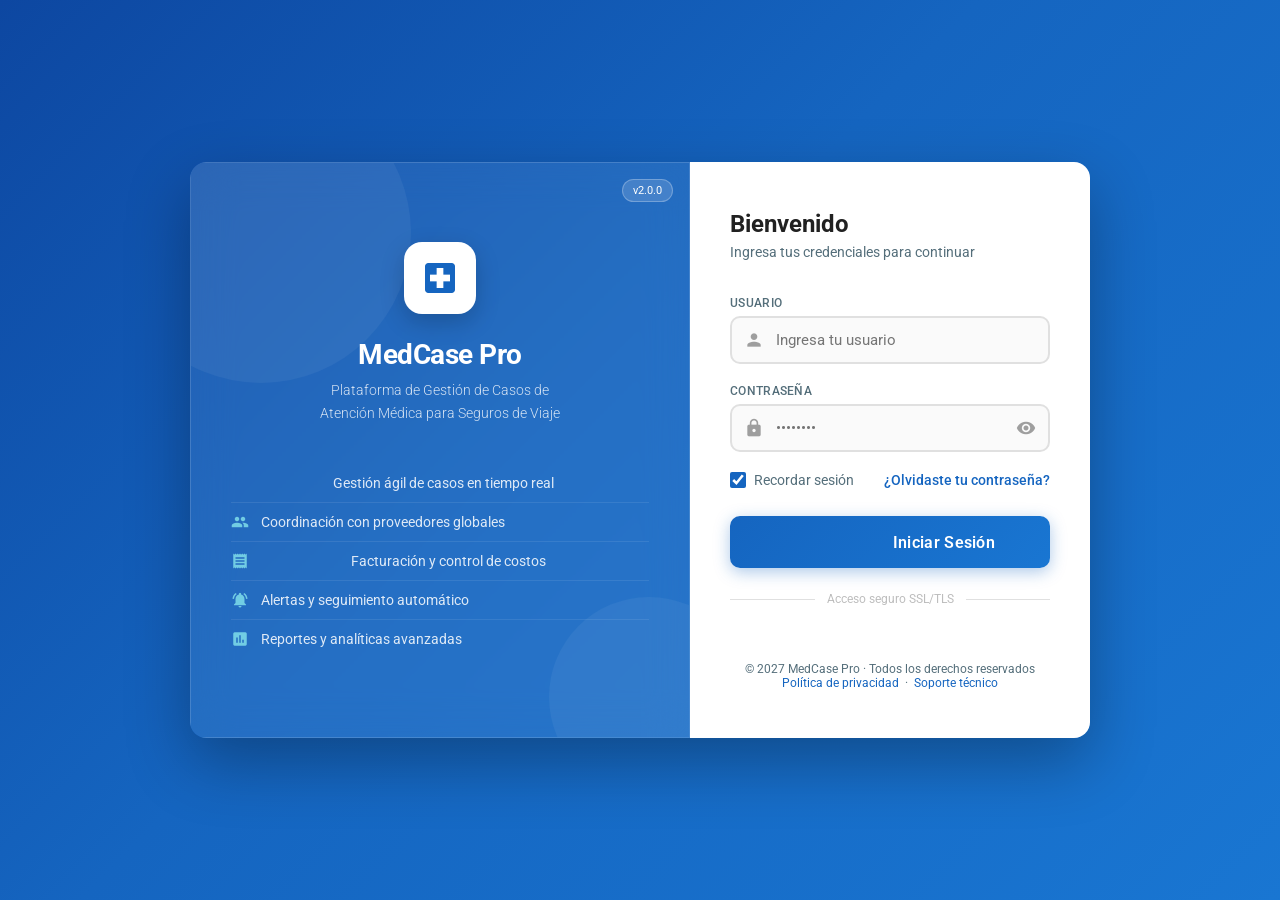
<file: docs/login.html>
<!DOCTYPE html>
<html lang="es">
<head>
  <meta charset="UTF-8">
  <meta name="viewport" content="width=device-width, initial-scale=1.0">
  <title>MedCase Pro – Iniciar Sesión</title>
  <link rel="preconnect" href="https://fonts.googleapis.com">
  <link href="https://fonts.googleapis.com/css2?family=Roboto:wght@300;400;500;700&display=swap" rel="stylesheet">
  <link href="https://fonts.googleapis.com/icon?family=Material+Icons" rel="stylesheet">
  <style>
    :root {
      --primary: #1565C0;
      --primary-dark: #0D47A1;
      --primary-50: #E3F2FD;
      --accent: #FF6F00;
      --error: #D32F2F;
      --surface: #FFFFFF;
      --bg: #F0F4F8;
      --text-primary: #212121;
      --text-secondary: #546E7A;
    }
    * { box-sizing: border-box; margin: 0; padding: 0; }
    body {
      font-family: 'Roboto', sans-serif;
      background: linear-gradient(135deg, #0D47A1 0%, #1565C0 45%, #1976D2 100%);
      min-height: 100vh;
      display: flex;
      align-items: center;
      justify-content: center;
      padding: 16px;
    }
    .login-container {
      display: flex;
      width: 100%;
      max-width: 900px;
      min-height: 540px;
      border-radius: 16px;
      overflow: hidden;
      box-shadow: 0 24px 64px rgba(0,0,0,0.3);
    }
    /* Left panel */
    .login-left {
      flex: 1;
      background: rgba(255,255,255,0.07);
      backdrop-filter: blur(20px);
      border: 1px solid rgba(255,255,255,0.15);
      display: flex;
      flex-direction: column;
      align-items: center;
      justify-content: center;
      padding: 48px 40px;
      color: white;
      position: relative;
      overflow: hidden;
    }
    .login-left::before {
      content: '';
      position: absolute;
      width: 300px; height: 300px;
      border-radius: 50%;
      background: rgba(255,255,255,0.05);
      top: -80px; left: -80px;
    }
    .login-left::after {
      content: '';
      position: absolute;
      width: 200px; height: 200px;
      border-radius: 50%;
      background: rgba(255,255,255,0.05);
      bottom: -60px; right: -60px;
    }
    .brand-logo {
      width: 72px; height: 72px;
      background: white;
      border-radius: 18px;
      display: flex;
      align-items: center;
      justify-content: center;
      margin-bottom: 24px;
      box-shadow: 0 8px 24px rgba(0,0,0,0.2);
      position: relative; z-index: 1;
    }
    .brand-logo .material-icons { font-size: 40px; color: var(--primary); }
    .brand-name {
      font-size: 28px;
      font-weight: 700;
      letter-spacing: -0.5px;
      margin-bottom: 8px;
      position: relative; z-index: 1;
    }
    .brand-tagline {
      font-size: 14px;
      font-weight: 300;
      opacity: 0.8;
      text-align: center;
      line-height: 1.6;
      max-width: 240px;
      position: relative; z-index: 1;
    }
    .features-list {
      margin-top: 40px;
      list-style: none;
      width: 100%;
      position: relative; z-index: 1;
    }
    .features-list li {
      display: flex;
      align-items: center;
      gap: 12px;
      padding: 10px 0;
      font-size: 14px;
      opacity: 0.85;
      border-bottom: 1px solid rgba(255,255,255,0.1);
    }
    .features-list li:last-child { border-bottom: none; }
    .features-list .material-icons { font-size: 18px; color: #80DEEA; }
    /* Right panel */
    .login-right {
      width: 400px;
      background: white;
      padding: 48px 40px;
      display: flex;
      flex-direction: column;
      justify-content: center;
    }
    .login-title { font-size: 24px; font-weight: 700; color: var(--text-primary); margin-bottom: 6px; }
    .login-subtitle { font-size: 14px; color: var(--text-secondary); margin-bottom: 36px; }
    .form-group { margin-bottom: 20px; }
    .form-label {
      display: block;
      font-size: 12px;
      font-weight: 500;
      color: var(--text-secondary);
      margin-bottom: 6px;
      letter-spacing: 0.3px;
      text-transform: uppercase;
    }
    .form-input {
      width: 100%;
      height: 48px;
      border: 2px solid #E0E0E0;
      border-radius: 10px;
      padding: 0 16px 0 44px;
      font-size: 15px;
      font-family: 'Roboto', sans-serif;
      color: var(--text-primary);
      transition: all 0.2s;
      background: #FAFAFA;
      outline: none;
    }
    .form-input:focus { border-color: var(--primary); background: white; box-shadow: 0 0 0 4px rgba(21,101,192,0.1); }
    .input-wrapper { position: relative; }
    .input-icon {
      position: absolute;
      left: 14px; top: 50%;
      transform: translateY(-50%);
      color: #9E9E9E;
      font-size: 20px;
    }
    .input-icon-right {
      position: absolute;
      right: 14px; top: 50%;
      transform: translateY(-50%);
      color: #9E9E9E;
      font-size: 20px;
      cursor: pointer;
      transition: color 0.2s;
    }
    .input-icon-right:hover { color: var(--primary); }
    .form-row {
      display: flex;
      align-items: center;
      justify-content: space-between;
      margin-bottom: 28px;
    }
    .checkbox-label {
      display: flex;
      align-items: center;
      gap: 8px;
      font-size: 14px;
      color: var(--text-secondary);
      cursor: pointer;
    }
    .checkbox-label input[type="checkbox"] {
      width: 16px; height: 16px;
      accent-color: var(--primary);
      cursor: pointer;
    }
    .forgot-link {
      font-size: 14px;
      color: var(--primary);
      text-decoration: none;
      font-weight: 500;
    }
    .forgot-link:hover { text-decoration: underline; }
    .btn-login {
      width: 100%;
      height: 52px;
      background: linear-gradient(135deg, #1565C0, #1976D2);
      color: white;
      border: none;
      border-radius: 10px;
      font-size: 16px;
      font-weight: 600;
      font-family: 'Roboto', sans-serif;
      cursor: pointer;
      transition: all 0.25s;
      display: flex;
      align-items: center;
      justify-content: center;
      gap: 8px;
      box-shadow: 0 4px 16px rgba(21,101,192,0.35);
      letter-spacing: 0.3px;
    }
    .btn-login:hover { transform: translateY(-2px); box-shadow: 0 8px 24px rgba(21,101,192,0.45); }
    .btn-login:active { transform: translateY(0); }
    .btn-login .material-icons { font-size: 20px; }
    .divider {
      display: flex;
      align-items: center;
      gap: 12px;
      margin: 24px 0;
      color: #BDBDBD;
      font-size: 12px;
    }
    .divider::before, .divider::after {
      content: '';
      flex: 1;
      height: 1px;
      background: #E0E0E0;
    }
    .login-footer {
      margin-top: 32px;
      text-align: center;
      font-size: 12px;
      color: var(--text-secondary);
    }
    .error-msg {
      display: none;
      background: #FFEBEE;
      border: 1px solid #FFCDD2;
      border-radius: 8px;
      padding: 12px 16px;
      font-size: 13px;
      color: var(--error);
      margin-bottom: 20px;
      align-items: center;
      gap: 8px;
    }
    .error-msg.show { display: flex; }
    .badge-version {
      position: absolute;
      top: 16px; right: 16px;
      background: rgba(255,255,255,0.15);
      color: white;
      font-size: 11px;
      padding: 4px 10px;
      border-radius: 20px;
      border: 1px solid rgba(255,255,255,0.25);
    }
    @media (max-width: 680px) {
      .login-left { display: none; }
      .login-right { width: 100%; }
    }
  </style>
</head>
<body>
  <div class="login-container">
    <!-- Left Brand Panel -->
    <div class="login-left">
      <span class="badge-version">v2.0.0</span>
      <div class="brand-logo">
        <span class="material-icons">local_hospital</span>
      </div>
      <div class="brand-name">MedCase Pro</div>
      <div class="brand-tagline">Plataforma de Gestión de Casos de Atención Médica para Seguros de Viaje</div>
      <ul class="features-list">
        <li><span class="material-icons">speed</span> Gestión ágil de casos en tiempo real</li>
        <li><span class="material-icons">people</span> Coordinación con proveedores globales</li>
        <li><span class="material-icons">receipt_long</span> Facturación y control de costos</li>
        <li><span class="material-icons">notifications_active</span> Alertas y seguimiento automático</li>
        <li><span class="material-icons">insert_chart</span> Reportes y analíticas avanzadas</li>
      </ul>
    </div>

    <!-- Right Login Form -->
    <div class="login-right">
      <div class="login-title">Bienvenido</div>
      <div class="login-subtitle">Ingresa tus credenciales para continuar</div>

      <div class="error-msg" id="errorMsg">
        <span class="material-icons">error_outline</span>
        Usuario o contraseña incorrectos. Intenta nuevamente.
      </div>

      <form onsubmit="handleLogin(event)">
        <div class="form-group">
          <label class="form-label">Usuario</label>
          <div class="input-wrapper">
            <span class="material-icons input-icon">person</span>
            <input type="text" class="form-input" id="username" placeholder="Ingresa tu usuario" autocomplete="username">
          </div>
        </div>

        <div class="form-group">
          <label class="form-label">Contraseña</label>
          <div class="input-wrapper">
            <span class="material-icons input-icon">lock</span>
            <input type="password" class="form-input" id="password" placeholder="••••••••" autocomplete="current-password">
            <span class="material-icons input-icon-right" onclick="togglePassword()" id="eyeIcon">visibility</span>
          </div>
        </div>

        <div class="form-row">
          <label class="checkbox-label">
            <input type="checkbox" checked> Recordar sesión
          </label>
          <a href="#" class="forgot-link">¿Olvidaste tu contraseña?</a>
        </div>

        <button type="submit" class="btn-login">
          <span class="material-icons">login</span>
          Iniciar Sesión
        </button>
      </form>

      <div class="divider">Acceso seguro SSL/TLS</div>

      <div class="login-footer">
        © 2027 MedCase Pro · Todos los derechos reservados<br>
        <a href="#" style="color: var(--primary); text-decoration: none;">Política de privacidad</a> &nbsp;·&nbsp;
        <a href="#" style="color: var(--primary); text-decoration: none;">Soporte técnico</a>
      </div>
    </div>
  </div>

  <script>
    function togglePassword() {
      const input = document.getElementById('password');
      const icon = document.getElementById('eyeIcon');
      if (input.type === 'password') {
        input.type = 'text';
        icon.textContent = 'visibility_off';
      } else {
        input.type = 'password';
        icon.textContent = 'visibility';
      }
    }

    function handleLogin(e) {
      e.preventDefault();
      const user = document.getElementById('username').value;
      const pass = document.getElementById('password').value;
      const err = document.getElementById('errorMsg');
      if (user != '' && pass != '') {
        err.classList.remove('show');
        window.location.href = 'dashboard.html';
      } else {
        err.classList.add('show');
      }
    }
  </script>
</body>
</html>
</file>
<file: Docs/shared.css>
/* =====================================================
   MedCase Pro – Design System Compartido
   Stack: Angular PWA + Material Design 3
   ===================================================== */

/* ---------- Tokens ---------- */
:root {
  --primary:         #1565C0;
  --primary-light:   #1976D2;
  --primary-dark:    #0D47A1;
  --primary-50:      #E3F2FD;
  --primary-100:     #BBDEFB;
  --accent:          #FF6F00;
  --accent-light:    #FFA726;
  --success:         #2E7D32;
  --success-light:   #E8F5E9;
  --error:           #C62828;
  --error-light:     #FFEBEE;
  --warning:         #E65100;
  --warning-light:   #FFF3E0;
  --bg:              #F0F4F8;
  --bg-alt:          #E8EDF2;
  --surface:         #FFFFFF;
  --surface-2:       #FAFAFA;
  --text-primary:    #1A2332;
  --text-secondary:  #546E7A;
  --text-disabled:   #9E9E9E;
  --divider:         #E0E0E0;
  --divider-light:   #F0F0F0;
  --sidebar-w:       240px;
  --sidebar-w-col:   68px;
  --header-h:        64px;
  --radius-sm:       6px;
  --radius-md:       10px;
  --radius-lg:       16px;
  --radius-xl:       24px;
  --shadow-sm:       0 1px 4px rgba(0,0,0,0.08);
  --shadow-md:       0 4px 16px rgba(0,0,0,0.10);
  --shadow-lg:       0 8px 32px rgba(0,0,0,0.12);

  /* Case status colors (flag system) */
  --s-coordinar:     #F59E0B;
  --s-coordinar-bg:  #FFFBEB;
  --s-seguimiento:   #06B6D4;
  --s-seguimiento-bg:#ECFEFF;
  --s-coordinado:    #3B82F6;
  --s-coordinado-bg: #EFF6FF;
  --s-enviado:       #22C55E;
  --s-enviado-bg:    #F0FDF4;
  --s-descargos:     #A855F7;
  --s-descargos-bg:  #FAF5FF;
  --s-reembolsos:    #94A3B8;
  --s-reembolsos-bg: #F8FAFC;
  --s-facturacion:   #64748B;
  --s-facturacion-bg:#F1F5F9;
  --s-cancelado:     #EF4444;
  --s-cancelado-bg:  #FEF2F2;
}

/* ---------- Reset ---------- */
*, *::before, *::after { box-sizing: border-box; margin: 0; padding: 0; }
html { font-size: 16px; }
body {
  font-family: 'Roboto', sans-serif;
  background: var(--bg);
  color: var(--text-primary);
  line-height: 1.5;
}
a { text-decoration: none; color: inherit; }
button { cursor: pointer; border: none; font-family: inherit; }
input, select, textarea { font-family: inherit; }

/* ---------- App Shell ---------- */
.app-shell { display: flex; height: 100vh; overflow: hidden; }

/* ---------- Sidebar ---------- */
.sidebar {
  width: var(--sidebar-w);
  height: 100vh;
  background: linear-gradient(180deg, #0D47A1 0%, #1565C0 100%);
  display: flex;
  flex-direction: column;
  flex-shrink: 0;
  transition: width 0.3s cubic-bezier(0.4,0,0.2,1);
  overflow: hidden;
  position: relative;
  z-index: 100;
  box-shadow: 2px 0 8px rgba(0,0,0,0.15);
}
.sidebar.collapsed { width: var(--sidebar-w-col); }

.sidebar-brand {
  height: var(--header-h);
  display: flex;
  align-items: center;
  gap: 12px;
  padding: 0 16px;
  border-bottom: 1px solid rgba(255,255,255,0.12);
  flex-shrink: 0;
  cursor: pointer;
}
.brand-icon {
  width: 36px; height: 36px;
  background: white;
  border-radius: 9px;
  display: flex;
  align-items: center;
  justify-content: center;
  flex-shrink: 0;
  box-shadow: 0 2px 8px rgba(0,0,0,0.2);
}
.brand-icon .material-icons { font-size: 22px; color: var(--primary); }
.brand-text {
  color: white;
  font-size: 16px;
  font-weight: 700;
  white-space: nowrap;
  opacity: 1;
  transition: opacity 0.2s;
}
.sidebar.collapsed .brand-text { opacity: 0; width: 0; }

.sidebar-nav { flex: 1; overflow-y: auto; overflow-x: hidden; padding: 12px 0; }
.sidebar-nav::-webkit-scrollbar { width: 3px; }
.sidebar-nav::-webkit-scrollbar-thumb { background: rgba(255,255,255,0.2); border-radius: 2px; }

.nav-section-label {
  font-size: 10px;
  font-weight: 600;
  letter-spacing: 1.2px;
  text-transform: uppercase;
  color: rgba(255,255,255,0.45);
  padding: 12px 20px 4px;
  white-space: nowrap;
  overflow: hidden;
  transition: opacity 0.2s;
}
.sidebar.collapsed .nav-section-label { opacity: 0; }

.nav-item {
  display: flex;
  align-items: center;
  gap: 14px;
  padding: 11px 16px;
  color: rgba(255,255,255,0.75);
  cursor: pointer;
  transition: all 0.2s;
  border-radius: 10px;
  margin: 2px 8px;
  white-space: nowrap;
  position: relative;
}
.nav-item:hover { background: rgba(255,255,255,0.12); color: white; }
.nav-item.active { background: rgba(255,255,255,0.18); color: white; font-weight: 500; }
.nav-item.active::before {
  content: '';
  position: absolute;
  left: 0; top: 50%;
  transform: translateY(-50%);
  width: 4px; height: 60%;
  background: white;
  border-radius: 0 4px 4px 0;
}
.nav-item .material-icons { font-size: 22px; flex-shrink: 0; }
.nav-label { font-size: 14px; transition: opacity 0.2s; }
.sidebar.collapsed .nav-label { opacity: 0; width: 0; }
.nav-badge {
  margin-left: auto;
  background: var(--accent);
  color: white;
  font-size: 11px;
  font-weight: 700;
  padding: 2px 7px;
  border-radius: 12px;
  flex-shrink: 0;
  transition: opacity 0.2s;
}
.sidebar.collapsed .nav-badge { opacity: 0; }

.sidebar-bottom {
  border-top: 1px solid rgba(255,255,255,0.12);
  padding: 12px 8px;
}
.user-card {
  display: flex;
  align-items: center;
  gap: 12px;
  padding: 10px 10px;
  border-radius: 10px;
  cursor: pointer;
  transition: background 0.2s;
}
.user-card:hover { background: rgba(255,255,255,0.1); }
.user-avatar {
  width: 36px; height: 36px;
  border-radius: 50%;
  background: rgba(255,255,255,0.2);
  display: flex;
  align-items: center;
  justify-content: center;
  font-size: 14px;
  font-weight: 700;
  color: white;
  flex-shrink: 0;
  border: 2px solid rgba(255,255,255,0.3);
}
.user-info { overflow: hidden; }
.user-name { font-size: 13px; font-weight: 500; color: white; white-space: nowrap; overflow: hidden; text-overflow: ellipsis; }
.user-role { font-size: 11px; color: rgba(255,255,255,0.55); white-space: nowrap; }
.sidebar.collapsed .user-info { display: none; }

/* ---------- Main Area ---------- */
.main-area { flex: 1; display: flex; flex-direction: column; min-width: 0; overflow: hidden; }

/* ---------- Header ---------- */
.header {
  height: var(--header-h);
  background: var(--surface);
  border-bottom: 1px solid var(--divider);
  display: flex;
  align-items: center;
  gap: 12px;
  padding: 0 24px;
  flex-shrink: 0;
  box-shadow: var(--shadow-sm);
  z-index: 50;
}
.header-toggle {
  width: 40px; height: 40px;
  border-radius: 8px;
  display: flex;
  align-items: center;
  justify-content: center;
  cursor: pointer;
  transition: background 0.2s;
  color: var(--text-secondary);
  background: transparent;
}
.header-toggle:hover { background: var(--bg); color: var(--primary); }
.header-toggle .material-icons { font-size: 22px; }

.page-title {
  font-size: 18px;
  font-weight: 600;
  color: var(--text-primary);
  flex: 1;
}
.breadcrumb {
  font-size: 12px;
  color: var(--text-secondary);
  display: flex;
  align-items: center;
  gap: 4px;
}
.breadcrumb .sep { color: var(--divider); }
.breadcrumb a { color: var(--primary); }

.header-search {
  flex: 1;
  max-width: 380px;
  position: relative;
}
.header-search input {
  width: 100%;
  height: 40px;
  background: var(--bg);
  border: 1px solid var(--divider);
  border-radius: 20px;
  padding: 0 16px 0 40px;
  font-size: 14px;
  color: var(--text-primary);
  outline: none;
  transition: all 0.2s;
}
.header-search input:focus { border-color: var(--primary); background: white; box-shadow: 0 0 0 3px rgba(21,101,192,0.12); }
.header-search .search-icon {
  position: absolute;
  left: 12px; top: 50%;
  transform: translateY(-50%);
  font-size: 18px;
  color: var(--text-secondary);
}

.header-actions { display: flex; align-items: center; gap: 8px; }
.icon-btn {
  width: 40px; height: 40px;
  border-radius: 8px;
  display: flex;
  align-items: center;
  justify-content: center;
  cursor: pointer;
  transition: background 0.2s;
  color: var(--text-secondary);
  background: transparent;
  position: relative;
  border: none;
}
.icon-btn:hover { background: var(--bg); color: var(--primary); }
.icon-btn .material-icons { font-size: 22px; }
.notif-dot {
  position: absolute;
  top: 6px; right: 6px;
  width: 9px; height: 9px;
  background: var(--accent);
  border-radius: 50%;
  border: 2px solid white;
}

/* ---------- Content ---------- */
.content {
  flex: 1;
  overflow-y: auto;
  padding: 24px;
  overflow-x: hidden;
}
.content::-webkit-scrollbar { width: 6px; }
.content::-webkit-scrollbar-thumb { background: var(--divider); border-radius: 3px; }

/* ---------- Cards ---------- */
.card {
  background: var(--surface);
  border-radius: var(--radius-lg);
  box-shadow: var(--shadow-sm);
  border: 1px solid var(--divider-light);
}
.card-header {
  padding: 18px 20px;
  border-bottom: 1px solid var(--divider-light);
  display: flex;
  align-items: center;
  gap: 12px;
}
.card-title { font-size: 15px; font-weight: 600; color: var(--text-primary); flex: 1; }
.card-body { padding: 20px; }
.card-footer {
  padding: 12px 20px;
  border-top: 1px solid var(--divider-light);
  display: flex;
  align-items: center;
  gap: 8px;
}

/* ---------- Status Badges ---------- */
.status-badge {
  display: inline-flex;
  align-items: center;
  gap: 6px;
  padding: 4px 12px;
  border-radius: 20px;
  font-size: 12px;
  font-weight: 500;
  white-space: nowrap;
}
.status-badge .flag-dot { width: 8px; height: 8px; border-radius: 50%; flex-shrink: 0; }
.status-coordinar    { background: var(--s-coordinar-bg);    color: #92400E; }
.status-coordinar .flag-dot    { background: var(--s-coordinar); }
.status-seguimiento  { background: var(--s-seguimiento-bg);  color: #0E7490; }
.status-seguimiento .flag-dot  { background: var(--s-seguimiento); }
.status-coordinado   { background: var(--s-coordinado-bg);   color: #1E40AF; }
.status-coordinado .flag-dot   { background: var(--s-coordinado); }
.status-enviado      { background: var(--s-enviado-bg);      color: #166534; }
.status-enviado .flag-dot      { background: var(--s-enviado); }
.status-descargos    { background: var(--s-descargos-bg);    color: #6B21A8; }
.status-descargos .flag-dot    { background: var(--s-descargos); }
.status-reembolsos   { background: var(--s-reembolsos-bg);   color: #475569; }
.status-reembolsos .flag-dot   { background: var(--s-reembolsos); }
.status-facturacion  { background: var(--s-facturacion-bg);  color: #334155; }
.status-facturacion .flag-dot  { background: var(--s-facturacion); }
.status-cancelado    { background: var(--s-cancelado-bg);    color: #991B1B; }
.status-cancelado .flag-dot    { background: var(--s-cancelado); }

/* ---------- Buttons ---------- */
.btn {
  display: inline-flex;
  align-items: center;
  gap: 6px;
  padding: 0 20px;
  height: 40px;
  border-radius: var(--radius-md);
  font-size: 14px;
  font-weight: 500;
  font-family: 'Roboto', sans-serif;
  cursor: pointer;
  transition: all 0.2s;
  border: none;
  white-space: nowrap;
}
.btn .material-icons { font-size: 18px; }
.btn-primary { background: var(--primary); color: white; box-shadow: 0 2px 8px rgba(21,101,192,0.3); }
.btn-primary:hover { background: var(--primary-dark); box-shadow: 0 4px 16px rgba(21,101,192,0.4); transform: translateY(-1px); }
.btn-secondary { background: var(--primary-50); color: var(--primary); }
.btn-secondary:hover { background: var(--primary-100); }
.btn-outline { background: transparent; color: var(--text-secondary); border: 1px solid var(--divider); }
.btn-outline:hover { background: var(--bg); color: var(--text-primary); }
.btn-danger { background: var(--error-light); color: var(--error); }
.btn-danger:hover { background: #FFCDD2; }
.btn-success { background: var(--success-light); color: var(--success); }
.btn-icon { padding: 0; width: 40px; justify-content: center; }
.btn-sm { height: 32px; padding: 0 14px; font-size: 13px; }
.btn-sm .material-icons { font-size: 16px; }

/* ---------- Forms ---------- */
.form-section { margin-bottom: 24px; }
.form-section-title {
  font-size: 13px;
  font-weight: 600;
  color: var(--primary);
  text-transform: uppercase;
  letter-spacing: 0.6px;
  margin-bottom: 16px;
  padding-bottom: 8px;
  border-bottom: 2px solid var(--primary-50);
  display: flex;
  align-items: center;
  gap: 8px;
}
.form-section-title .material-icons { font-size: 16px; }
.form-grid { display: grid; gap: 16px; }
.form-grid-2 { grid-template-columns: repeat(2, 1fr); }
.form-grid-3 { grid-template-columns: repeat(3, 1fr); }
.form-grid-4 { grid-template-columns: repeat(4, 1fr); }
.form-col-2 { grid-column: span 2; }
.form-col-3 { grid-column: span 3; }
.form-col-4 { grid-column: span 4; }
.form-group { display: flex; flex-direction: column; gap: 5px; }
.form-label {
  font-size: 12px;
  font-weight: 500;
  color: var(--text-secondary);
  letter-spacing: 0.2px;
}
.form-label .required { color: var(--error); margin-left: 2px; }
.form-control {
  height: 42px;
  border: 1.5px solid var(--divider);
  border-radius: var(--radius-md);
  padding: 0 14px;
  font-size: 14px;
  font-family: 'Roboto', sans-serif;
  color: var(--text-primary);
  background: var(--surface);
  outline: none;
  transition: all 0.2s;
  width: 100%;
}
.form-control:focus { border-color: var(--primary); box-shadow: 0 0 0 3px rgba(21,101,192,0.1); }
.form-control:disabled { background: var(--bg); color: var(--text-disabled); }
textarea.form-control { height: auto; padding: 12px 14px; resize: vertical; }
select.form-control { cursor: pointer; }
.form-hint { font-size: 11px; color: var(--text-disabled); margin-top: 2px; }

/* ---------- Tables ---------- */
.table-container { overflow-x: auto; }
table { width: 100%; border-collapse: collapse; }
thead th {
  padding: 12px 16px;
  text-align: left;
  font-size: 12px;
  font-weight: 600;
  text-transform: uppercase;
  letter-spacing: 0.5px;
  color: var(--text-secondary);
  background: var(--bg);
  border-bottom: 1px solid var(--divider);
  white-space: nowrap;
}
thead th:first-child { border-radius: var(--radius-sm) 0 0 0; }
thead th:last-child { border-radius: 0 var(--radius-sm) 0 0; }
tbody tr { transition: background 0.15s; }
tbody tr:hover { background: var(--primary-50); }
tbody td {
  padding: 12px 16px;
  font-size: 14px;
  border-bottom: 1px solid var(--divider-light);
  vertical-align: middle;
}
tbody tr:last-child td { border-bottom: none; }

/* ---------- Pagination ---------- */
.pagination {
  display: flex;
  align-items: center;
  gap: 4px;
  justify-content: center;
  padding: 16px 0 8px;
}
.page-btn {
  width: 36px; height: 36px;
  border-radius: 8px;
  display: flex;
  align-items: center;
  justify-content: center;
  font-size: 14px;
  cursor: pointer;
  transition: all 0.2s;
  color: var(--text-secondary);
  background: transparent;
  border: 1px solid transparent;
}
.page-btn:hover { background: var(--bg); color: var(--primary); }
.page-btn.active { background: var(--primary); color: white; border-color: var(--primary); font-weight: 600; }
.page-btn .material-icons { font-size: 18px; }

/* ---------- Chips ---------- */
.chip {
  display: inline-flex;
  align-items: center;
  gap: 4px;
  padding: 4px 10px;
  background: var(--bg);
  border: 1px solid var(--divider);
  border-radius: 20px;
  font-size: 12px;
  color: var(--text-secondary);
  cursor: pointer;
  transition: all 0.2s;
  white-space: nowrap;
}
.chip:hover, .chip.active { background: var(--primary-50); border-color: var(--primary-100); color: var(--primary); }
.chip .material-icons { font-size: 14px; }

/* ---------- Stats / KPI Cards ---------- */
.kpi-grid { display: grid; grid-template-columns: repeat(4, 1fr); gap: 16px; margin-bottom: 24px; }
.kpi-card {
  background: var(--surface);
  border-radius: var(--radius-lg);
  padding: 20px;
  display: flex;
  flex-direction: column;
  gap: 8px;
  box-shadow: var(--shadow-sm);
  border: 1px solid var(--divider-light);
  position: relative;
  overflow: hidden;
}
.kpi-card::after {
  content: '';
  position: absolute;
  top: 0; left: 0; right: 0;
  height: 4px;
  border-radius: var(--radius-lg) var(--radius-lg) 0 0;
}
.kpi-card.c-amber::after  { background: var(--s-coordinar); }
.kpi-card.c-cyan::after   { background: var(--s-seguimiento); }
.kpi-card.c-green::after  { background: var(--s-enviado); }
.kpi-card.c-red::after    { background: var(--s-cancelado); }
.kpi-card.c-blue::after   { background: var(--primary); }
.kpi-icon {
  width: 44px; height: 44px;
  border-radius: 12px;
  display: flex;
  align-items: center;
  justify-content: center;
}
.kpi-icon .material-icons { font-size: 24px; }
.kpi-icon.amber  { background: #FFF8E1; color: #F59E0B; }
.kpi-icon.cyan   { background: #E0F7FA; color: #06B6D4; }
.kpi-icon.green  { background: var(--success-light); color: var(--success); }
.kpi-icon.red    { background: var(--error-light); color: var(--error); }
.kpi-icon.blue   { background: var(--primary-50); color: var(--primary); }
.kpi-value {
  font-size: 32px;
  font-weight: 700;
  color: var(--text-primary);
  line-height: 1;
}
.kpi-label { font-size: 13px; color: var(--text-secondary); }
.kpi-delta {
  font-size: 12px;
  display: flex;
  align-items: center;
  gap: 3px;
}
.kpi-delta .material-icons { font-size: 14px; }
.kpi-delta.up  { color: var(--success); }
.kpi-delta.down { color: var(--error); }

/* ---------- Alerts ---------- */
.alert {
  padding: 12px 16px;
  border-radius: var(--radius-md);
  font-size: 14px;
  display: flex;
  align-items: flex-start;
  gap: 10px;
  margin-bottom: 16px;
}
.alert .material-icons { font-size: 18px; flex-shrink: 0; margin-top: 1px; }
.alert-info { background: var(--primary-50); color: #1E40AF; border: 1px solid var(--primary-100); }
.alert-success { background: var(--success-light); color: var(--success); border: 1px solid #C8E6C9; }
.alert-warning { background: var(--warning-light); color: var(--warning); border: 1px solid #FFE0B2; }
.alert-error { background: var(--error-light); color: var(--error); border: 1px solid #FFCDD2; }

/* ---------- Tooltip ---------- */
[data-tooltip] { position: relative; }
[data-tooltip]::after {
  content: attr(data-tooltip);
  position: absolute;
  bottom: calc(100% + 6px);
  left: 50%;
  transform: translateX(-50%);
  background: rgba(30,30,30,0.9);
  color: white;
  font-size: 12px;
  padding: 5px 10px;
  border-radius: 6px;
  white-space: nowrap;
  pointer-events: none;
  opacity: 0;
  transition: opacity 0.2s;
  z-index: 1000;
}
[data-tooltip]:hover::after { opacity: 1; }

/* ---------- Tabs ---------- */
.tabs {
  display: flex;
  gap: 0;
  border-bottom: 2px solid var(--divider);
  margin-bottom: 20px;
}
.tab-item {
  padding: 10px 20px;
  font-size: 14px;
  font-weight: 500;
  color: var(--text-secondary);
  cursor: pointer;
  position: relative;
  transition: color 0.2s;
  display: flex;
  align-items: center;
  gap: 6px;
  white-space: nowrap;
}
.tab-item:hover { color: var(--primary); }
.tab-item.active { color: var(--primary); }
.tab-item.active::after {
  content: '';
  position: absolute;
  bottom: -2px; left: 0; right: 0;
  height: 2px;
  background: var(--primary);
  border-radius: 2px 2px 0 0;
}
.tab-item .material-icons { font-size: 16px; }
.tab-count {
  font-size: 11px;
  background: var(--bg);
  color: var(--text-secondary);
  padding: 1px 6px;
  border-radius: 10px;
  font-weight: 600;
}
.tab-item.active .tab-count { background: var(--primary-50); color: var(--primary); }
.tab-panel { display: none; }
.tab-panel.active { display: block; }

/* ---------- Misc ---------- */
.flex { display: flex; }
.flex-col { flex-direction: column; }
.items-center { align-items: center; }
.justify-between { justify-content: space-between; }
.gap-2 { gap: 8px; }
.gap-3 { gap: 12px; }
.gap-4 { gap: 16px; }
.flex-1 { flex: 1; }
.mt-2 { margin-top: 8px; }
.mt-3 { margin-top: 12px; }
.mt-4 { margin-top: 16px; }
.mb-3 { margin-bottom: 12px; }
.mb-4 { margin-bottom: 16px; }
.text-sm { font-size: 13px; }
.text-xs { font-size: 12px; }
.text-secondary { color: var(--text-secondary); }
.text-primary-color { color: var(--primary); }
.font-medium { font-weight: 500; }
.font-semibold { font-weight: 600; }
.fw-bold { font-weight: 700; }
.truncate { overflow: hidden; text-overflow: ellipsis; white-space: nowrap; }

/* ---------- Responsive ---------- */
@media (max-width: 1024px) {
  .kpi-grid { grid-template-columns: repeat(2, 1fr); }
  .form-grid-4 { grid-template-columns: repeat(2, 1fr); }
  .form-grid-3 { grid-template-columns: repeat(2, 1fr); }
}
@media (max-width: 768px) {
  .sidebar { position: fixed; z-index: 200; transform: translateX(-100%); }
  .sidebar.mobile-open { transform: translateX(0); }
  .kpi-grid { grid-template-columns: repeat(2, 1fr); gap: 12px; }
  .content { padding: 16px; }
  .header { padding: 0 16px; }
}
@media (max-width: 480px) {
  .kpi-grid { grid-template-columns: 1fr 1fr; }
  .form-grid-2 { grid-template-columns: 1fr; }
  .form-col-2 { grid-column: span 1; }
}
</file>
